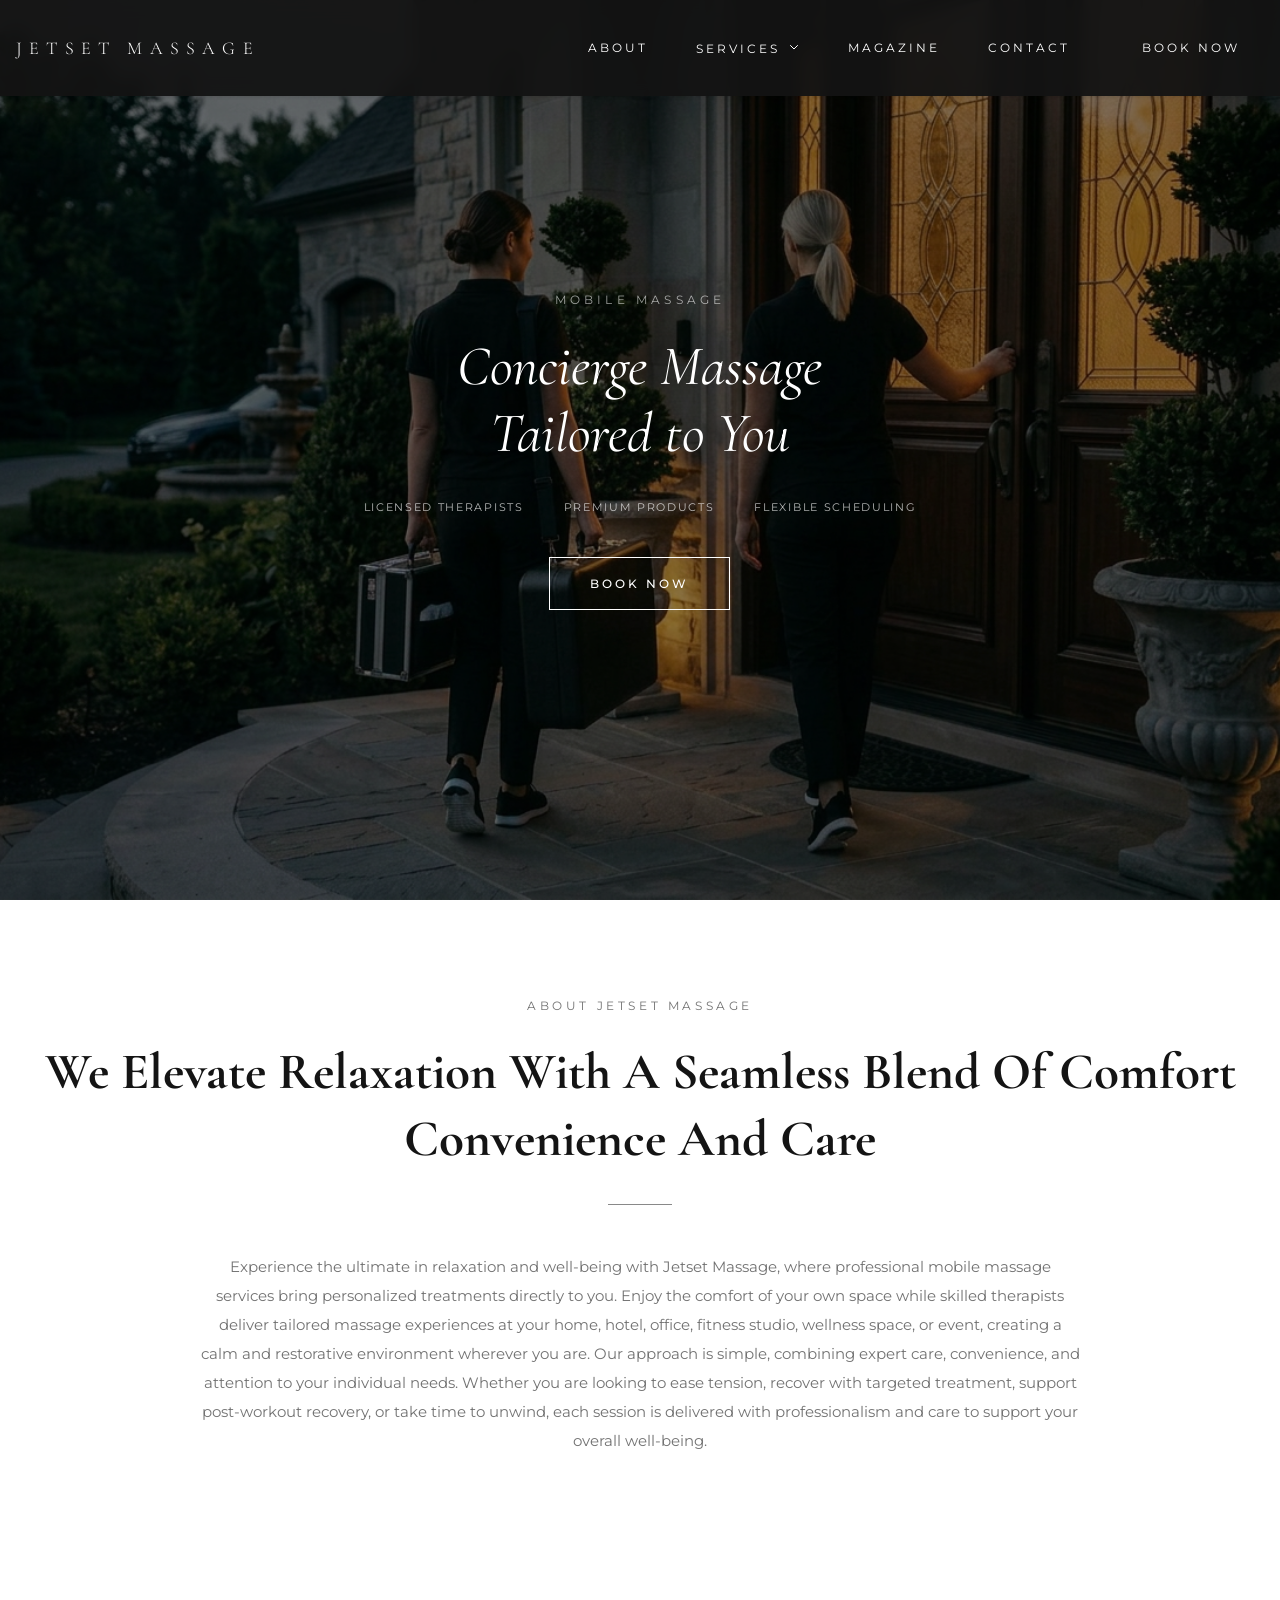
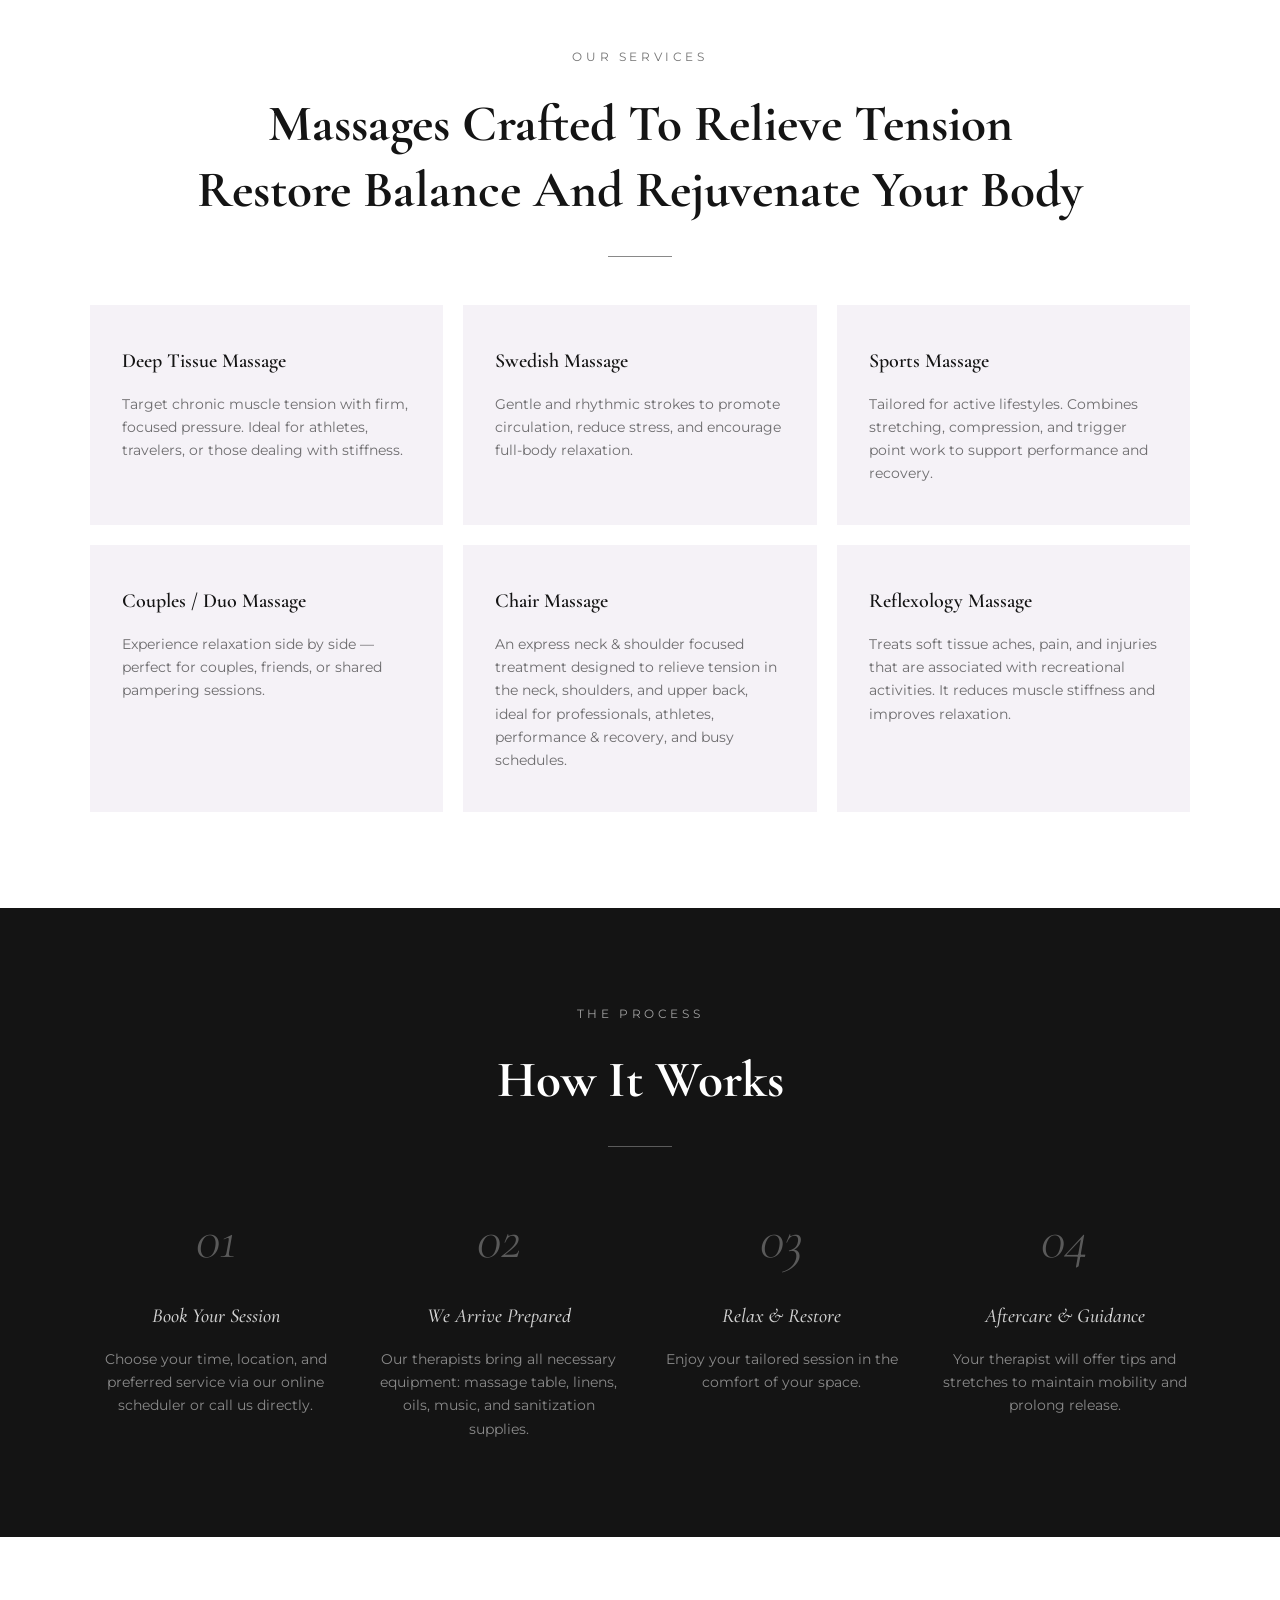
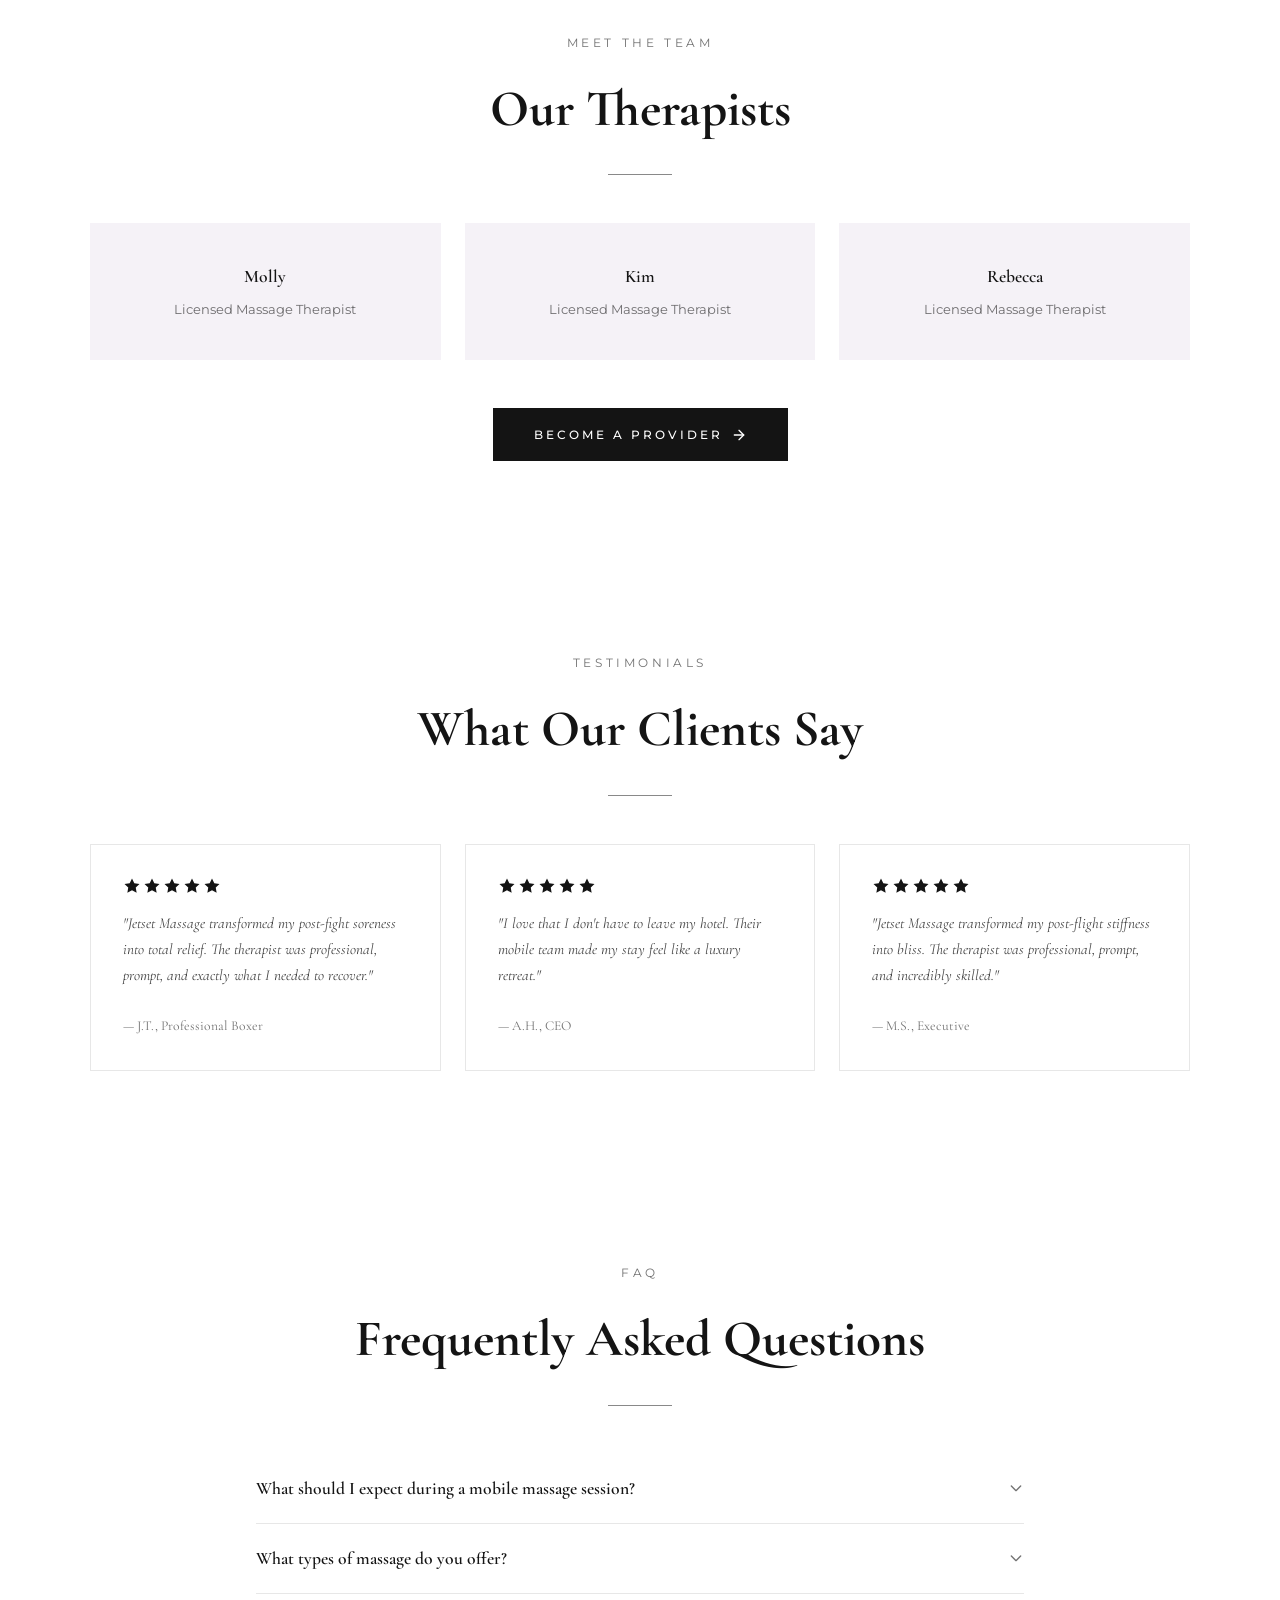
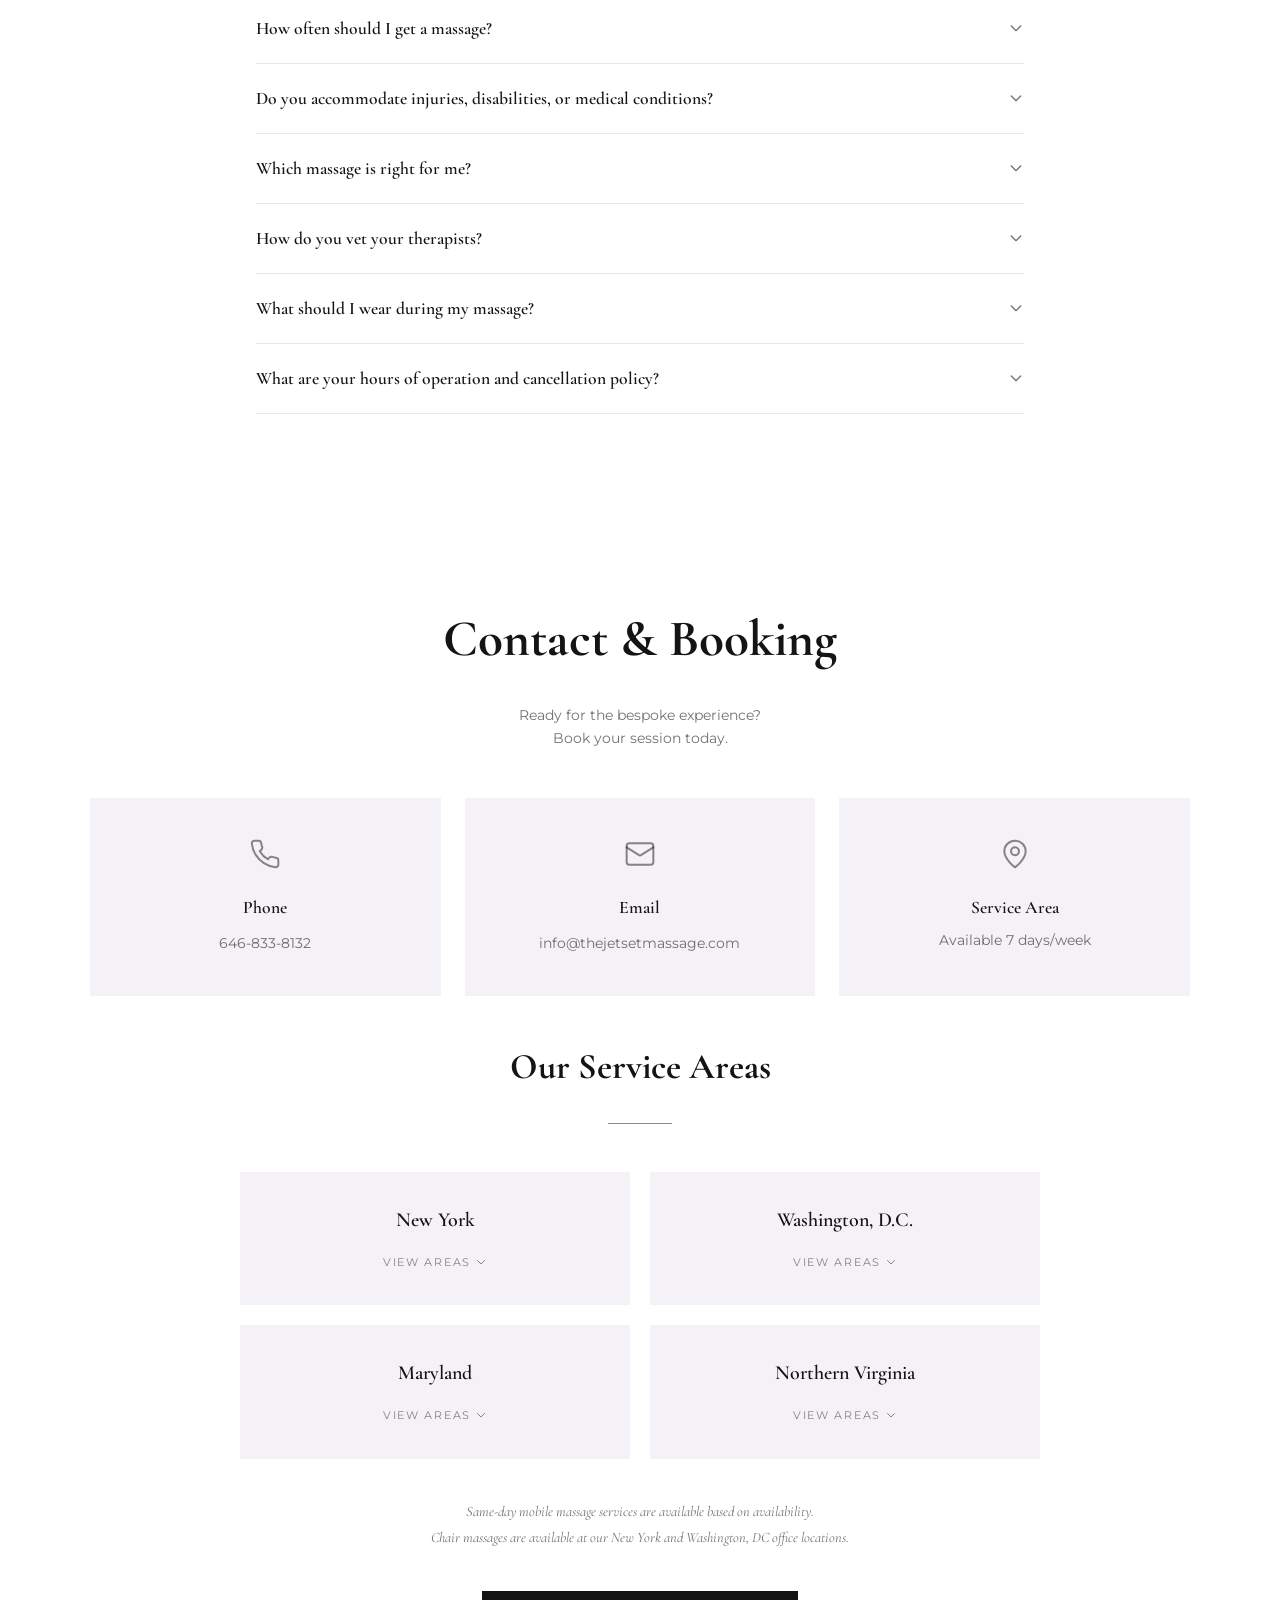
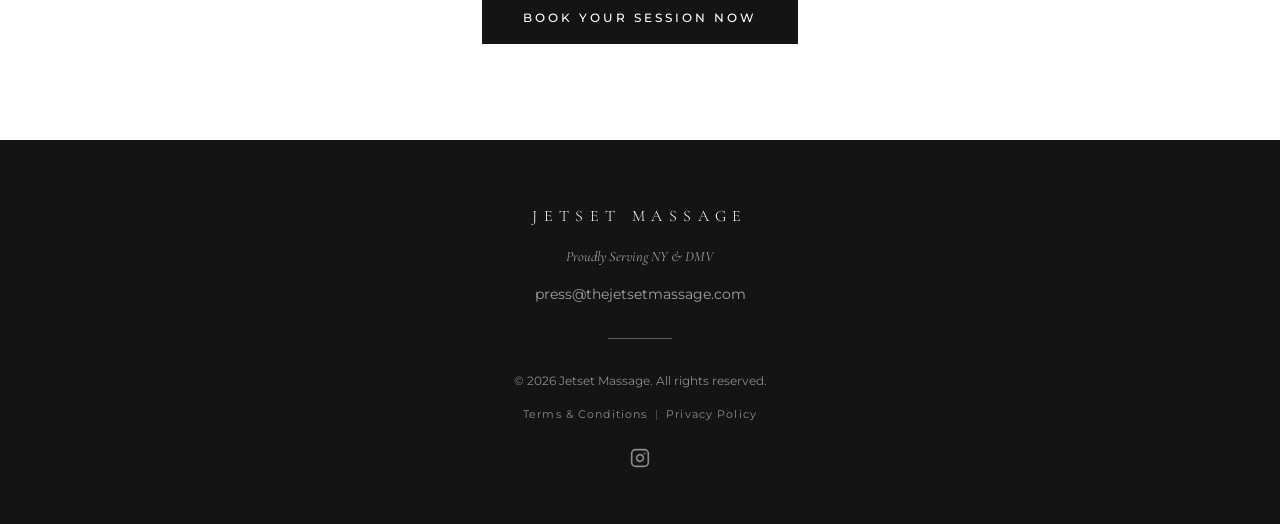
<file: index.html>
<!DOCTYPE html>
<html lang="en">
<head>
  <meta charset="UTF-8">
  <meta name="viewport" content="width=device-width, initial-scale=1.0">
  <title>Jetset Massage - Top Mobile Massage in NYC, Maryland, Virginia &amp; DC</title>
  <meta name="description" content="Top mobile massage services in New York City, Maryland, Northern Virginia & Washington DC. In-home, hotel & office massage by licensed therapists. Book today!">
  <meta name="author" content="Jetset Massage LLC">
  <meta name="keywords" content="mobile massage New York, massage therapist NYC, in-home massage Manhattan, hotel massage Brooklyn, massage Queens, mobile massage Washington DC, massage therapist Maryland, massage Northern Virginia, corporate massage DMV, mobile spa services, on-demand massage NYC, luxury massage DC">
  <meta property="og:title" content="Jetset Massage - Top Mobile Massage in NYC, Maryland, Virginia & DC">
  <meta property="og:description" content="Premium mobile massage services in New York, Maryland, Virginia & Washington DC. Licensed therapists deliver spa-quality massage to your home, hotel, or office.">
  <meta property="og:type" content="website">
  <meta name="twitter:card" content="summary_large_image">
  <meta name="twitter:title" content="Jetset Massage - Top Mobile Massage in NYC, Maryland, Virginia & DC">
  <meta name="twitter:description" content="Premium mobile massage services in New York, Maryland, Virginia & Washington DC. Licensed therapists deliver spa-quality massage to your home, hotel, or office.">
  <link rel="stylesheet" href="css/styles.css">
</head>
<body>

  <!-- Navbar -->
  <nav class="navbar">
    <div class="container">
      <a href="/" class="navbar-logo">Jetset Massage</a>
      <div class="navbar-links">
        <a href="#about">About</a>
        <div class="nav-dropdown">
          <button>Services <svg class="nav-chevron" fill="none" viewBox="0 0 24 24" stroke="currentColor"><path stroke-linecap="round" stroke-linejoin="round" stroke-width="2" d="M19 9l-7 7-7-7"/></svg></button>
          <div class="nav-dropdown-menu">
            <a href="services/deep-tissue-massage.html">Deep Tissue Massage</a>
            <a href="services/swedish-massage.html">Swedish Massage</a>
            <a href="services/sports-massage.html">Sports Massage</a>
            <a href="services/couples-massage.html">Couples / Duo Massage</a>
            <a href="services/chair-massage.html">Chair Massage</a>
            <a href="services/reflexology-massage.html">Reflexology Massage</a>
          </div>
        </div>
        <a href="https://magazine.thejetsetmassage.com" target="_blank" rel="noopener noreferrer">Magazine</a>
        <a href="#contact">Contact</a>
        <a href="services.html" class="btn-book">Book Now</a>
      </div>
      <button class="hamburger" aria-label="Toggle menu">
        <svg xmlns="http://www.w3.org/2000/svg" width="24" height="24" viewBox="0 0 24 24" fill="none" stroke="currentColor" stroke-width="2" stroke-linecap="round" stroke-linejoin="round"><line x1="3" y1="12" x2="21" y2="12"/><line x1="3" y1="6" x2="21" y2="6"/><line x1="3" y1="18" x2="21" y2="18"/></svg>
      </button>
    </div>
  </nav>

  <!-- Mobile Menu -->
  <div class="mobile-menu">
    <a href="#about">About</a>
    <button class="mobile-services-toggle">Services</button>
    <div class="mobile-services-sub">
      <a href="services/deep-tissue-massage.html">Deep Tissue Massage</a>
      <a href="services/swedish-massage.html">Swedish Massage</a>
      <a href="services/sports-massage.html">Sports Massage</a>
      <a href="services/couples-massage.html">Couples / Duo Massage</a>
      <a href="services/chair-massage.html">Chair Massage</a>
      <a href="services/reflexology-massage.html">Reflexology Massage</a>
    </div>
    <a href="https://magazine.thejetsetmassage.com" target="_blank" rel="noopener noreferrer">Magazine</a>
    <a href="#contact">Contact</a>
    <a href="services.html" class="btn-book" style="display:inline-block;text-align:center;margin-top:1rem;">Book Now</a>
  </div>

  <!-- Hero -->
  <section class="hero">
    <div class="hero-bg">
      <img src="assets/hero-massage.jpg" alt="Luxurious massage therapy environment" loading="eager">
    </div>
    <div class="hero-content">
      <p class="hero-label">Mobile Massage</p>
      <h1>Concierge Massage<br>Tailored to You</h1>
      <div class="hero-features">
        <span>Licensed Therapists</span>
        <span>Premium Products</span>
        <span>Flexible Scheduling</span>
      </div>
      <a href="services.html" class="btn-primary">Book Now</a>
    </div>
  </section>

  <!-- About -->
  <section class="about" id="about">
    <div class="container">
      <div class="fade-up">
        <p class="section-label">About Jetset Massage</p>
        <h2 class="section-title">We Elevate Relaxation With A Seamless Blend Of Comfort Convenience And Care</h2>
        <div class="section-divider"></div>
      </div>
      <p class="about-text fade-up">Experience the ultimate in relaxation and well-being with Jetset Massage, where professional mobile massage services bring personalized treatments directly to you. Enjoy the comfort of your own space while skilled therapists deliver tailored massage experiences at your home, hotel, office, fitness studio, wellness space, or event, creating a calm and restorative environment wherever you are. Our approach is simple, combining expert care, convenience, and attention to your individual needs. Whether you are looking to ease tension, recover with targeted treatment, support post-workout recovery, or take time to unwind, each session is delivered with professionalism and care to support your overall well-being.</p>
    </div>
  </section>

  <!-- Services -->
  <section id="services">
    <div class="container">
      <div class="fade-up">
        <p class="section-label">Our Services</p>
        <h2 class="section-title">Massages Crafted To Relieve Tension<br>Restore Balance And Rejuvenate Your Body</h2>
        <div class="section-divider"></div>
      </div>
      <div class="services-grid fade-up">
        <a href="services/deep-tissue-massage.html" class="service-card">
          <h3>Deep Tissue Massage</h3>
          <p>Target chronic muscle tension with firm, focused pressure. Ideal for athletes, travelers, or those dealing with stiffness.</p>
        </a>
        <a href="services/swedish-massage.html" class="service-card">
          <h3>Swedish Massage</h3>
          <p>Gentle and rhythmic strokes to promote circulation, reduce stress, and encourage full-body relaxation.</p>
        </a>
        <a href="services/sports-massage.html" class="service-card">
          <h3>Sports Massage</h3>
          <p>Tailored for active lifestyles. Combines stretching, compression, and trigger point work to support performance and recovery.</p>
        </a>
        <a href="services/couples-massage.html" class="service-card">
          <h3>Couples / Duo Massage</h3>
          <p>Experience relaxation side by side &mdash; perfect for couples, friends, or shared pampering sessions.</p>
        </a>
        <a href="services/chair-massage.html" class="service-card">
          <h3>Chair Massage</h3>
          <p>An express neck &amp; shoulder focused treatment designed to relieve tension in the neck, shoulders, and upper back, ideal for professionals, athletes, performance &amp; recovery, and busy schedules.</p>
        </a>
        <a href="services/reflexology-massage.html" class="service-card">
          <h3>Reflexology Massage</h3>
          <p>Treats soft tissue aches, pain, and injuries that are associated with recreational activities. It reduces muscle stiffness and improves relaxation.</p>
        </a>
      </div>
    </div>
  </section>

  <!-- How It Works -->
  <section class="how-it-works">
    <div class="container">
      <div class="fade-up">
        <p class="section-label">The Process</p>
        <h2 class="section-title">How It Works</h2>
        <div class="section-divider"></div>
      </div>
      <div class="steps-grid fade-up">
        <div class="step">
          <div class="step-number">01</div>
          <h3>Book Your Session</h3>
          <p>Choose your time, location, and preferred service via our online scheduler or call us directly.</p>
        </div>
        <div class="step">
          <div class="step-number">02</div>
          <h3>We Arrive Prepared</h3>
          <p>Our therapists bring all necessary equipment: massage table, linens, oils, music, and sanitization supplies.</p>
        </div>
        <div class="step">
          <div class="step-number">03</div>
          <h3>Relax &amp; Restore</h3>
          <p>Enjoy your tailored session in the comfort of your space.</p>
        </div>
        <div class="step">
          <div class="step-number">04</div>
          <h3>Aftercare &amp; Guidance</h3>
          <p>Your therapist will offer tips and stretches to maintain mobility and prolong release.</p>
        </div>
      </div>
    </div>
  </section>

  <!-- Therapists -->
  <section id="team">
    <div class="container">
      <div class="fade-up">
        <p class="section-label">Meet The Team</p>
        <h2 class="section-title">Our Therapists</h2>
        <div class="section-divider"></div>
      </div>
      <div class="therapists-slider fade-up">
        <div class="therapist-card">
          <h3>Molly</h3>
          <p>Licensed Massage Therapist</p>
        </div>
        <div class="therapist-card">
          <h3>Kim</h3>
          <p>Licensed Massage Therapist</p>
        </div>
        <div class="therapist-card">
          <h3>Rebecca</h3>
          <p>Licensed Massage Therapist</p>
        </div>
      </div>
      <a href="become-a-provider.html" class="btn-provider fade-up">Become a Provider <svg xmlns="http://www.w3.org/2000/svg" width="16" height="16" viewBox="0 0 24 24" fill="none" stroke="currentColor" stroke-width="2" stroke-linecap="round" stroke-linejoin="round"><path d="M5 12h14"/><path d="m12 5 7 7-7 7"/></svg></a>
    </div>
  </section>

  <!-- Testimonials -->
  <section>
    <div class="container">
      <div class="fade-up">
        <p class="section-label">Testimonials</p>
        <h2 class="section-title">What Our Clients Say</h2>
        <div class="section-divider"></div>
      </div>
      <div class="testimonials-grid fade-up">
        <div class="testimonial-card">
          <div class="stars">
            <svg viewBox="0 0 24 24"><path d="M12 2l3.09 6.26L22 9.27l-5 4.87 1.18 6.88L12 17.77l-6.18 3.25L7 14.14 2 9.27l6.91-1.01L12 2z"/></svg>
            <svg viewBox="0 0 24 24"><path d="M12 2l3.09 6.26L22 9.27l-5 4.87 1.18 6.88L12 17.77l-6.18 3.25L7 14.14 2 9.27l6.91-1.01L12 2z"/></svg>
            <svg viewBox="0 0 24 24"><path d="M12 2l3.09 6.26L22 9.27l-5 4.87 1.18 6.88L12 17.77l-6.18 3.25L7 14.14 2 9.27l6.91-1.01L12 2z"/></svg>
            <svg viewBox="0 0 24 24"><path d="M12 2l3.09 6.26L22 9.27l-5 4.87 1.18 6.88L12 17.77l-6.18 3.25L7 14.14 2 9.27l6.91-1.01L12 2z"/></svg>
            <svg viewBox="0 0 24 24"><path d="M12 2l3.09 6.26L22 9.27l-5 4.87 1.18 6.88L12 17.77l-6.18 3.25L7 14.14 2 9.27l6.91-1.01L12 2z"/></svg>
          </div>
          <blockquote>"Jetset Massage transformed my post-fight soreness into total relief. The therapist was professional, prompt, and exactly what I needed to recover."</blockquote>
          <cite>&mdash; J.T., Professional Boxer</cite>
        </div>
        <div class="testimonial-card">
          <div class="stars">
            <svg viewBox="0 0 24 24"><path d="M12 2l3.09 6.26L22 9.27l-5 4.87 1.18 6.88L12 17.77l-6.18 3.25L7 14.14 2 9.27l6.91-1.01L12 2z"/></svg>
            <svg viewBox="0 0 24 24"><path d="M12 2l3.09 6.26L22 9.27l-5 4.87 1.18 6.88L12 17.77l-6.18 3.25L7 14.14 2 9.27l6.91-1.01L12 2z"/></svg>
            <svg viewBox="0 0 24 24"><path d="M12 2l3.09 6.26L22 9.27l-5 4.87 1.18 6.88L12 17.77l-6.18 3.25L7 14.14 2 9.27l6.91-1.01L12 2z"/></svg>
            <svg viewBox="0 0 24 24"><path d="M12 2l3.09 6.26L22 9.27l-5 4.87 1.18 6.88L12 17.77l-6.18 3.25L7 14.14 2 9.27l6.91-1.01L12 2z"/></svg>
            <svg viewBox="0 0 24 24"><path d="M12 2l3.09 6.26L22 9.27l-5 4.87 1.18 6.88L12 17.77l-6.18 3.25L7 14.14 2 9.27l6.91-1.01L12 2z"/></svg>
          </div>
          <blockquote>"I love that I don't have to leave my hotel. Their mobile team made my stay feel like a luxury retreat."</blockquote>
          <cite>&mdash; A.H., CEO</cite>
        </div>
        <div class="testimonial-card">
          <div class="stars">
            <svg viewBox="0 0 24 24"><path d="M12 2l3.09 6.26L22 9.27l-5 4.87 1.18 6.88L12 17.77l-6.18 3.25L7 14.14 2 9.27l6.91-1.01L12 2z"/></svg>
            <svg viewBox="0 0 24 24"><path d="M12 2l3.09 6.26L22 9.27l-5 4.87 1.18 6.88L12 17.77l-6.18 3.25L7 14.14 2 9.27l6.91-1.01L12 2z"/></svg>
            <svg viewBox="0 0 24 24"><path d="M12 2l3.09 6.26L22 9.27l-5 4.87 1.18 6.88L12 17.77l-6.18 3.25L7 14.14 2 9.27l6.91-1.01L12 2z"/></svg>
            <svg viewBox="0 0 24 24"><path d="M12 2l3.09 6.26L22 9.27l-5 4.87 1.18 6.88L12 17.77l-6.18 3.25L7 14.14 2 9.27l6.91-1.01L12 2z"/></svg>
            <svg viewBox="0 0 24 24"><path d="M12 2l3.09 6.26L22 9.27l-5 4.87 1.18 6.88L12 17.77l-6.18 3.25L7 14.14 2 9.27l6.91-1.01L12 2z"/></svg>
          </div>
          <blockquote>"Jetset Massage transformed my post-flight stiffness into bliss. The therapist was professional, prompt, and incredibly skilled."</blockquote>
          <cite>&mdash; M.S., Executive</cite>
        </div>
      </div>
    </div>
  </section>

  <!-- FAQ -->
  <section id="faq">
    <div class="container">
      <div class="fade-up">
        <p class="section-label">FAQ</p>
        <h2 class="section-title">Frequently Asked Questions</h2>
        <div class="section-divider"></div>
      </div>
      <div class="faq-list fade-up">
        <div class="faq-item">
          <button class="faq-question">What should I expect during a mobile massage session? <svg fill="none" viewBox="0 0 24 24" stroke="currentColor"><path stroke-linecap="round" stroke-linejoin="round" stroke-width="2" d="M19 9l-7 7-7-7"/></svg></button>
          <div class="faq-answer"><p>Your therapist will arrive fully equipped with a professional massage table, fresh linens, and premium oils to create a serene, spa-like experience in your home, hotel, or preferred location. After a brief consultation to understand your needs, your therapist will step out to allow you to undress in privacy. Each session is fully customized to your preferences, with treatments typically lasting between 40 and 60 minutes.</p></div>
        </div>
        <div class="faq-item">
          <button class="faq-question">What types of massage do you offer? <svg fill="none" viewBox="0 0 24 24" stroke="currentColor"><path stroke-linecap="round" stroke-linejoin="round" stroke-width="2" d="M19 9l-7 7-7-7"/></svg></button>
          <div class="faq-answer"><p>Jetset Massage offers a curated selection of treatments, including Swedish massage, deep tissue, sports, and more. Every session is tailored to your body, your goals, and your level of comfort. All services are delivered by licensed professionals in a setting that feels effortless and indulgent.</p></div>
        </div>
        <div class="faq-item">
          <button class="faq-question">How often should I get a massage? <svg fill="none" viewBox="0 0 24 24" stroke="currentColor"><path stroke-linecap="round" stroke-linejoin="round" stroke-width="2" d="M19 9l-7 7-7-7"/></svg></button>
          <div class="faq-answer"><p>Frequency depends on your lifestyle and wellness goals. Many clients benefit from sessions every one to two weeks for stress management, recovery, and overall well-being. Consistency enhances results, whether you are maintaining relaxation or addressing chronic tension.</p></div>
        </div>
        <div class="faq-item">
          <button class="faq-question">Do you accommodate injuries, disabilities, or medical conditions? <svg fill="none" viewBox="0 0 24 24" stroke="currentColor"><path stroke-linecap="round" stroke-linejoin="round" stroke-width="2" d="M19 9l-7 7-7-7"/></svg></button>
          <div class="faq-answer"><p>Yes. Jetset Massage clients who use this service to book a massage on their own behalf should consult a physician (if needed) as to whether massage services is appropriate. In some cases, massage therapist may refuse to provide services for the client's safety and well-being.</p></div>
        </div>
        <div class="faq-item">
          <button class="faq-question">Which massage is right for me? <svg fill="none" viewBox="0 0 24 24" stroke="currentColor"><path stroke-linecap="round" stroke-linejoin="round" stroke-width="2" d="M19 9l-7 7-7-7"/></svg></button>
          <div class="faq-answer"><p>Our licensed therapists are trained to guide you. Whether you are looking to relax, recover, or target specific concerns, we will recommend the best treatment for you. From calming, restorative sessions to more therapeutic, deep pressure work, your experience is always personalized.</p></div>
        </div>
        <div class="faq-item">
          <button class="faq-question">How do you vet your therapists? <svg fill="none" viewBox="0 0 24 24" stroke="currentColor"><path stroke-linecap="round" stroke-linejoin="round" stroke-width="2" d="M19 9l-7 7-7-7"/></svg></button>
          <div class="faq-answer"><p>Every Jetset Massage therapist undergoes a rigorous selection process. This includes professional credential verification, background checks, and evaluation based on skill, experience, and client care standards.</p></div>
        </div>
        <div class="faq-item">
          <button class="faq-question">What should I wear during my massage? <svg fill="none" viewBox="0 0 24 24" stroke="currentColor"><path stroke-linecap="round" stroke-linejoin="round" stroke-width="2" d="M19 9l-7 7-7-7"/></svg></button>
          <div class="faq-answer"><p>Your comfort is our priority. Most clients choose to undress to their level of comfort, typically to underwear. You will always be professionally draped throughout the session, with only the area being worked on exposed. For hygiene and policy reasons, underwear is required on the lower body.</p></div>
        </div>
        <div class="faq-item">
          <button class="faq-question">What are your hours of operation and cancellation policy? <svg fill="none" viewBox="0 0 24 24" stroke="currentColor"><path stroke-linecap="round" stroke-linejoin="round" stroke-width="2" d="M19 9l-7 7-7-7"/></svg></button>
          <div class="faq-answer"><p>We are open daily from 10:00 a.m. to 8:00 p.m. Monday through Friday (last booking at 7:00 p.m.) and 10:00 a.m. to 6:00 p.m. on Saturday and Sunday (last booking at 5:00 p.m.). Event bookings have different hours and scheduling. Cancellations made more than 12 hours in advance are complimentary. Within 12 hours, a 50 percent fee applies, and within 1 hour, the session is charged in full. Rescheduling is complimentary up to 6 hours in advance, 25 percent within 6 to 1 hours, and 50 percent within 1 hour.</p></div>
        </div>
      </div>
    </div>
  </section>

  <!-- Contact & Booking -->
  <section class="contact" id="contact">
    <div class="container">
      <div class="fade-up">
        <h2 class="section-title">Contact &amp; Booking</h2>
        <p style="text-align:center;font-family:var(--font-sans);font-size:0.9rem;color:var(--text-60);margin-bottom:3rem;">Ready for the bespoke experience?<br>Book your session today.</p>
      </div>
      <div class="contact-cards fade-up">
        <div class="contact-card">
          <svg xmlns="http://www.w3.org/2000/svg" width="32" height="32" viewBox="0 0 24 24" fill="none" stroke="currentColor" stroke-width="1.5" stroke-linecap="round" stroke-linejoin="round"><path d="M22 16.92v3a2 2 0 0 1-2.18 2 19.79 19.79 0 0 1-8.63-3.07 19.5 19.5 0 0 1-6-6 19.79 19.79 0 0 1-3.07-8.67A2 2 0 0 1 4.11 2h3a2 2 0 0 1 2 1.72 12.84 12.84 0 0 0 .7 2.81 2 2 0 0 1-.45 2.11L8.09 9.91a16 16 0 0 0 6 6l1.27-1.27a2 2 0 0 1 2.11-.45 12.84 12.84 0 0 0 2.81.7A2 2 0 0 1 22 16.92z"/></svg>
          <h3>Phone</h3>
          <a href="tel:+16468338132">646-833-8132</a>
        </div>
        <div class="contact-card">
          <svg xmlns="http://www.w3.org/2000/svg" width="32" height="32" viewBox="0 0 24 24" fill="none" stroke="currentColor" stroke-width="1.5" stroke-linecap="round" stroke-linejoin="round"><rect width="20" height="16" x="2" y="4" rx="2"/><path d="m22 7-8.97 5.7a1.94 1.94 0 0 1-2.06 0L2 7"/></svg>
          <h3>Email</h3>
          <a href="mailto:info@thejetsetmassage.com">info@thejetsetmassage.com</a>
        </div>
        <div class="contact-card">
          <svg xmlns="http://www.w3.org/2000/svg" width="32" height="32" viewBox="0 0 24 24" fill="none" stroke="currentColor" stroke-width="1.5" stroke-linecap="round" stroke-linejoin="round"><path d="M20 10c0 6-8 12-8 12s-8-6-8-12a8 8 0 0 1 16 0Z"/><circle cx="12" cy="10" r="3"/></svg>
          <h3>Service Area</h3>
          <p>Available 7 days/week</p>
        </div>
      </div>

      <!-- Service Areas -->
      <div class="fade-up">
        <h3 class="section-title" style="font-size:clamp(1.5rem,3vw,2.25rem);">Our Service Areas</h3>
        <div class="section-divider"></div>
      </div>
      <div class="areas-grid fade-up">
        <div class="area-card">
          <h3>New York</h3>
          <button class="area-toggle">View Areas <svg fill="none" viewBox="0 0 24 24" stroke="currentColor"><path stroke-linecap="round" stroke-linejoin="round" stroke-width="2" d="M19 9l-7 7-7-7"/></svg></button>
          <div class="area-details">
            <p>Manhattan: Upper East Side, SoHo, Tribeca, Midtown, Chelsea, West Village, Financial District. Queens: Long Island City. Brooklyn: Brooklyn Heights and surrounding areas.</p>
          </div>
        </div>
        <div class="area-card">
          <h3>Washington, D.C.</h3>
          <button class="area-toggle">View Areas <svg fill="none" viewBox="0 0 24 24" stroke="currentColor"><path stroke-linecap="round" stroke-linejoin="round" stroke-width="2" d="M19 9l-7 7-7-7"/></svg></button>
          <div class="area-details">
            <p>Downtown D.C., Penn Quarter, Chinatown, Federal Triangle, Dupont Circle, Embassy Row, Kalorama, Georgetown, Capitol Hill, Eastern Market, and more.</p>
          </div>
        </div>
        <div class="area-card">
          <h3>Maryland</h3>
          <button class="area-toggle">View Areas <svg fill="none" viewBox="0 0 24 24" stroke="currentColor"><path stroke-linecap="round" stroke-linejoin="round" stroke-width="2" d="M19 9l-7 7-7-7"/></svg></button>
          <div class="area-details">
            <p>Bethesda, Woodmont Triangle, Chevy Chase, and surrounding areas.</p>
          </div>
        </div>
        <div class="area-card">
          <h3>Northern Virginia</h3>
          <button class="area-toggle">View Areas <svg fill="none" viewBox="0 0 24 24" stroke="currentColor"><path stroke-linecap="round" stroke-linejoin="round" stroke-width="2" d="M19 9l-7 7-7-7"/></svg></button>
          <div class="area-details">
            <p>Arlington, Clarendon, Ballston, Rosslyn, Crystal City, and surrounding areas.</p>
          </div>
        </div>
      </div>
      <p class="availability-note">Same-day mobile massage services are available based on availability.<br>Chair massages are available at our New York and Washington, DC office locations.</p>
      <div class="cta-center">
        <a href="services.html" class="btn-dark">Book Your Session Now</a>
      </div>
    </div>
  </section>

  <!-- Footer -->
  <footer class="footer">
    <div class="container">
      <div class="footer-logo">Jetset Massage</div>
      <p class="footer-tagline">Proudly Serving NY &amp; DMV</p>
      <p class="footer-email"><a href="mailto:press@thejetsetmassage.com">press@thejetsetmassage.com</a></p>
      <div class="footer-divider"></div>
      <p class="footer-copy">&copy; 2026 Jetset Massage. All rights reserved.</p>
      <div class="footer-legal">
        <a href="terms-and-conditions.html">Terms &amp; Conditions</a>
        <span>|</span>
        <a href="privacy-policy.html">Privacy Policy</a>
      </div>
      <div class="footer-social">
        <a href="https://www.instagram.com/thejetsetmassage/" target="_blank" rel="noopener noreferrer" aria-label="Instagram">
          <svg xmlns="http://www.w3.org/2000/svg" width="20" height="20" viewBox="0 0 24 24" fill="none" stroke="currentColor" stroke-width="2" stroke-linecap="round" stroke-linejoin="round"><rect width="20" height="20" x="2" y="2" rx="5" ry="5"/><path d="M16 11.37A4 4 0 1 1 12.63 8 4 4 0 0 1 16 11.37z"/><line x1="17.5" x2="17.51" y1="6.5" y2="6.5"/></svg>
        </a>
      </div>
    </div>
  </footer>

  <script src="js/main.js"></script>
</body>
</html>
</file>
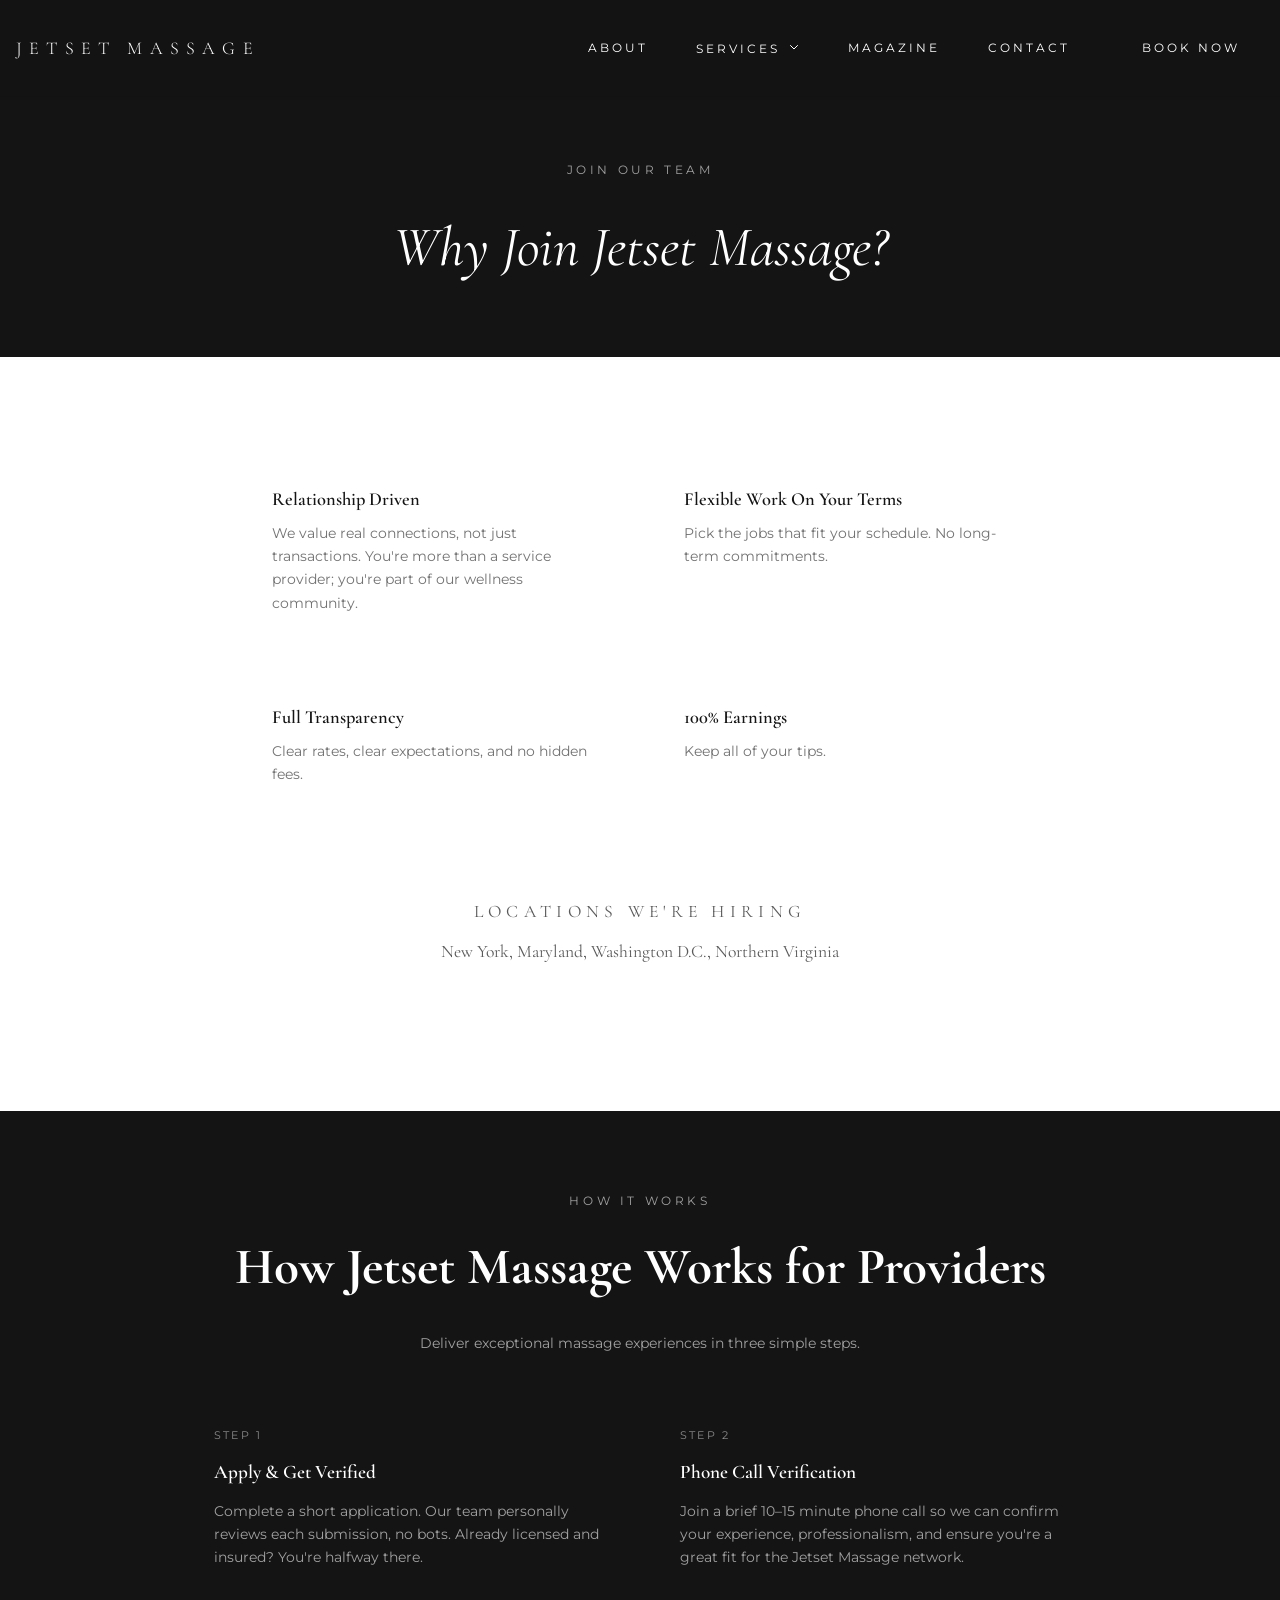
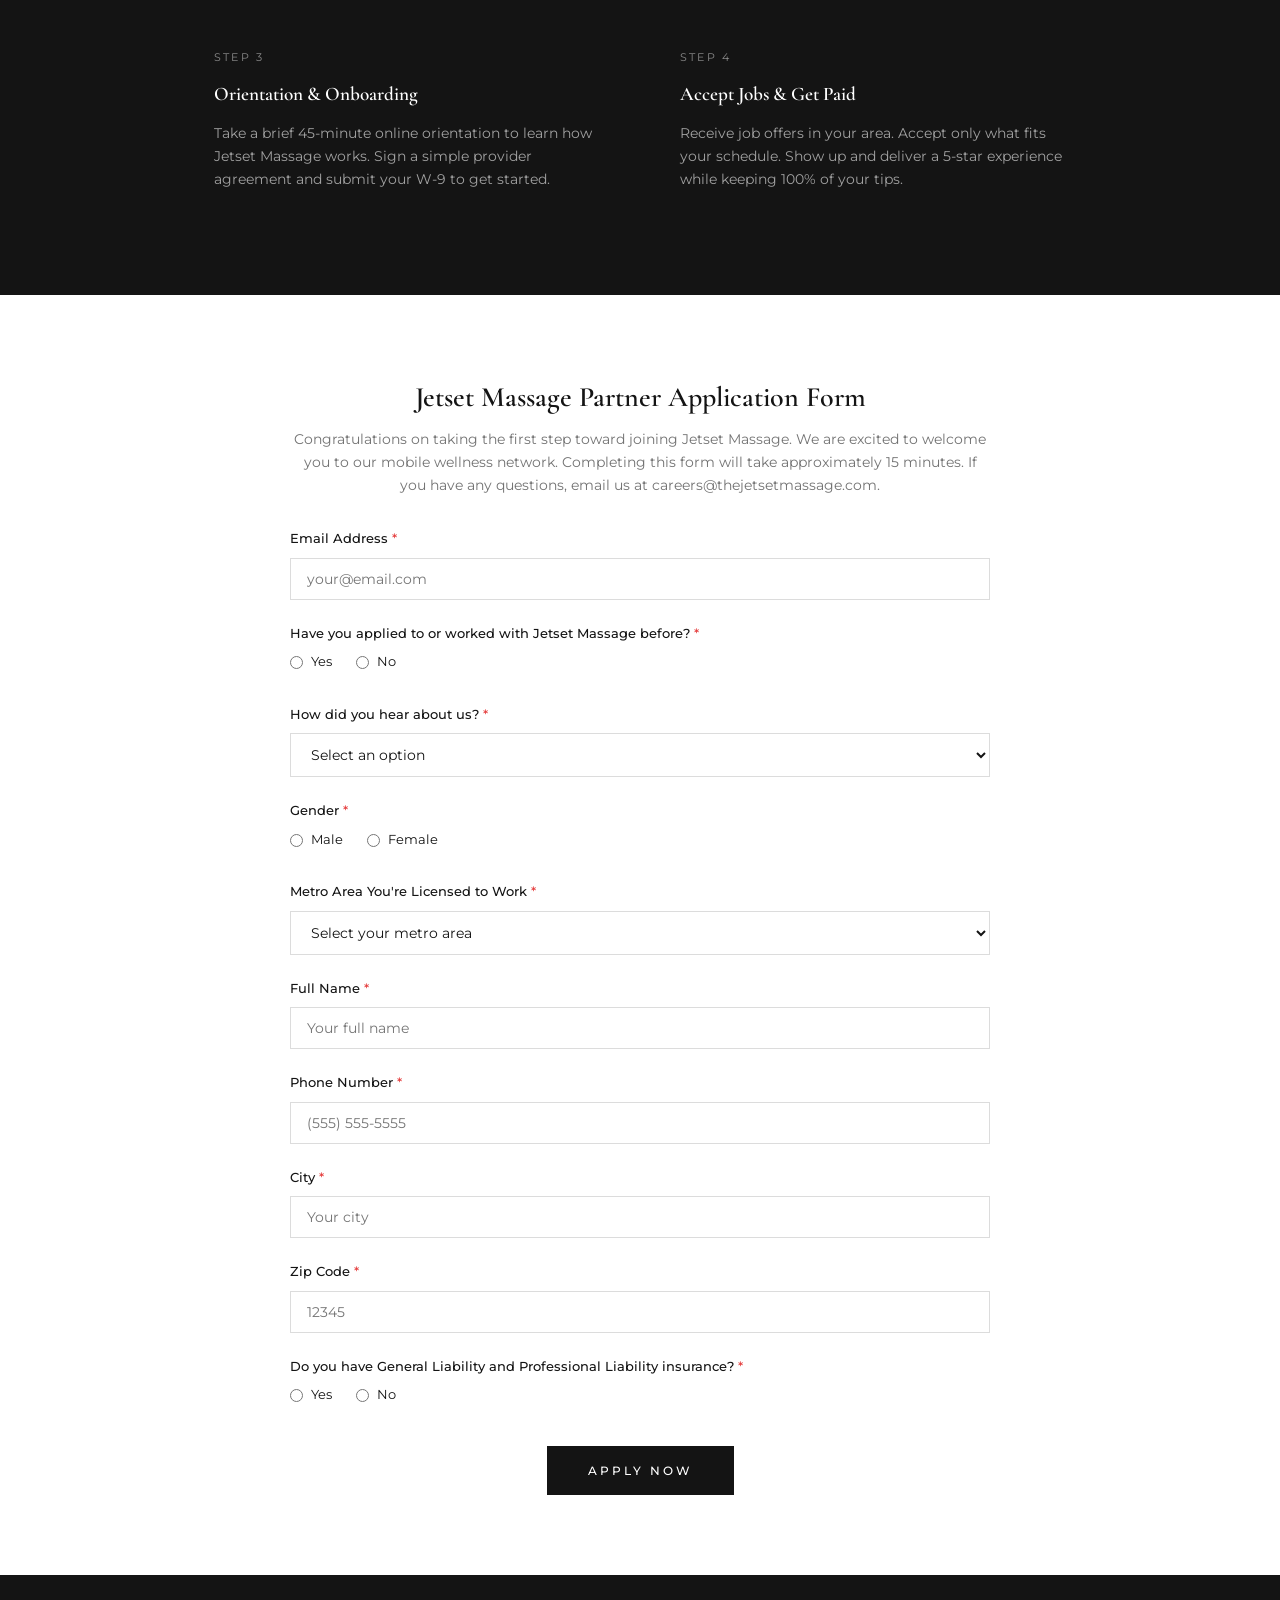
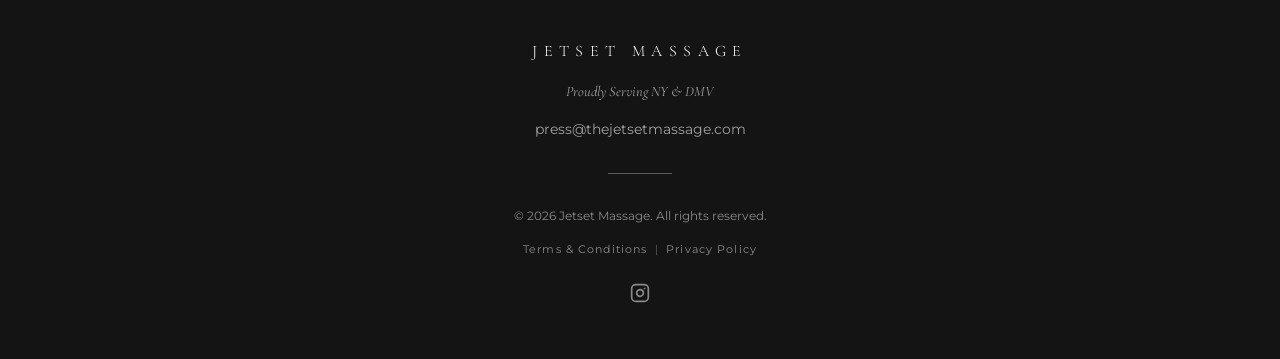
<file: become-a-provider.html>
<!DOCTYPE html>
<html lang="en">
<head>
  <meta charset="UTF-8">
  <meta name="viewport" content="width=device-width, initial-scale=1.0">
  <title>Become a Provider | Jetset Massage</title>
  <meta name="description" content="Join the Jetset Massage team. Apply to become a licensed massage therapist provider in New York, Maryland, Virginia or Washington DC.">
  <link rel="stylesheet" href="css/styles.css">
</head>
<body>

  <nav class="navbar">
    <div class="container">
      <a href="/" class="navbar-logo">Jetset Massage</a>
      <div class="navbar-links">
        <a href="index.html#about">About</a>
        <div class="nav-dropdown">
          <button>Services <svg class="nav-chevron" fill="none" viewBox="0 0 24 24" stroke="currentColor"><path stroke-linecap="round" stroke-linejoin="round" stroke-width="2" d="M19 9l-7 7-7-7"/></svg></button>
          <div class="nav-dropdown-menu">
            <a href="services/deep-tissue-massage.html">Deep Tissue Massage</a>
            <a href="services/swedish-massage.html">Swedish Massage</a>
            <a href="services/sports-massage.html">Sports Massage</a>
            <a href="services/couples-massage.html">Couples / Duo Massage</a>
            <a href="services/chair-massage.html">Chair Massage</a>
            <a href="services/reflexology-massage.html">Reflexology Massage</a>
          </div>
        </div>
        <a href="https://magazine.thejetsetmassage.com" target="_blank" rel="noopener noreferrer">Magazine</a>
        <a href="index.html#contact">Contact</a>
        <a href="services.html" class="btn-book">Book Now</a>
      </div>
      <button class="hamburger" aria-label="Toggle menu">
        <svg xmlns="http://www.w3.org/2000/svg" width="24" height="24" viewBox="0 0 24 24" fill="none" stroke="currentColor" stroke-width="2" stroke-linecap="round" stroke-linejoin="round"><line x1="3" y1="12" x2="21" y2="12"/><line x1="3" y1="6" x2="21" y2="6"/><line x1="3" y1="18" x2="21" y2="18"/></svg>
      </button>
    </div>
  </nav>

  <div class="mobile-menu">
    <a href="index.html#about">About</a>
    <button class="mobile-services-toggle">Services</button>
    <div class="mobile-services-sub">
      <a href="services/deep-tissue-massage.html">Deep Tissue Massage</a>
      <a href="services/swedish-massage.html">Swedish Massage</a>
      <a href="services/sports-massage.html">Sports Massage</a>
      <a href="services/couples-massage.html">Couples / Duo Massage</a>
      <a href="services/chair-massage.html">Chair Massage</a>
      <a href="services/reflexology-massage.html">Reflexology Massage</a>
    </div>
    <a href="https://magazine.thejetsetmassage.com" target="_blank" rel="noopener noreferrer">Magazine</a>
    <a href="index.html#contact">Contact</a>
    <a href="services.html" class="btn-book" style="display:inline-block;text-align:center;margin-top:1rem;">Book Now</a>
  </div>

  <!-- Hero -->
  <section class="provider-hero">
    <div class="container">
      <p class="section-label">Join Our Team</p>
      <h1>Why Join Jetset Massage?</h1>
    </div>
  </section>

  <!-- Benefits -->
  <section>
    <div class="container">
      <div class="benefits-grid fade-up">
        <div class="benefit-card">
          <h3>Relationship Driven</h3>
          <p>We value real connections, not just transactions. You're more than a service provider; you're part of our wellness community.</p>
        </div>
        <div class="benefit-card">
          <h3>Flexible Work On Your Terms</h3>
          <p>Pick the jobs that fit your schedule. No long-term commitments.</p>
        </div>
        <div class="benefit-card">
          <h3>Full Transparency</h3>
          <p>Clear rates, clear expectations, and no hidden fees.</p>
        </div>
        <div class="benefit-card">
          <h3>100% Earnings</h3>
          <p>Keep all of your tips.</p>
        </div>
      </div>

      <div class="hiring-locations fade-up">
        <p class="section-label">Locations We're Hiring</p>
        <p>New York, Maryland, Washington D.C., Northern Virginia</p>
      </div>
    </div>
  </section>

  <!-- How It Works for Providers -->
  <section class="provider-steps">
    <div class="container">
      <div class="fade-up">
        <p class="section-label">How It Works</p>
        <h2 class="section-title">How Jetset Massage Works for Providers</h2>
        <p style="text-align:center;font-family:var(--font-sans);font-size:0.9rem;color:var(--white-60);margin-bottom:3rem;">Deliver exceptional massage experiences in three simple steps.</p>
      </div>
      <div class="provider-steps-grid fade-up">
        <div class="provider-step">
          <div class="step-label">Step 1</div>
          <h3>Apply &amp; Get Verified</h3>
          <p>Complete a short application. Our team personally reviews each submission, no bots. Already licensed and insured? You're halfway there.</p>
        </div>
        <div class="provider-step">
          <div class="step-label">Step 2</div>
          <h3>Phone Call Verification</h3>
          <p>Join a brief 10&ndash;15 minute phone call so we can confirm your experience, professionalism, and ensure you're a great fit for the Jetset Massage network.</p>
        </div>
        <div class="provider-step">
          <div class="step-label">Step 3</div>
          <h3>Orientation &amp; Onboarding</h3>
          <p>Take a brief 45-minute online orientation to learn how Jetset Massage works. Sign a simple provider agreement and submit your W-9 to get started.</p>
        </div>
        <div class="provider-step">
          <div class="step-label">Step 4</div>
          <h3>Accept Jobs &amp; Get Paid</h3>
          <p>Receive job offers in your area. Accept only what fits your schedule. Show up and deliver a 5-star experience while keeping 100% of your tips.</p>
        </div>
      </div>
    </div>
  </section>

  <!-- Application Form -->
  <section class="provider-form-section">
    <div class="container">
      <div class="provider-form fade-up">
        <h2>Jetset Massage Partner Application Form</h2>
        <p class="form-subtitle">Congratulations on taking the first step toward joining Jetset Massage. We are excited to welcome you to our mobile wellness network. Completing this form will take approximately 15 minutes. If you have any questions, email us at careers@thejetsetmassage.com.</p>

        <form action="#" method="POST">
          <div class="form-group">
            <label>Email Address <span class="required">*</span></label>
            <input type="email" name="email" required placeholder="your@email.com">
          </div>

          <div class="form-group">
            <label>Have you applied to or worked with Jetset Massage before? <span class="required">*</span></label>
            <div class="radio-group">
              <label><input type="radio" name="applied_before" value="yes" required> Yes</label>
              <label><input type="radio" name="applied_before" value="no"> No</label>
            </div>
          </div>

          <div class="form-group">
            <label>How did you hear about us? <span class="required">*</span></label>
            <select name="referral_source" required>
              <option value="">Select an option</option>
              <option value="google">Google Search</option>
              <option value="indeed">Indeed Job Post</option>
              <option value="referral">Referral</option>
              <option value="social">Social Media Ads</option>
              <option value="text">Text Message</option>
              <option value="email">Email</option>
              <option value="other">Other (please specify in the last question)</option>
            </select>
          </div>

          <div class="form-group">
            <label>Gender <span class="required">*</span></label>
            <div class="radio-group">
              <label><input type="radio" name="gender" value="male" required> Male</label>
              <label><input type="radio" name="gender" value="female"> Female</label>
            </div>
          </div>

          <div class="form-group">
            <label>Metro Area You're Licensed to Work <span class="required">*</span></label>
            <select name="metro_area" required>
              <option value="">Select your metro area</option>
              <option value="ny">New York</option>
              <option value="md">Maryland</option>
              <option value="dc">Washington D.C.</option>
              <option value="va">Northern Virginia</option>
            </select>
          </div>

          <div class="form-group">
            <label>Full Name <span class="required">*</span></label>
            <input type="text" name="full_name" required placeholder="Your full name">
          </div>

          <div class="form-group">
            <label>Phone Number <span class="required">*</span></label>
            <input type="tel" name="phone" required placeholder="(555) 555-5555">
          </div>

          <div class="form-group">
            <label>City <span class="required">*</span></label>
            <input type="text" name="city" required placeholder="Your city">
          </div>

          <div class="form-group">
            <label>Zip Code <span class="required">*</span></label>
            <input type="text" name="zip" required placeholder="12345">
          </div>

          <div class="form-group">
            <label>Do you have General Liability and Professional Liability insurance? <span class="required">*</span></label>
            <div class="radio-group">
              <label><input type="radio" name="insurance" value="yes" required> Yes</label>
              <label><input type="radio" name="insurance" value="no"> No</label>
            </div>
          </div>

          <div class="form-submit">
            <button type="submit" class="btn-dark">Apply Now</button>
          </div>
        </form>
      </div>
    </div>
  </section>

  <footer class="footer">
    <div class="container">
      <div class="footer-logo">Jetset Massage</div>
      <p class="footer-tagline">Proudly Serving NY &amp; DMV</p>
      <p class="footer-email"><a href="mailto:press@thejetsetmassage.com">press@thejetsetmassage.com</a></p>
      <div class="footer-divider"></div>
      <p class="footer-copy">&copy; 2026 Jetset Massage. All rights reserved.</p>
      <div class="footer-legal">
        <a href="terms-and-conditions.html">Terms &amp; Conditions</a>
        <span>|</span>
        <a href="privacy-policy.html">Privacy Policy</a>
      </div>
      <div class="footer-social">
        <a href="https://www.instagram.com/thejetsetmassage/" target="_blank" rel="noopener noreferrer" aria-label="Instagram">
          <svg xmlns="http://www.w3.org/2000/svg" width="20" height="20" viewBox="0 0 24 24" fill="none" stroke="currentColor" stroke-width="2" stroke-linecap="round" stroke-linejoin="round"><rect width="20" height="20" x="2" y="2" rx="5" ry="5"/><path d="M16 11.37A4 4 0 1 1 12.63 8 4 4 0 0 1 16 11.37z"/><line x1="17.5" x2="17.51" y1="6.5" y2="6.5"/></svg>
        </a>
      </div>
    </div>
  </footer>

  <script src="js/main.js"></script>
</body>
</html>
</file>
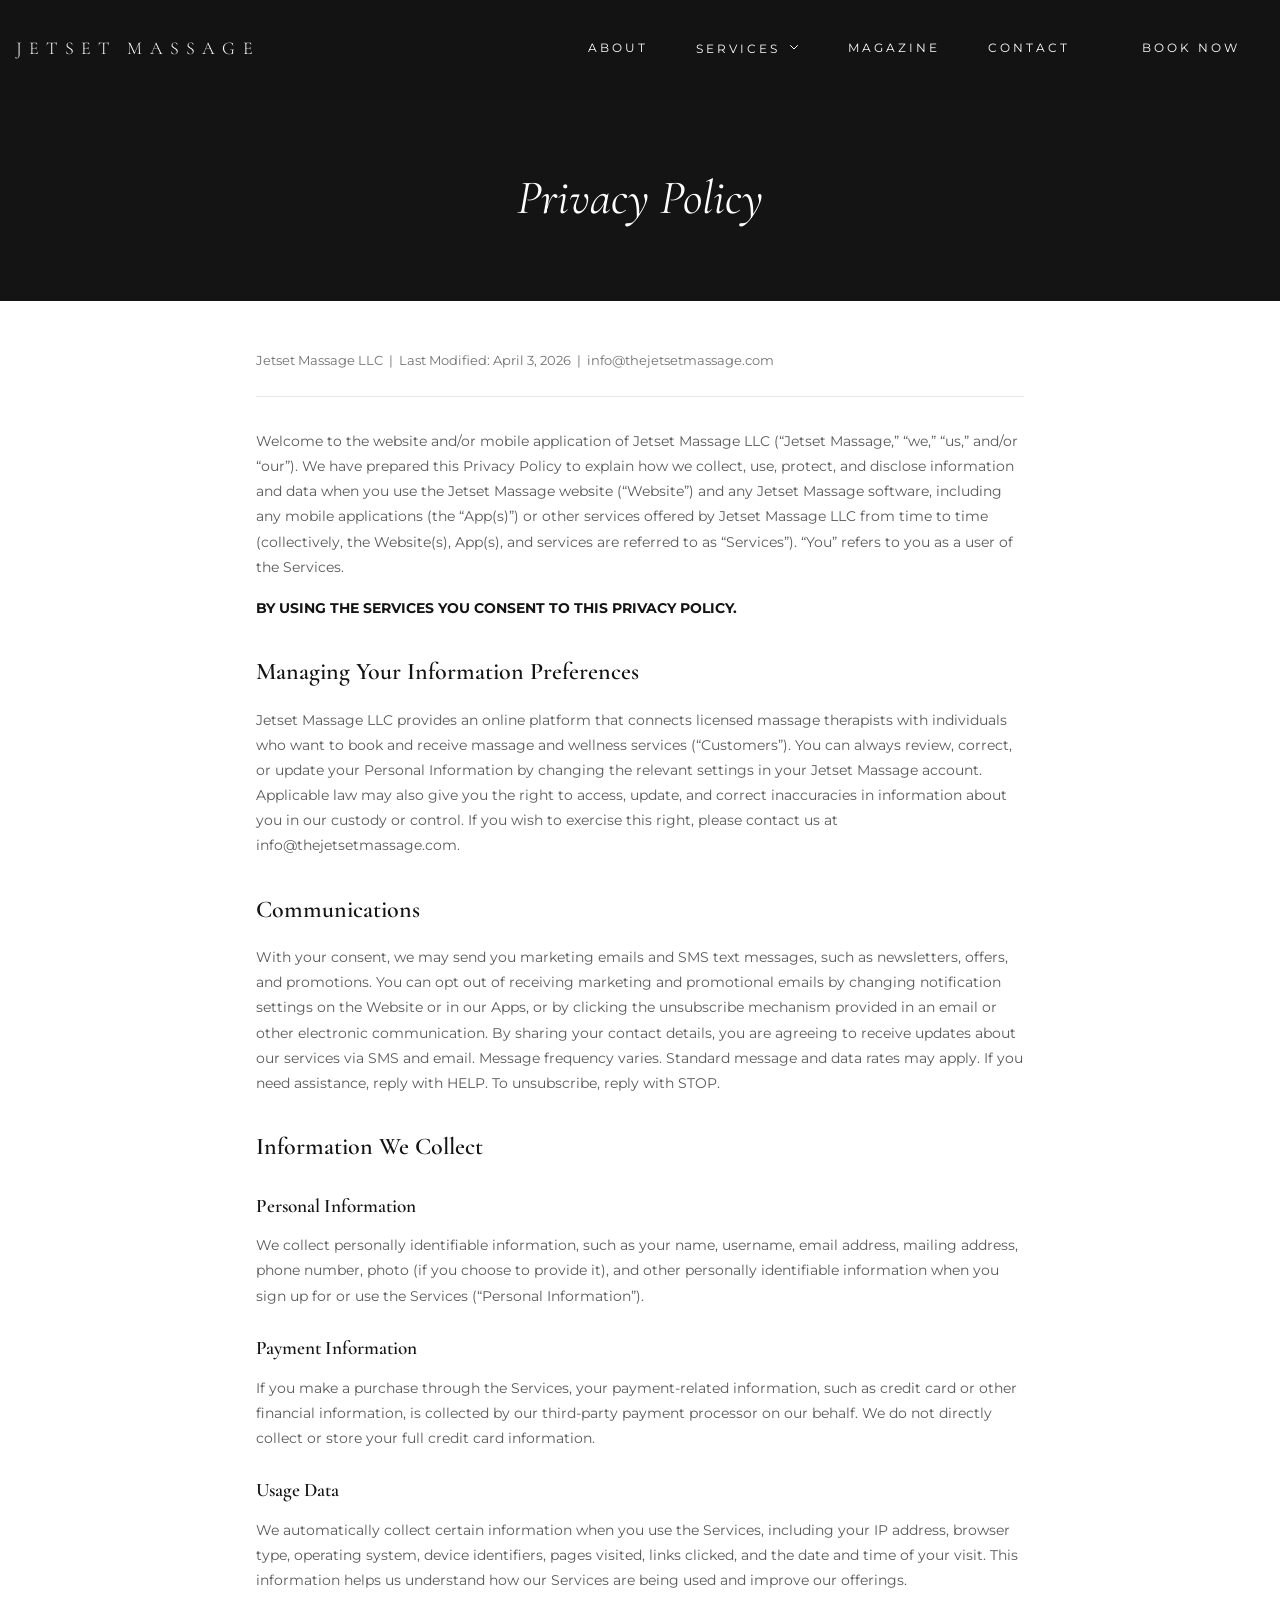
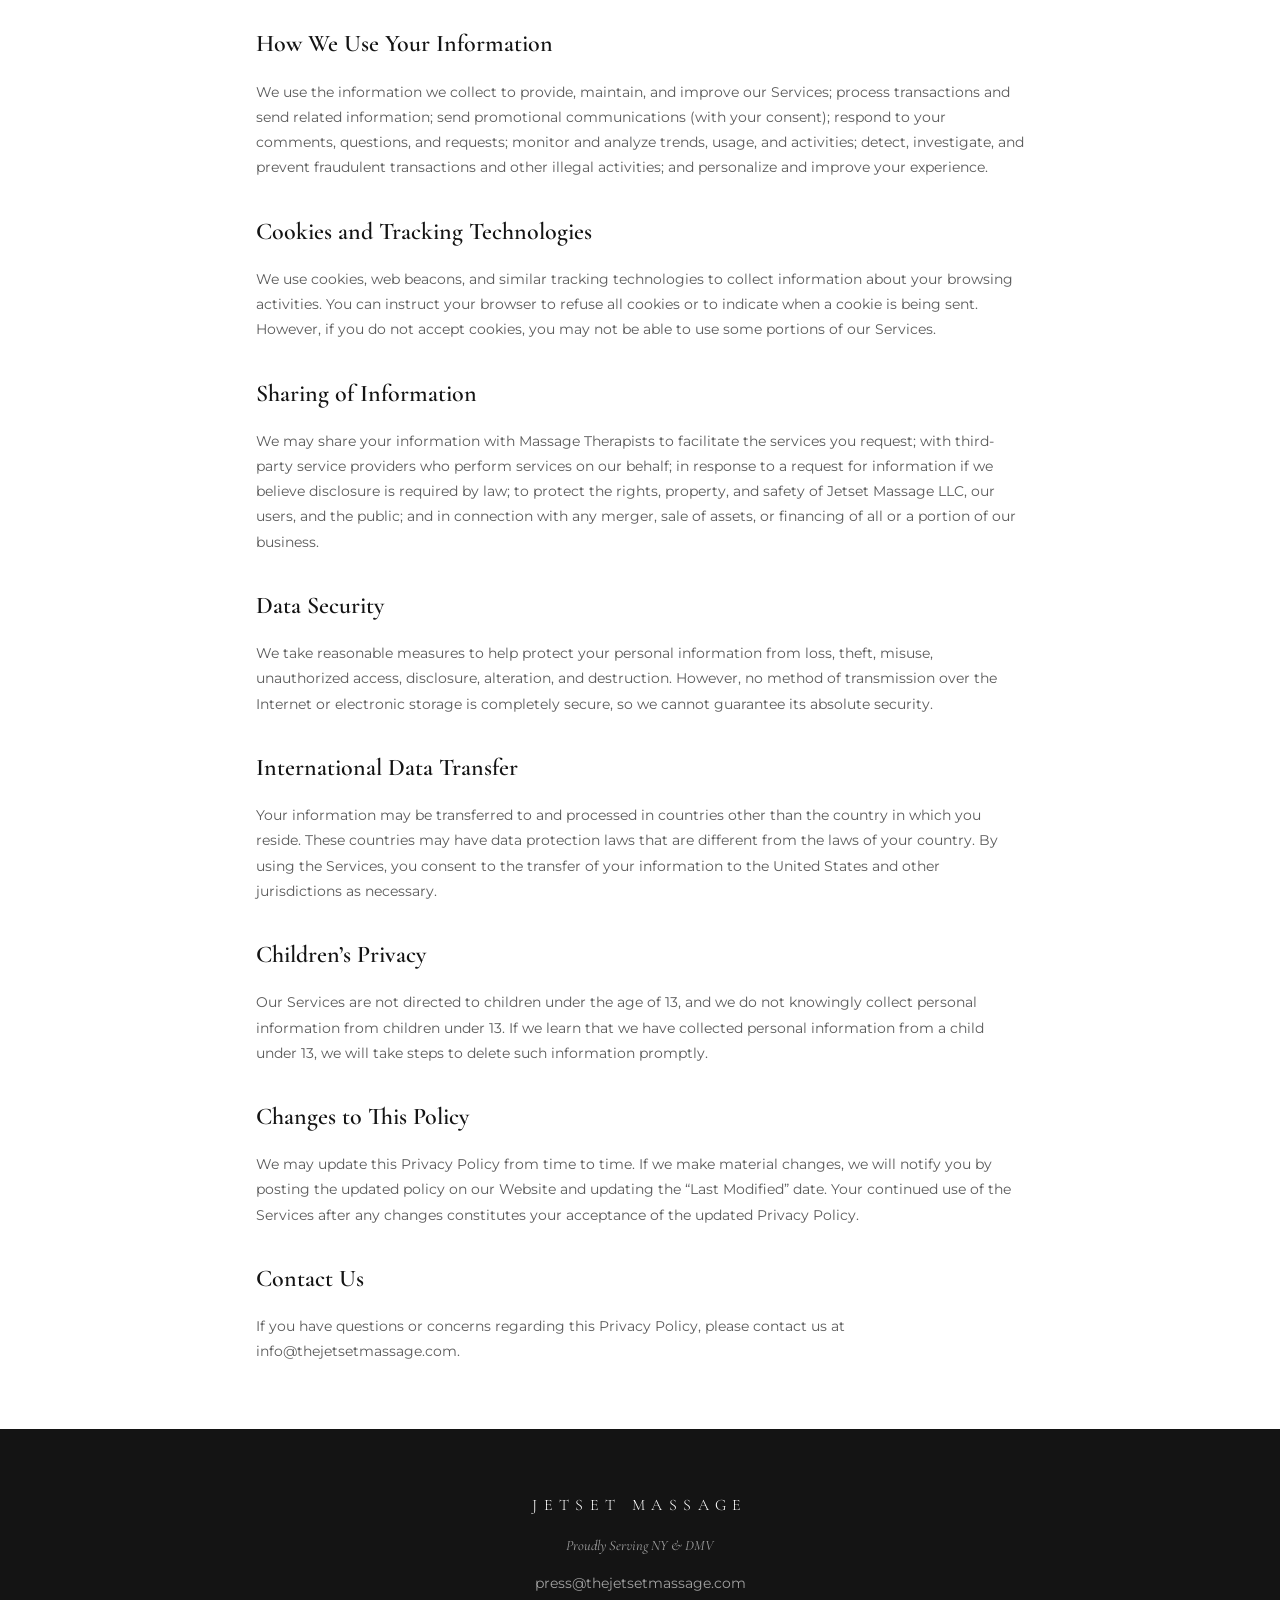
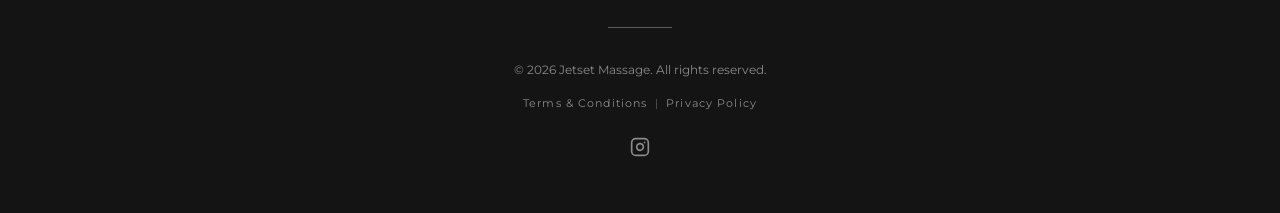
<file: privacy-policy.html>
<!DOCTYPE html>
<html lang="en">
<head>
  <meta charset="UTF-8">
  <meta name="viewport" content="width=device-width, initial-scale=1.0">
  <title>Privacy Policy | Jetset Massage</title>
  <meta name="description" content="Privacy Policy for Jetset Massage LLC. How we collect, use, protect, and disclose your information.">
  <link rel="stylesheet" href="css/styles.css">
</head>
<body>

  <nav class="navbar">
    <div class="container">
      <a href="/" class="navbar-logo">Jetset Massage</a>
      <div class="navbar-links">
        <a href="index.html#about">About</a>
        <div class="nav-dropdown">
          <button>Services <svg class="nav-chevron" fill="none" viewBox="0 0 24 24" stroke="currentColor"><path stroke-linecap="round" stroke-linejoin="round" stroke-width="2" d="M19 9l-7 7-7-7"/></svg></button>
          <div class="nav-dropdown-menu">
            <a href="services/deep-tissue-massage.html">Deep Tissue Massage</a>
            <a href="services/swedish-massage.html">Swedish Massage</a>
            <a href="services/sports-massage.html">Sports Massage</a>
            <a href="services/couples-massage.html">Couples / Duo Massage</a>
            <a href="services/chair-massage.html">Chair Massage</a>
            <a href="services/reflexology-massage.html">Reflexology Massage</a>
          </div>
        </div>
        <a href="https://magazine.thejetsetmassage.com" target="_blank" rel="noopener noreferrer">Magazine</a>
        <a href="index.html#contact">Contact</a>
        <a href="services.html" class="btn-book">Book Now</a>
      </div>
      <button class="hamburger" aria-label="Toggle menu">
        <svg xmlns="http://www.w3.org/2000/svg" width="24" height="24" viewBox="0 0 24 24" fill="none" stroke="currentColor" stroke-width="2" stroke-linecap="round" stroke-linejoin="round"><line x1="3" y1="12" x2="21" y2="12"/><line x1="3" y1="6" x2="21" y2="6"/><line x1="3" y1="18" x2="21" y2="18"/></svg>
      </button>
    </div>
  </nav>

  <div class="mobile-menu">
    <a href="index.html#about">About</a>
    <button class="mobile-services-toggle">Services</button>
    <div class="mobile-services-sub">
      <a href="services/deep-tissue-massage.html">Deep Tissue Massage</a>
      <a href="services/swedish-massage.html">Swedish Massage</a>
      <a href="services/sports-massage.html">Sports Massage</a>
      <a href="services/couples-massage.html">Couples / Duo Massage</a>
      <a href="services/chair-massage.html">Chair Massage</a>
      <a href="services/reflexology-massage.html">Reflexology Massage</a>
    </div>
    <a href="https://magazine.thejetsetmassage.com" target="_blank" rel="noopener noreferrer">Magazine</a>
    <a href="index.html#contact">Contact</a>
    <a href="services.html" class="btn-book" style="display:inline-block;text-align:center;margin-top:1rem;">Book Now</a>
  </div>

  <section class="legal-hero">
    <div class="container">
      <h1>Privacy Policy</h1>
    </div>
  </section>

  <div class="legal-content">
    <p class="legal-meta">Jetset Massage LLC &nbsp;|&nbsp; Last Modified: April 3, 2026 &nbsp;|&nbsp; info@thejetsetmassage.com</p>

    <p>Welcome to the website and/or mobile application of Jetset Massage LLC (&ldquo;Jetset Massage,&rdquo; &ldquo;we,&rdquo; &ldquo;us,&rdquo; and/or &ldquo;our&rdquo;). We have prepared this Privacy Policy to explain how we collect, use, protect, and disclose information and data when you use the Jetset Massage website (&ldquo;Website&rdquo;) and any Jetset Massage software, including any mobile applications (the &ldquo;App(s)&rdquo;) or other services offered by Jetset Massage LLC from time to time (collectively, the Website(s), App(s), and services are referred to as &ldquo;Services&rdquo;). &ldquo;You&rdquo; refers to you as a user of the Services.</p>

    <p><strong>BY USING THE SERVICES YOU CONSENT TO THIS PRIVACY POLICY.</strong></p>

    <h2>Managing Your Information Preferences</h2>
    <p>Jetset Massage LLC provides an online platform that connects licensed massage therapists with individuals who want to book and receive massage and wellness services (&ldquo;Customers&rdquo;). You can always review, correct, or update your Personal Information by changing the relevant settings in your Jetset Massage account. Applicable law may also give you the right to access, update, and correct inaccuracies in information about you in our custody or control. If you wish to exercise this right, please contact us at info@thejetsetmassage.com.</p>

    <h2>Communications</h2>
    <p>With your consent, we may send you marketing emails and SMS text messages, such as newsletters, offers, and promotions. You can opt out of receiving marketing and promotional emails by changing notification settings on the Website or in our Apps, or by clicking the unsubscribe mechanism provided in an email or other electronic communication. By sharing your contact details, you are agreeing to receive updates about our services via SMS and email. Message frequency varies. Standard message and data rates may apply. If you need assistance, reply with HELP. To unsubscribe, reply with STOP.</p>

    <h2>Information We Collect</h2>
    <h3>Personal Information</h3>
    <p>We collect personally identifiable information, such as your name, username, email address, mailing address, phone number, photo (if you choose to provide it), and other personally identifiable information when you sign up for or use the Services (&ldquo;Personal Information&rdquo;).</p>

    <h3>Payment Information</h3>
    <p>If you make a purchase through the Services, your payment-related information, such as credit card or other financial information, is collected by our third-party payment processor on our behalf. We do not directly collect or store your full credit card information.</p>

    <h3>Usage Data</h3>
    <p>We automatically collect certain information when you use the Services, including your IP address, browser type, operating system, device identifiers, pages visited, links clicked, and the date and time of your visit. This information helps us understand how our Services are being used and improve our offerings.</p>

    <h2>How We Use Your Information</h2>
    <p>We use the information we collect to provide, maintain, and improve our Services; process transactions and send related information; send promotional communications (with your consent); respond to your comments, questions, and requests; monitor and analyze trends, usage, and activities; detect, investigate, and prevent fraudulent transactions and other illegal activities; and personalize and improve your experience.</p>

    <h2>Cookies and Tracking Technologies</h2>
    <p>We use cookies, web beacons, and similar tracking technologies to collect information about your browsing activities. You can instruct your browser to refuse all cookies or to indicate when a cookie is being sent. However, if you do not accept cookies, you may not be able to use some portions of our Services.</p>

    <h2>Sharing of Information</h2>
    <p>We may share your information with Massage Therapists to facilitate the services you request; with third-party service providers who perform services on our behalf; in response to a request for information if we believe disclosure is required by law; to protect the rights, property, and safety of Jetset Massage LLC, our users, and the public; and in connection with any merger, sale of assets, or financing of all or a portion of our business.</p>

    <h2>Data Security</h2>
    <p>We take reasonable measures to help protect your personal information from loss, theft, misuse, unauthorized access, disclosure, alteration, and destruction. However, no method of transmission over the Internet or electronic storage is completely secure, so we cannot guarantee its absolute security.</p>

    <h2>International Data Transfer</h2>
    <p>Your information may be transferred to and processed in countries other than the country in which you reside. These countries may have data protection laws that are different from the laws of your country. By using the Services, you consent to the transfer of your information to the United States and other jurisdictions as necessary.</p>

    <h2>Children&rsquo;s Privacy</h2>
    <p>Our Services are not directed to children under the age of 13, and we do not knowingly collect personal information from children under 13. If we learn that we have collected personal information from a child under 13, we will take steps to delete such information promptly.</p>

    <h2>Changes to This Policy</h2>
    <p>We may update this Privacy Policy from time to time. If we make material changes, we will notify you by posting the updated policy on our Website and updating the &ldquo;Last Modified&rdquo; date. Your continued use of the Services after any changes constitutes your acceptance of the updated Privacy Policy.</p>

    <h2>Contact Us</h2>
    <p>If you have questions or concerns regarding this Privacy Policy, please contact us at <a href="mailto:info@thejetsetmassage.com">info@thejetsetmassage.com</a>.</p>
  </div>

  <footer class="footer">
    <div class="container">
      <div class="footer-logo">Jetset Massage</div>
      <p class="footer-tagline">Proudly Serving NY &amp; DMV</p>
      <p class="footer-email"><a href="mailto:press@thejetsetmassage.com">press@thejetsetmassage.com</a></p>
      <div class="footer-divider"></div>
      <p class="footer-copy">&copy; 2026 Jetset Massage. All rights reserved.</p>
      <div class="footer-legal">
        <a href="terms-and-conditions.html">Terms &amp; Conditions</a>
        <span>|</span>
        <a href="privacy-policy.html">Privacy Policy</a>
      </div>
      <div class="footer-social">
        <a href="https://www.instagram.com/thejetsetmassage/" target="_blank" rel="noopener noreferrer" aria-label="Instagram">
          <svg xmlns="http://www.w3.org/2000/svg" width="20" height="20" viewBox="0 0 24 24" fill="none" stroke="currentColor" stroke-width="2" stroke-linecap="round" stroke-linejoin="round"><rect width="20" height="20" x="2" y="2" rx="5" ry="5"/><path d="M16 11.37A4 4 0 1 1 12.63 8 4 4 0 0 1 16 11.37z"/><line x1="17.5" x2="17.51" y1="6.5" y2="6.5"/></svg>
        </a>
      </div>
    </div>
  </footer>

  <script src="js/main.js"></script>
</body>
</html>
</file>
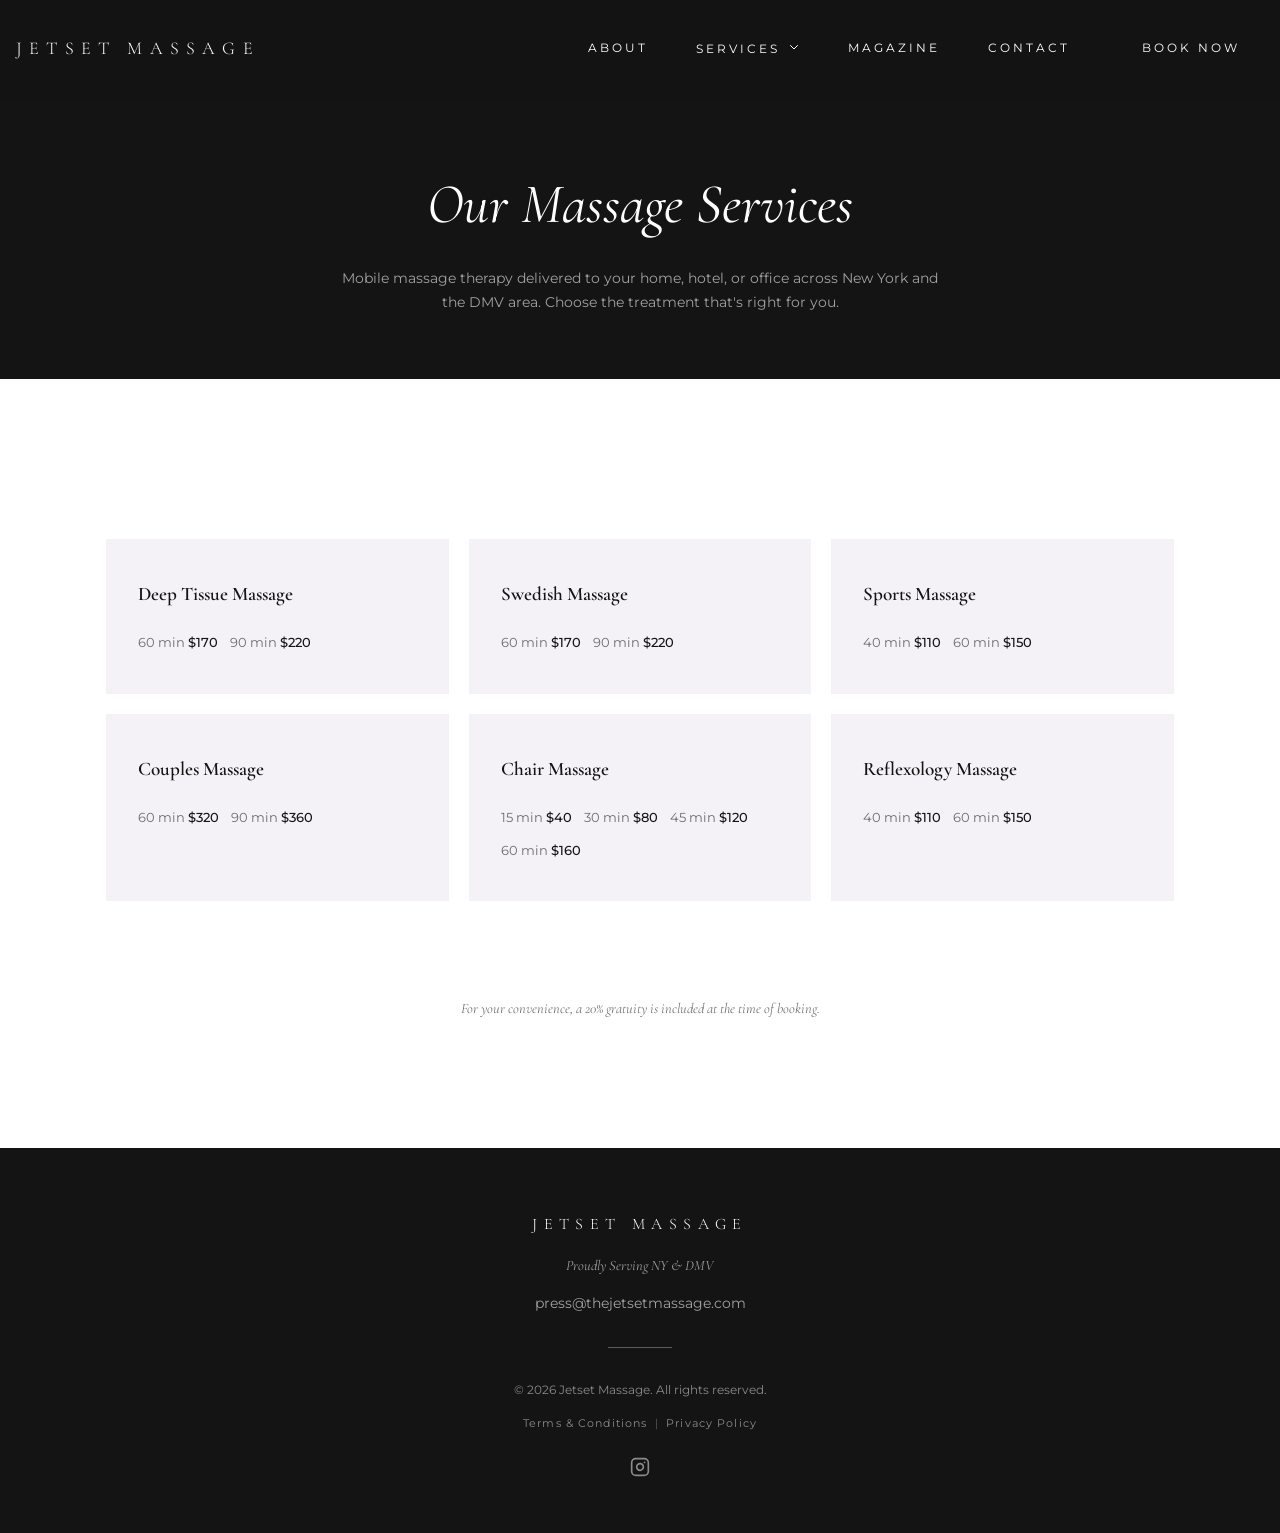
<file: services.html>
<!DOCTYPE html>
<html lang="en">
<head>
  <meta charset="UTF-8">
  <meta name="viewport" content="width=device-width, initial-scale=1.0">
  <title>Our Massage Services | Jetset Massage</title>
  <meta name="description" content="Explore Jetset Massage services and pricing. Deep tissue, Swedish, sports, couples, chair, and reflexology massage delivered to your home, hotel, or office in NYC and the DMV area.">
  <meta name="author" content="Jetset Massage LLC">
  <meta name="keywords" content="massage services NYC, massage pricing, deep tissue massage, Swedish massage, sports massage, couples massage, chair massage, reflexology, mobile massage New York, mobile massage DC">
  <meta property="og:title" content="Our Massage Services | Jetset Massage">
  <meta property="og:description" content="Explore Jetset Massage services and pricing. Deep tissue, Swedish, sports, couples, chair, and reflexology massage delivered to your home, hotel, or office.">
  <meta property="og:type" content="website">
  <meta name="twitter:card" content="summary_large_image">
  <meta name="twitter:title" content="Our Massage Services | Jetset Massage">
  <meta name="twitter:description" content="Explore Jetset Massage services and pricing. Deep tissue, Swedish, sports, couples, chair, and reflexology massage delivered to your home, hotel, or office.">
  <link rel="stylesheet" href="css/styles.css">
</head>
<body>

  <!-- Navbar -->
  <nav class="navbar">
    <div class="container">
      <a href="/" class="navbar-logo">Jetset Massage</a>
      <div class="navbar-links">
        <a href="index.html#about">About</a>
        <div class="nav-dropdown">
          <button>Services <svg class="nav-chevron" fill="none" viewBox="0 0 24 24" stroke="currentColor"><path stroke-linecap="round" stroke-linejoin="round" stroke-width="2" d="M19 9l-7 7-7-7"/></svg></button>
          <div class="nav-dropdown-menu">
            <a href="services/deep-tissue-massage.html">Deep Tissue Massage</a>
            <a href="services/swedish-massage.html">Swedish Massage</a>
            <a href="services/sports-massage.html">Sports Massage</a>
            <a href="services/couples-massage.html">Couples / Duo Massage</a>
            <a href="services/chair-massage.html">Chair Massage</a>
            <a href="services/reflexology-massage.html">Reflexology Massage</a>
          </div>
        </div>
        <a href="https://magazine.thejetsetmassage.com" target="_blank" rel="noopener noreferrer">Magazine</a>
        <a href="index.html#contact">Contact</a>
        <a href="services.html" class="btn-book">Book Now</a>
      </div>
      <button class="hamburger" aria-label="Toggle menu">
        <svg xmlns="http://www.w3.org/2000/svg" width="24" height="24" viewBox="0 0 24 24" fill="none" stroke="currentColor" stroke-width="2" stroke-linecap="round" stroke-linejoin="round"><line x1="3" y1="12" x2="21" y2="12"/><line x1="3" y1="6" x2="21" y2="6"/><line x1="3" y1="18" x2="21" y2="18"/></svg>
      </button>
    </div>
  </nav>

  <!-- Mobile Menu -->
  <div class="mobile-menu">
    <a href="index.html#about">About</a>
    <button class="mobile-services-toggle">Services</button>
    <div class="mobile-services-sub">
      <a href="services/deep-tissue-massage.html">Deep Tissue Massage</a>
      <a href="services/swedish-massage.html">Swedish Massage</a>
      <a href="services/sports-massage.html">Sports Massage</a>
      <a href="services/couples-massage.html">Couples / Duo Massage</a>
      <a href="services/chair-massage.html">Chair Massage</a>
      <a href="services/reflexology-massage.html">Reflexology Massage</a>
    </div>
    <a href="https://magazine.thejetsetmassage.com" target="_blank" rel="noopener noreferrer">Magazine</a>
    <a href="index.html#contact">Contact</a>
    <a href="services.html" class="btn-book" style="display:inline-block;text-align:center;margin-top:1rem;">Book Now</a>
  </div>

  <!-- Services Hero -->
  <section class="services-hero">
    <div class="container">
      <h1>Our Massage Services</h1>
      <p>Mobile massage therapy delivered to your home, hotel, or office across New York and the DMV area. Choose the treatment that's right for you.</p>
    </div>
  </section>

  <!-- Pricing Grid -->
  <section>
    <div class="pricing-grid">
      <a href="services/deep-tissue-massage.html" class="pricing-card">
        <h3>Deep Tissue Massage</h3>
        <div class="pricing-options">
          <span class="pricing-option">60 min <span class="price">$170</span></span>
          <span class="pricing-option">90 min <span class="price">$220</span></span>
        </div>
      </a>
      <a href="services/swedish-massage.html" class="pricing-card">
        <h3>Swedish Massage</h3>
        <div class="pricing-options">
          <span class="pricing-option">60 min <span class="price">$170</span></span>
          <span class="pricing-option">90 min <span class="price">$220</span></span>
        </div>
      </a>
      <a href="services/sports-massage.html" class="pricing-card">
        <h3>Sports Massage</h3>
        <div class="pricing-options">
          <span class="pricing-option">40 min <span class="price">$110</span></span>
          <span class="pricing-option">60 min <span class="price">$150</span></span>
        </div>
      </a>
      <a href="services/couples-massage.html" class="pricing-card">
        <h3>Couples Massage</h3>
        <div class="pricing-options">
          <span class="pricing-option">60 min <span class="price">$320</span></span>
          <span class="pricing-option">90 min <span class="price">$360</span></span>
        </div>
      </a>
      <a href="services/chair-massage.html" class="pricing-card">
        <h3>Chair Massage</h3>
        <div class="pricing-options">
          <span class="pricing-option">15 min <span class="price">$40</span></span>
          <span class="pricing-option">30 min <span class="price">$80</span></span>
          <span class="pricing-option">45 min <span class="price">$120</span></span>
          <span class="pricing-option">60 min <span class="price">$160</span></span>
        </div>
      </a>
      <a href="services/reflexology-massage.html" class="pricing-card">
        <h3>Reflexology Massage</h3>
        <div class="pricing-options">
          <span class="pricing-option">40 min <span class="price">$110</span></span>
          <span class="pricing-option">60 min <span class="price">$150</span></span>
        </div>
      </a>
    </div>
    <p class="gratuity-note">For your convenience, a 20% gratuity is included at the time of booking.</p>
  </section>

  <!-- Footer -->
  <footer class="footer">
    <div class="container">
      <div class="footer-logo">Jetset Massage</div>
      <p class="footer-tagline">Proudly Serving NY &amp; DMV</p>
      <p class="footer-email"><a href="mailto:press@thejetsetmassage.com">press@thejetsetmassage.com</a></p>
      <div class="footer-divider"></div>
      <p class="footer-copy">&copy; 2026 Jetset Massage. All rights reserved.</p>
      <div class="footer-legal">
        <a href="terms-and-conditions.html">Terms &amp; Conditions</a>
        <span>|</span>
        <a href="privacy-policy.html">Privacy Policy</a>
      </div>
      <div class="footer-social">
        <a href="https://www.instagram.com/thejetsetmassage/" target="_blank" rel="noopener noreferrer" aria-label="Instagram">
          <svg xmlns="http://www.w3.org/2000/svg" width="20" height="20" viewBox="0 0 24 24" fill="none" stroke="currentColor" stroke-width="2" stroke-linecap="round" stroke-linejoin="round"><rect width="20" height="20" x="2" y="2" rx="5" ry="5"/><path d="M16 11.37A4 4 0 1 1 12.63 8 4 4 0 0 1 16 11.37z"/><line x1="17.5" x2="17.51" y1="6.5" y2="6.5"/></svg>
        </a>
      </div>
    </div>
  </footer>

  <script src="js/main.js"></script>
</body>
</html>
</file>
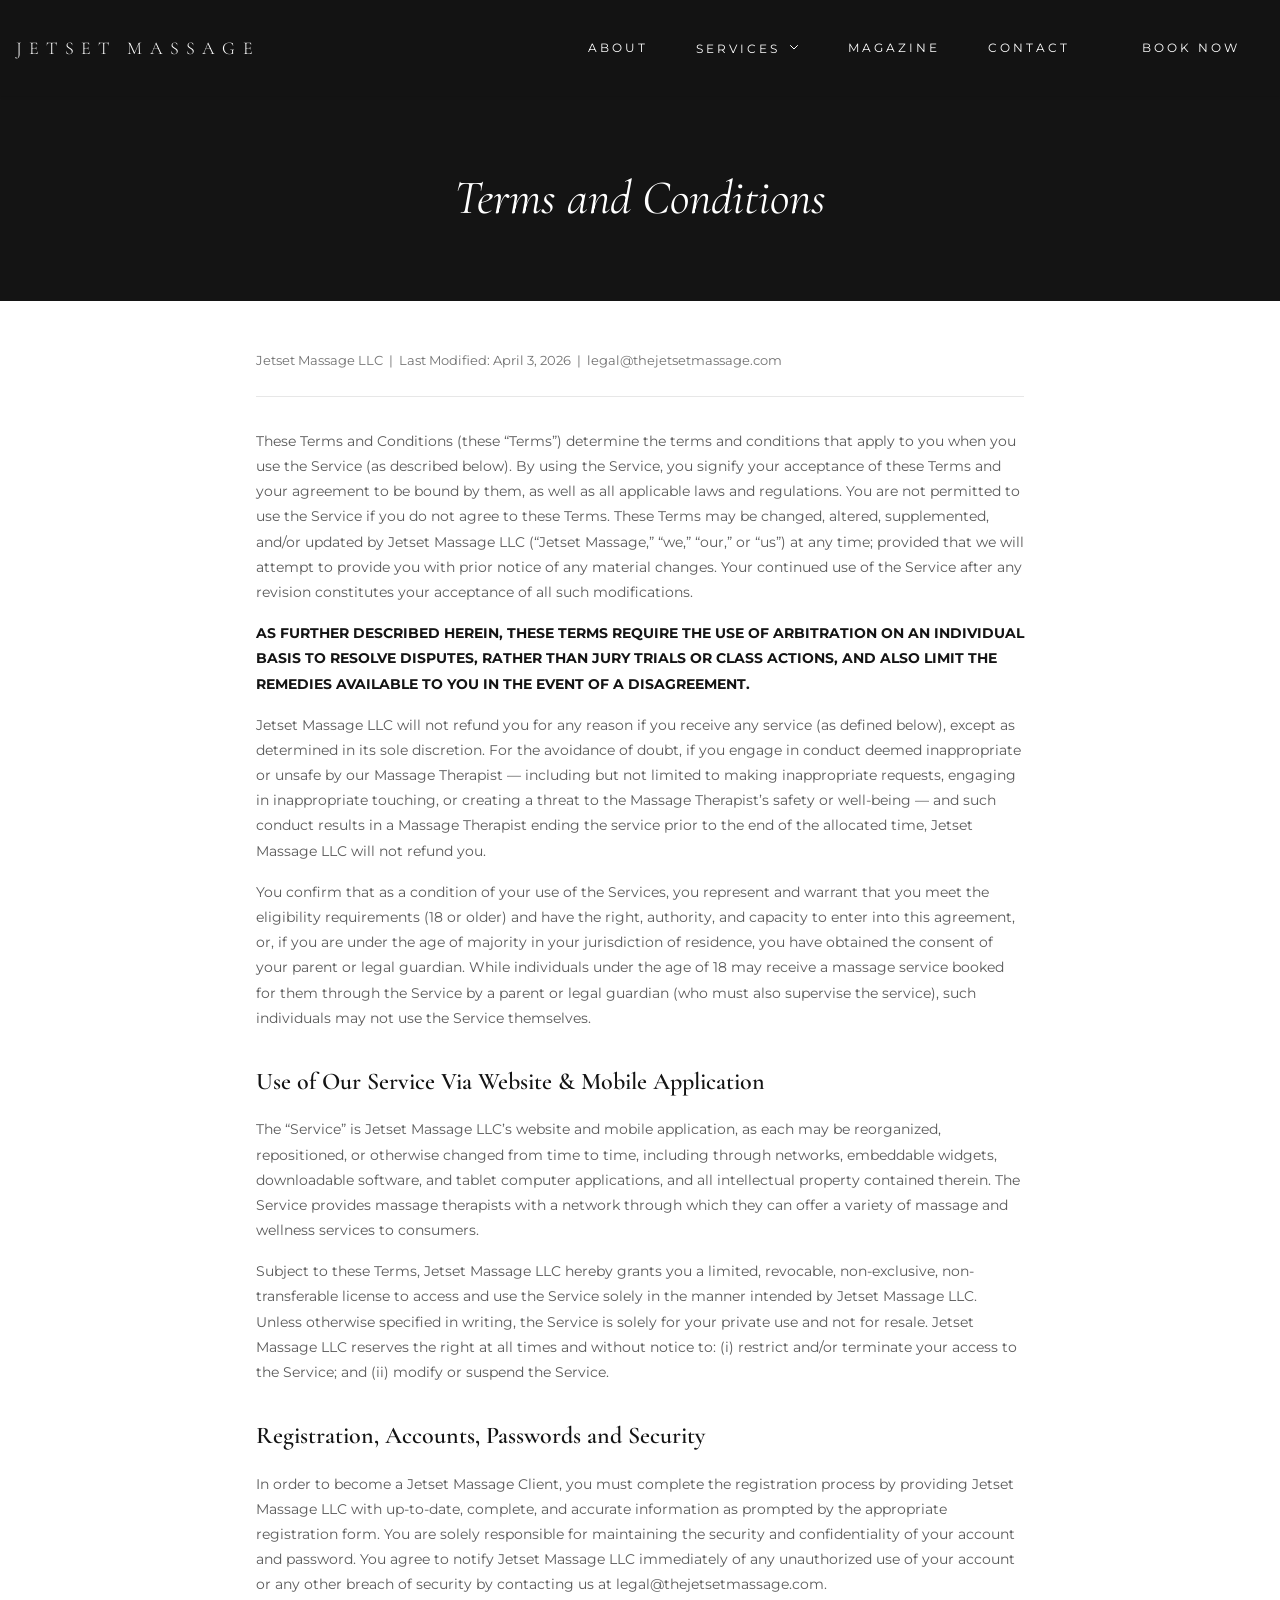
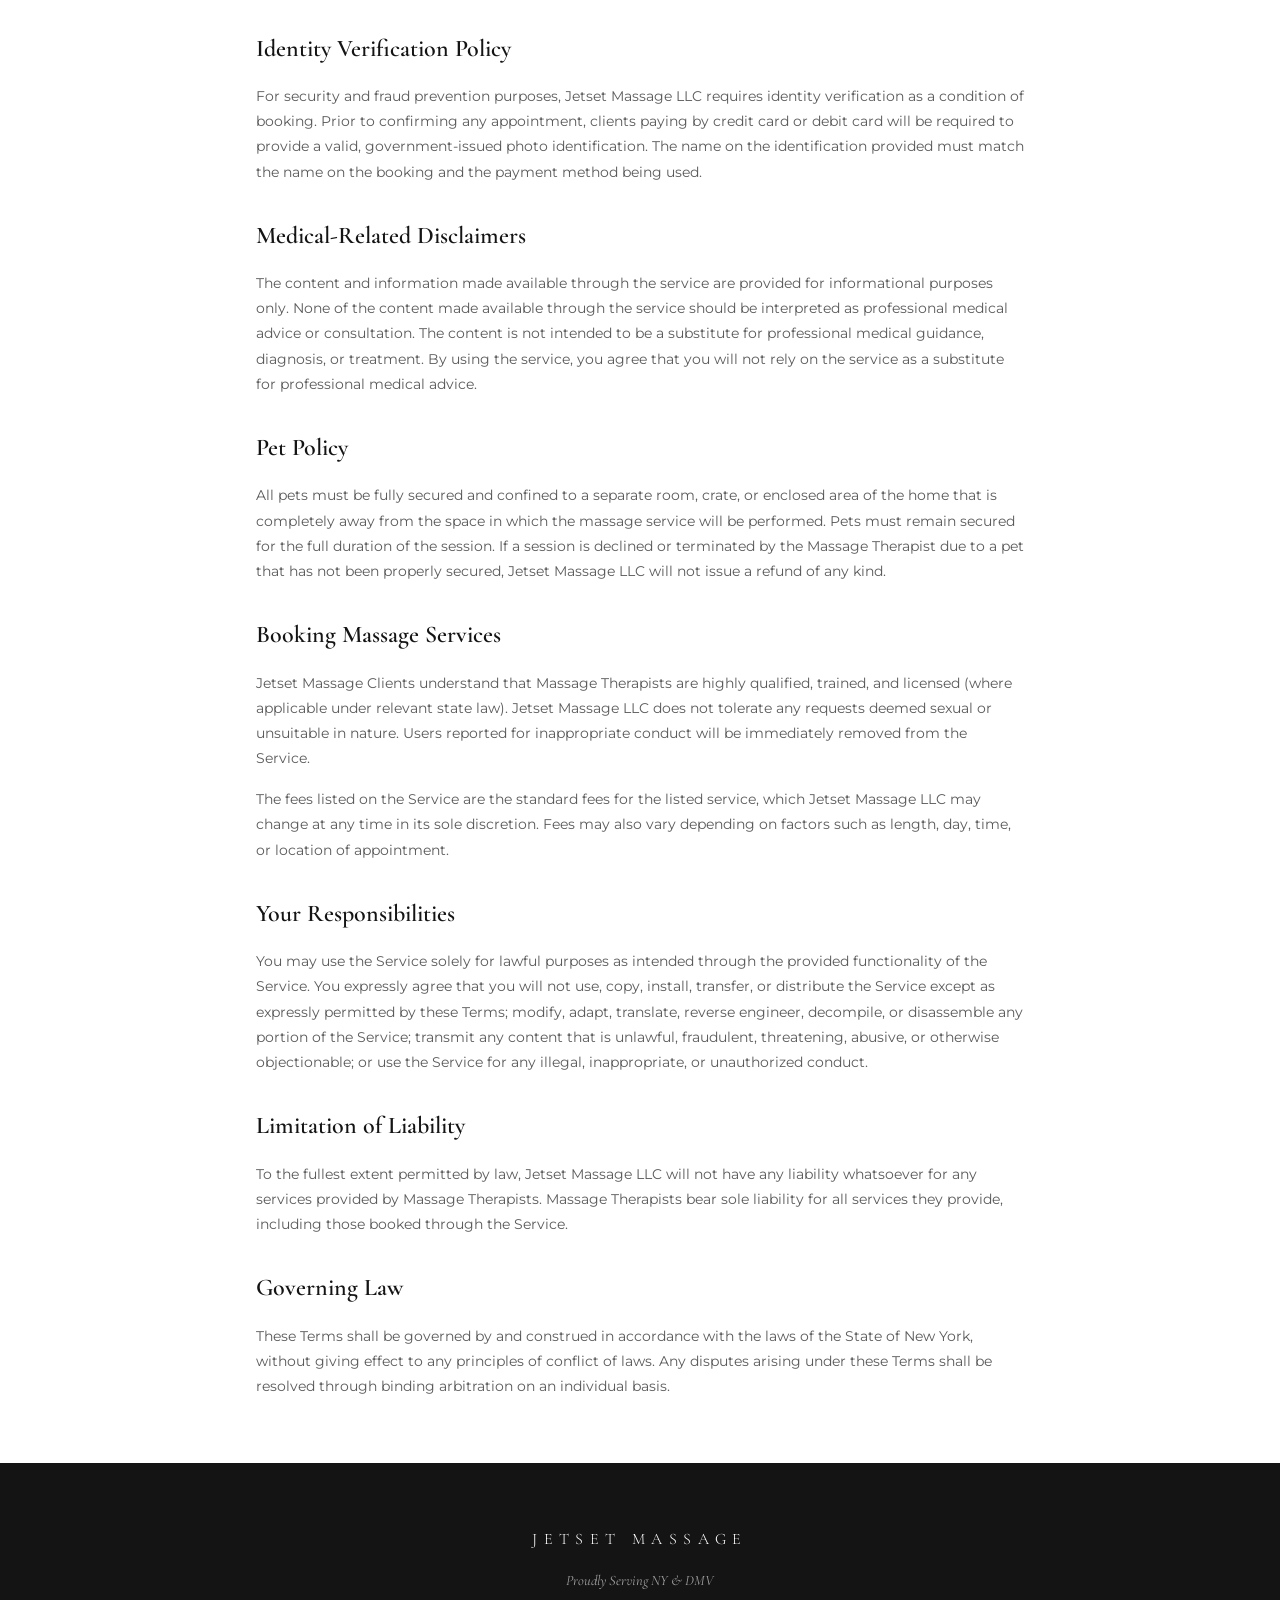
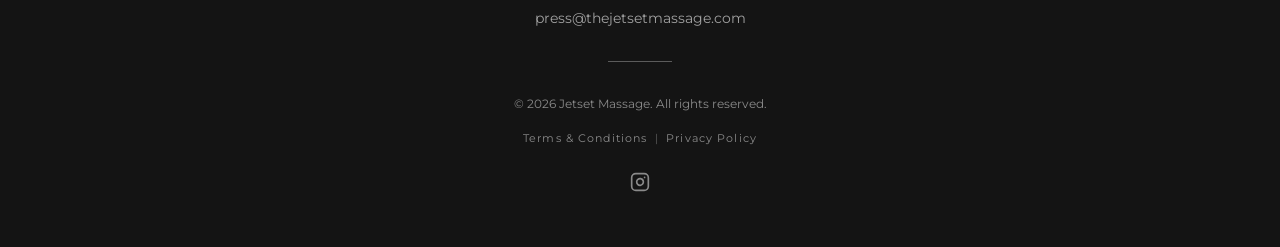
<file: terms-and-conditions.html>
<!DOCTYPE html>
<html lang="en">
<head>
  <meta charset="UTF-8">
  <meta name="viewport" content="width=device-width, initial-scale=1.0">
  <title>Terms and Conditions | Jetset Massage</title>
  <meta name="description" content="Terms and Conditions for Jetset Massage LLC mobile massage services.">
  <link rel="stylesheet" href="css/styles.css">
</head>
<body>

  <nav class="navbar">
    <div class="container">
      <a href="/" class="navbar-logo">Jetset Massage</a>
      <div class="navbar-links">
        <a href="index.html#about">About</a>
        <div class="nav-dropdown">
          <button>Services <svg class="nav-chevron" fill="none" viewBox="0 0 24 24" stroke="currentColor"><path stroke-linecap="round" stroke-linejoin="round" stroke-width="2" d="M19 9l-7 7-7-7"/></svg></button>
          <div class="nav-dropdown-menu">
            <a href="services/deep-tissue-massage.html">Deep Tissue Massage</a>
            <a href="services/swedish-massage.html">Swedish Massage</a>
            <a href="services/sports-massage.html">Sports Massage</a>
            <a href="services/couples-massage.html">Couples / Duo Massage</a>
            <a href="services/chair-massage.html">Chair Massage</a>
            <a href="services/reflexology-massage.html">Reflexology Massage</a>
          </div>
        </div>
        <a href="https://magazine.thejetsetmassage.com" target="_blank" rel="noopener noreferrer">Magazine</a>
        <a href="index.html#contact">Contact</a>
        <a href="services.html" class="btn-book">Book Now</a>
      </div>
      <button class="hamburger" aria-label="Toggle menu">
        <svg xmlns="http://www.w3.org/2000/svg" width="24" height="24" viewBox="0 0 24 24" fill="none" stroke="currentColor" stroke-width="2" stroke-linecap="round" stroke-linejoin="round"><line x1="3" y1="12" x2="21" y2="12"/><line x1="3" y1="6" x2="21" y2="6"/><line x1="3" y1="18" x2="21" y2="18"/></svg>
      </button>
    </div>
  </nav>

  <div class="mobile-menu">
    <a href="index.html#about">About</a>
    <button class="mobile-services-toggle">Services</button>
    <div class="mobile-services-sub">
      <a href="services/deep-tissue-massage.html">Deep Tissue Massage</a>
      <a href="services/swedish-massage.html">Swedish Massage</a>
      <a href="services/sports-massage.html">Sports Massage</a>
      <a href="services/couples-massage.html">Couples / Duo Massage</a>
      <a href="services/chair-massage.html">Chair Massage</a>
      <a href="services/reflexology-massage.html">Reflexology Massage</a>
    </div>
    <a href="https://magazine.thejetsetmassage.com" target="_blank" rel="noopener noreferrer">Magazine</a>
    <a href="index.html#contact">Contact</a>
    <a href="services.html" class="btn-book" style="display:inline-block;text-align:center;margin-top:1rem;">Book Now</a>
  </div>

  <section class="legal-hero">
    <div class="container">
      <h1>Terms and Conditions</h1>
    </div>
  </section>

  <div class="legal-content">
    <p class="legal-meta">Jetset Massage LLC &nbsp;|&nbsp; Last Modified: April 3, 2026 &nbsp;|&nbsp; legal@thejetsetmassage.com</p>

    <p>These Terms and Conditions (these &ldquo;Terms&rdquo;) determine the terms and conditions that apply to you when you use the Service (as described below). By using the Service, you signify your acceptance of these Terms and your agreement to be bound by them, as well as all applicable laws and regulations. You are not permitted to use the Service if you do not agree to these Terms. These Terms may be changed, altered, supplemented, and/or updated by Jetset Massage LLC (&ldquo;Jetset Massage,&rdquo; &ldquo;we,&rdquo; &ldquo;our,&rdquo; or &ldquo;us&rdquo;) at any time; provided that we will attempt to provide you with prior notice of any material changes. Your continued use of the Service after any revision constitutes your acceptance of all such modifications.</p>

    <p><strong>AS FURTHER DESCRIBED HEREIN, THESE TERMS REQUIRE THE USE OF ARBITRATION ON AN INDIVIDUAL BASIS TO RESOLVE DISPUTES, RATHER THAN JURY TRIALS OR CLASS ACTIONS, AND ALSO LIMIT THE REMEDIES AVAILABLE TO YOU IN THE EVENT OF A DISAGREEMENT.</strong></p>

    <p>Jetset Massage LLC will not refund you for any reason if you receive any service (as defined below), except as determined in its sole discretion. For the avoidance of doubt, if you engage in conduct deemed inappropriate or unsafe by our Massage Therapist &mdash; including but not limited to making inappropriate requests, engaging in inappropriate touching, or creating a threat to the Massage Therapist&rsquo;s safety or well-being &mdash; and such conduct results in a Massage Therapist ending the service prior to the end of the allocated time, Jetset Massage LLC will not refund you.</p>

    <p>You confirm that as a condition of your use of the Services, you represent and warrant that you meet the eligibility requirements (18 or older) and have the right, authority, and capacity to enter into this agreement, or, if you are under the age of majority in your jurisdiction of residence, you have obtained the consent of your parent or legal guardian. While individuals under the age of 18 may receive a massage service booked for them through the Service by a parent or legal guardian (who must also supervise the service), such individuals may not use the Service themselves.</p>

    <h2>Use of Our Service Via Website &amp; Mobile Application</h2>
    <p>The &ldquo;Service&rdquo; is Jetset Massage LLC&rsquo;s website and mobile application, as each may be reorganized, repositioned, or otherwise changed from time to time, including through networks, embeddable widgets, downloadable software, and tablet computer applications, and all intellectual property contained therein. The Service provides massage therapists with a network through which they can offer a variety of massage and wellness services to consumers.</p>

    <p>Subject to these Terms, Jetset Massage LLC hereby grants you a limited, revocable, non-exclusive, non-transferable license to access and use the Service solely in the manner intended by Jetset Massage LLC. Unless otherwise specified in writing, the Service is solely for your private use and not for resale. Jetset Massage LLC reserves the right at all times and without notice to: (i) restrict and/or terminate your access to the Service; and (ii) modify or suspend the Service.</p>

    <h2>Registration, Accounts, Passwords and Security</h2>
    <p>In order to become a Jetset Massage Client, you must complete the registration process by providing Jetset Massage LLC with up-to-date, complete, and accurate information as prompted by the appropriate registration form. You are solely responsible for maintaining the security and confidentiality of your account and password. You agree to notify Jetset Massage LLC immediately of any unauthorized use of your account or any other breach of security by contacting us at legal@thejetsetmassage.com.</p>

    <h2>Identity Verification Policy</h2>
    <p>For security and fraud prevention purposes, Jetset Massage LLC requires identity verification as a condition of booking. Prior to confirming any appointment, clients paying by credit card or debit card will be required to provide a valid, government-issued photo identification. The name on the identification provided must match the name on the booking and the payment method being used.</p>

    <h2>Medical-Related Disclaimers</h2>
    <p>The content and information made available through the service are provided for informational purposes only. None of the content made available through the service should be interpreted as professional medical advice or consultation. The content is not intended to be a substitute for professional medical guidance, diagnosis, or treatment. By using the service, you agree that you will not rely on the service as a substitute for professional medical advice.</p>

    <h2>Pet Policy</h2>
    <p>All pets must be fully secured and confined to a separate room, crate, or enclosed area of the home that is completely away from the space in which the massage service will be performed. Pets must remain secured for the full duration of the session. If a session is declined or terminated by the Massage Therapist due to a pet that has not been properly secured, Jetset Massage LLC will not issue a refund of any kind.</p>

    <h2>Booking Massage Services</h2>
    <p>Jetset Massage Clients understand that Massage Therapists are highly qualified, trained, and licensed (where applicable under relevant state law). Jetset Massage LLC does not tolerate any requests deemed sexual or unsuitable in nature. Users reported for inappropriate conduct will be immediately removed from the Service.</p>
    <p>The fees listed on the Service are the standard fees for the listed service, which Jetset Massage LLC may change at any time in its sole discretion. Fees may also vary depending on factors such as length, day, time, or location of appointment.</p>

    <h2>Your Responsibilities</h2>
    <p>You may use the Service solely for lawful purposes as intended through the provided functionality of the Service. You expressly agree that you will not use, copy, install, transfer, or distribute the Service except as expressly permitted by these Terms; modify, adapt, translate, reverse engineer, decompile, or disassemble any portion of the Service; transmit any content that is unlawful, fraudulent, threatening, abusive, or otherwise objectionable; or use the Service for any illegal, inappropriate, or unauthorized conduct.</p>

    <h2>Limitation of Liability</h2>
    <p>To the fullest extent permitted by law, Jetset Massage LLC will not have any liability whatsoever for any services provided by Massage Therapists. Massage Therapists bear sole liability for all services they provide, including those booked through the Service.</p>

    <h2>Governing Law</h2>
    <p>These Terms shall be governed by and construed in accordance with the laws of the State of New York, without giving effect to any principles of conflict of laws. Any disputes arising under these Terms shall be resolved through binding arbitration on an individual basis.</p>
  </div>

  <footer class="footer">
    <div class="container">
      <div class="footer-logo">Jetset Massage</div>
      <p class="footer-tagline">Proudly Serving NY &amp; DMV</p>
      <p class="footer-email"><a href="mailto:press@thejetsetmassage.com">press@thejetsetmassage.com</a></p>
      <div class="footer-divider"></div>
      <p class="footer-copy">&copy; 2026 Jetset Massage. All rights reserved.</p>
      <div class="footer-legal">
        <a href="terms-and-conditions.html">Terms &amp; Conditions</a>
        <span>|</span>
        <a href="privacy-policy.html">Privacy Policy</a>
      </div>
      <div class="footer-social">
        <a href="https://www.instagram.com/thejetsetmassage/" target="_blank" rel="noopener noreferrer" aria-label="Instagram">
          <svg xmlns="http://www.w3.org/2000/svg" width="20" height="20" viewBox="0 0 24 24" fill="none" stroke="currentColor" stroke-width="2" stroke-linecap="round" stroke-linejoin="round"><rect width="20" height="20" x="2" y="2" rx="5" ry="5"/><path d="M16 11.37A4 4 0 1 1 12.63 8 4 4 0 0 1 16 11.37z"/><line x1="17.5" x2="17.51" y1="6.5" y2="6.5"/></svg>
        </a>
      </div>
    </div>
  </footer>

  <script src="js/main.js"></script>
</body>
</html>
</file>
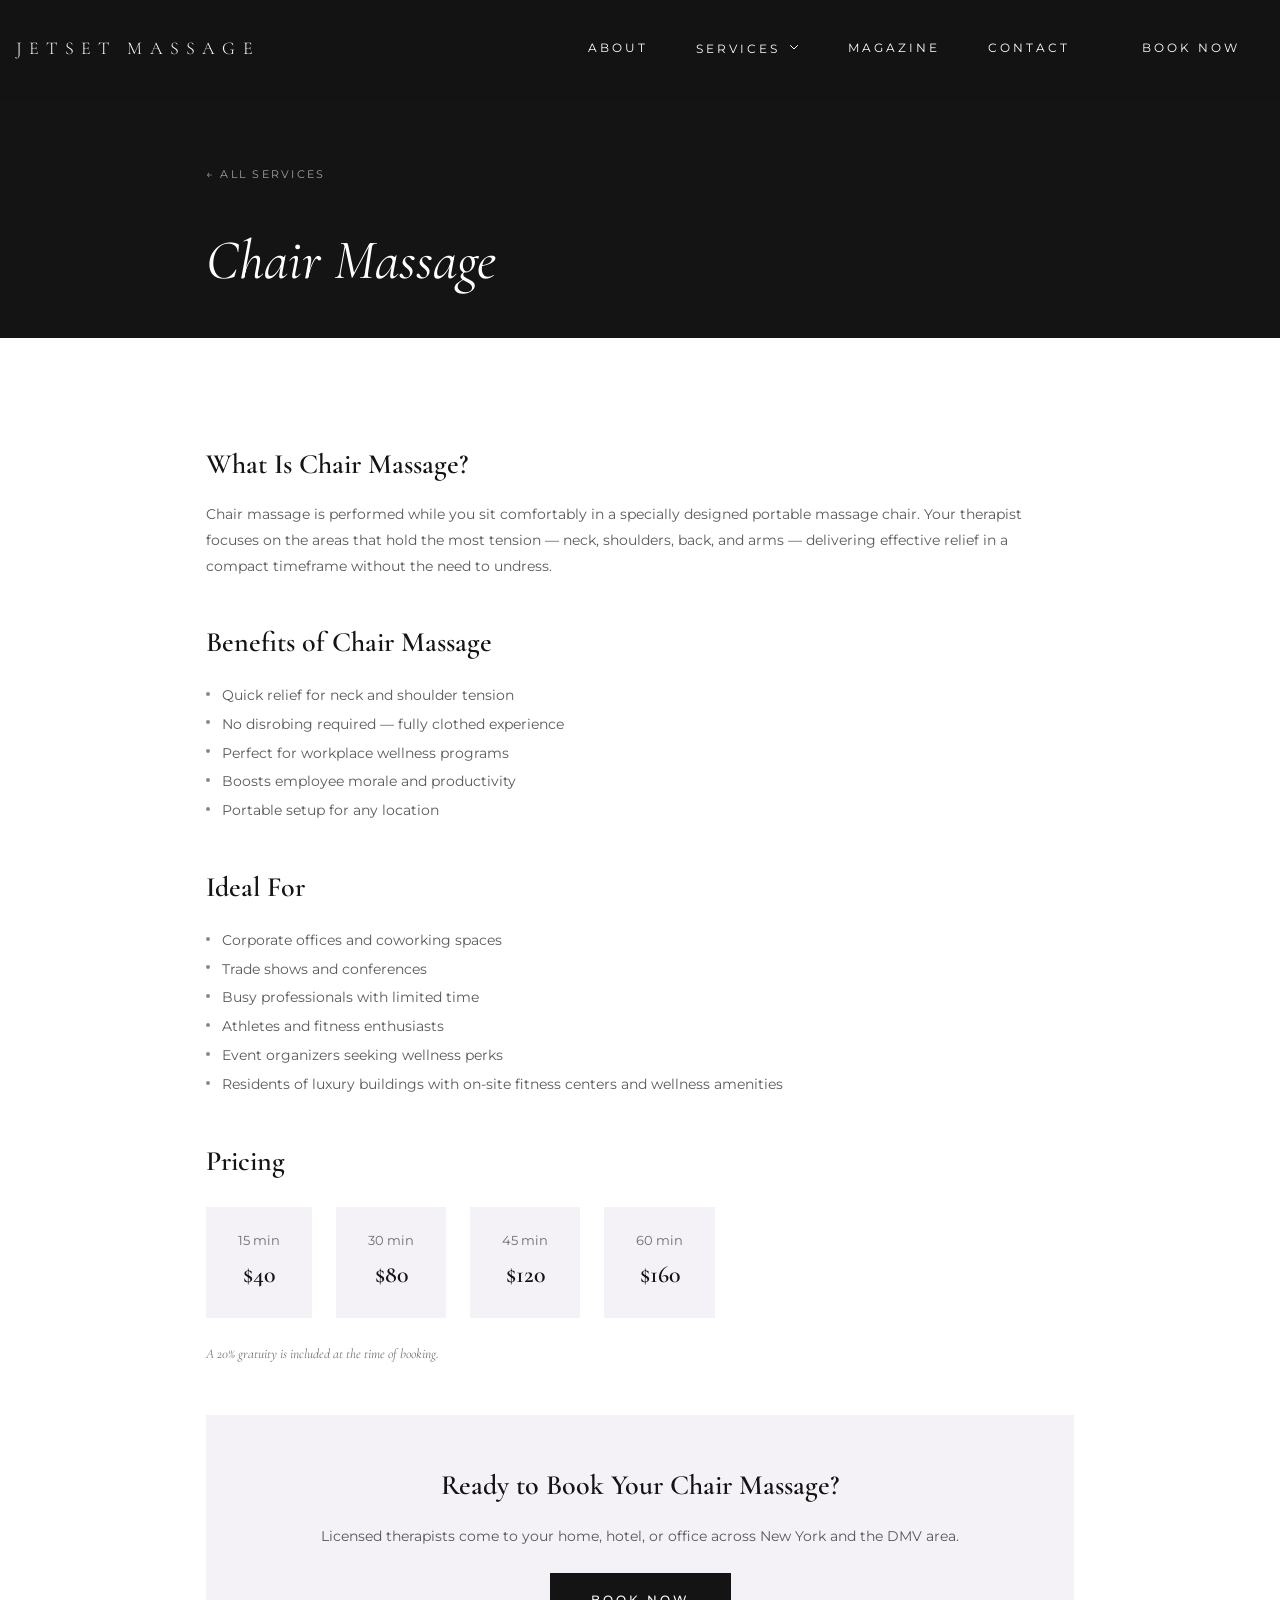
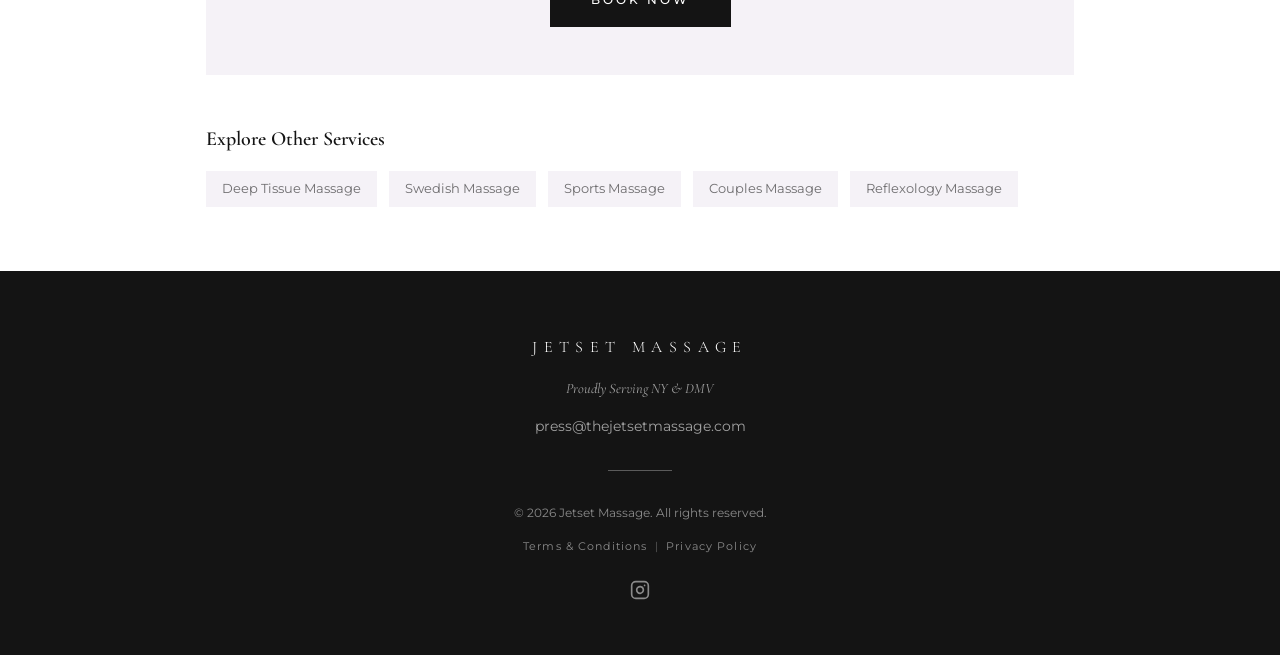
<file: services/chair-massage.html>
<!DOCTYPE html>
<html lang="en">
<head>
  <meta charset="UTF-8">
  <meta name="viewport" content="width=device-width, initial-scale=1.0">
  <title>Chair Massage | Jetset Massage</title>
  <meta name="description" content="Chair massage for offices and events in NYC, Maryland, Virginia and DC. Quick relief for neck, shoulders, and back. Book with Jetset Massage.">
  <link rel="stylesheet" href="../css/styles.css">
</head>
<body>

  <nav class="navbar">
    <div class="container">
      <a href="../" class="navbar-logo">Jetset Massage</a>
      <div class="navbar-links">
        <a href="../#about">About</a>
        <div class="nav-dropdown">
          <button>Services <svg class="nav-chevron" fill="none" viewBox="0 0 24 24" stroke="currentColor"><path stroke-linecap="round" stroke-linejoin="round" stroke-width="2" d="M19 9l-7 7-7-7"/></svg></button>
          <div class="nav-dropdown-menu">
            <a href="deep-tissue-massage.html">Deep Tissue Massage</a>
            <a href="swedish-massage.html">Swedish Massage</a>
            <a href="sports-massage.html">Sports Massage</a>
            <a href="couples-massage.html">Couples / Duo Massage</a>
            <a href="chair-massage.html">Chair Massage</a>
            <a href="reflexology-massage.html">Reflexology Massage</a>
          </div>
        </div>
        <a href="https://magazine.thejetsetmassage.com" target="_blank" rel="noopener noreferrer">Magazine</a>
        <a href="../#contact">Contact</a>
        <a href="../services.html" class="btn-book">Book Now</a>
      </div>
      <button class="hamburger" aria-label="Toggle menu">
        <svg xmlns="http://www.w3.org/2000/svg" width="24" height="24" viewBox="0 0 24 24" fill="none" stroke="currentColor" stroke-width="2" stroke-linecap="round" stroke-linejoin="round"><line x1="3" y1="12" x2="21" y2="12"/><line x1="3" y1="6" x2="21" y2="6"/><line x1="3" y1="18" x2="21" y2="18"/></svg>
      </button>
    </div>
  </nav>

  <div class="mobile-menu">
    <a href="../#about">About</a>
    <button class="mobile-services-toggle">Services</button>
    <div class="mobile-services-sub">
      <a href="deep-tissue-massage.html">Deep Tissue Massage</a>
      <a href="swedish-massage.html">Swedish Massage</a>
      <a href="sports-massage.html">Sports Massage</a>
      <a href="couples-massage.html">Couples / Duo Massage</a>
      <a href="chair-massage.html">Chair Massage</a>
      <a href="reflexology-massage.html">Reflexology Massage</a>
    </div>
    <a href="https://magazine.thejetsetmassage.com" target="_blank" rel="noopener noreferrer">Magazine</a>
    <a href="../#contact">Contact</a>
    <a href="../services.html" class="btn-book" style="display:inline-block;text-align:center;margin-top:1rem;">Book Now</a>
  </div>

  <section class="service-detail-hero">
    <div class="container">
      <a href="../services.html" class="back-link">&larr; ALL SERVICES</a>
      <h1>Chair Massage</h1>
    </div>
  </section>

  <div class="service-detail-content">
    <h2>What Is Chair Massage?</h2>
    <p>Chair massage is performed while you sit comfortably in a specially designed portable massage chair. Your therapist focuses on the areas that hold the most tension — neck, shoulders, back, and arms — delivering effective relief in a compact timeframe without the need to undress.</p>

    <h2>Benefits of Chair Massage</h2>
    <ul>
      <li>Quick relief for neck and shoulder tension</li>
      <li>No disrobing required — fully clothed experience</li>
      <li>Perfect for workplace wellness programs</li>
      <li>Boosts employee morale and productivity</li>
      <li>Portable setup for any location</li>
    </ul>

    <h2>Ideal For</h2>
    <ul>
      <li>Corporate offices and coworking spaces</li>
      <li>Trade shows and conferences</li>
      <li>Busy professionals with limited time</li>
      <li>Athletes and fitness enthusiasts</li>
      <li>Event organizers seeking wellness perks</li>
      <li>Residents of luxury buildings with on-site fitness centers and wellness amenities</li>
    </ul>

    <h2>Pricing</h2>
    <div class="service-pricing">
      <div class="service-price-box">
        <div class="duration">15 min</div>
        <div class="amount">$40</div>
      </div>
      <div class="service-price-box">
        <div class="duration">30 min</div>
        <div class="amount">$80</div>
      </div>
      <div class="service-price-box">
        <div class="duration">45 min</div>
        <div class="amount">$120</div>
      </div>
      <div class="service-price-box">
        <div class="duration">60 min</div>
        <div class="amount">$160</div>
      </div>
    </div>
    <p style="font-family:var(--font-serif);font-size:0.85rem;font-style:italic;color:var(--text-60);margin-top:0.5rem;">A 20% gratuity is included at the time of booking.</p>

    <div class="service-cta">
      <h2>Ready to Book Your Chair Massage?</h2>
      <p>Licensed therapists come to your home, hotel, or office across New York and the DMV area.</p>
      <a href="../services.html" class="btn-dark">Book Now</a>
    </div>

    <div class="other-services">
      <h3>Explore Other Services</h3>
      <div class="other-services-list">
        <a href="deep-tissue-massage.html">Deep Tissue Massage</a>
        <a href="swedish-massage.html">Swedish Massage</a>
        <a href="sports-massage.html">Sports Massage</a>
        <a href="couples-massage.html">Couples Massage</a>
        <a href="reflexology-massage.html">Reflexology Massage</a>
      </div>
    </div>
  </div>

  <footer class="footer">
    <div class="container">
      <div class="footer-logo">Jetset Massage</div>
      <p class="footer-tagline">Proudly Serving NY &amp; DMV</p>
      <p class="footer-email"><a href="mailto:press@thejetsetmassage.com">press@thejetsetmassage.com</a></p>
      <div class="footer-divider"></div>
      <p class="footer-copy">&copy; 2026 Jetset Massage. All rights reserved.</p>
      <div class="footer-legal">
        <a href="../terms-and-conditions.html">Terms &amp; Conditions</a>
        <span>|</span>
        <a href="../privacy-policy.html">Privacy Policy</a>
      </div>
      <div class="footer-social">
        <a href="https://www.instagram.com/thejetsetmassage/" target="_blank" rel="noopener noreferrer" aria-label="Instagram">
          <svg xmlns="http://www.w3.org/2000/svg" width="20" height="20" viewBox="0 0 24 24" fill="none" stroke="currentColor" stroke-width="2" stroke-linecap="round" stroke-linejoin="round"><rect width="20" height="20" x="2" y="2" rx="5" ry="5"/><path d="M16 11.37A4 4 0 1 1 12.63 8 4 4 0 0 1 16 11.37z"/><line x1="17.5" x2="17.51" y1="6.5" y2="6.5"/></svg>
        </a>
      </div>
    </div>
  </footer>

  <script src="../js/main.js"></script>
</body>
</html>
</file>
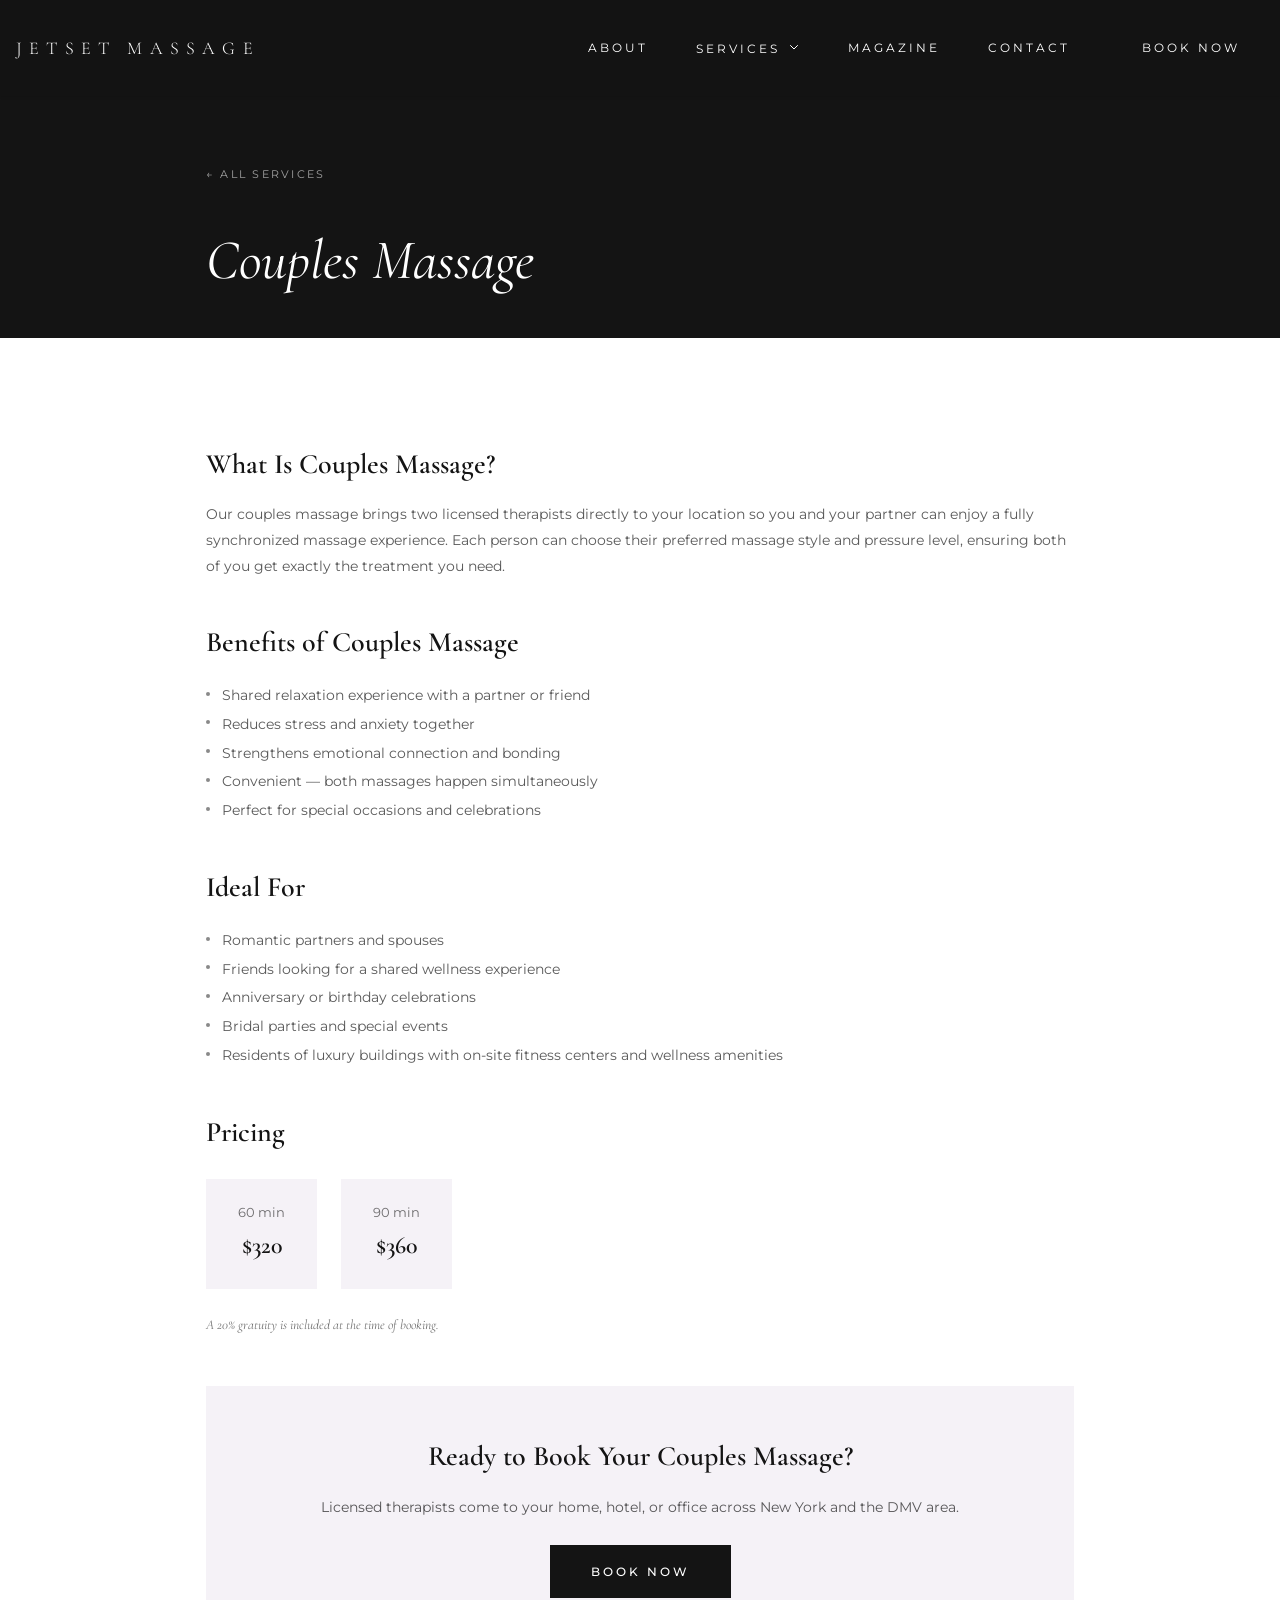
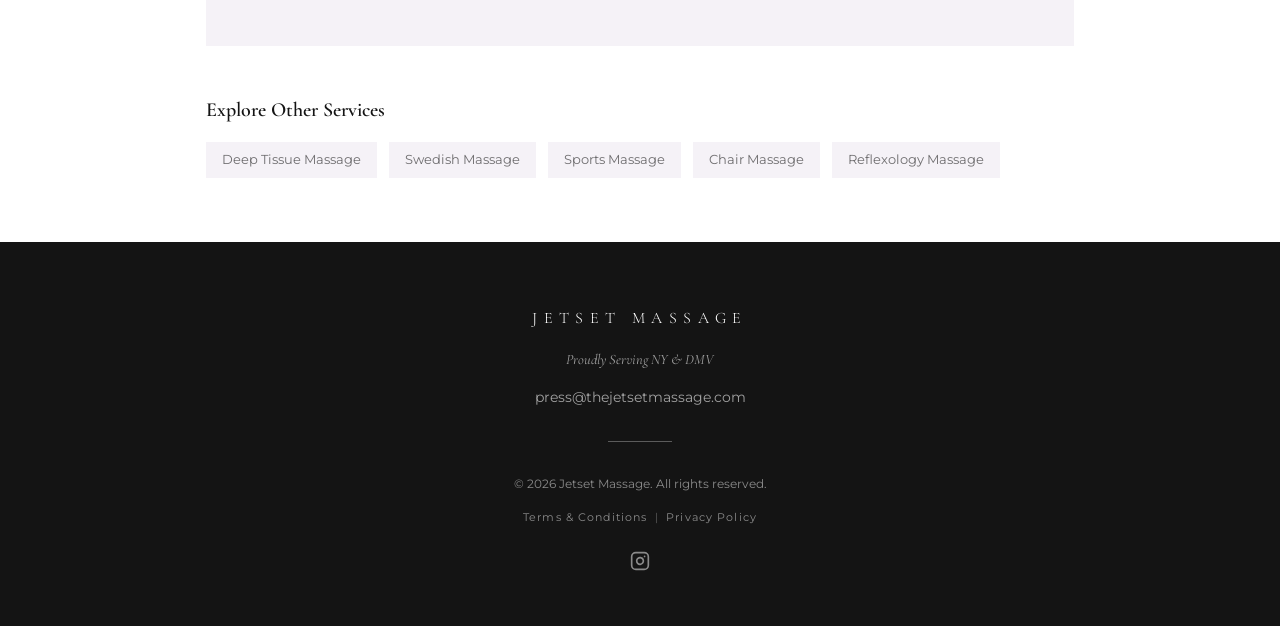
<file: services/couples-massage.html>
<!DOCTYPE html>
<html lang="en">
<head>
  <meta charset="UTF-8">
  <meta name="viewport" content="width=device-width, initial-scale=1.0">
  <title>Couples Massage | Jetset Massage</title>
  <meta name="description" content="Couples massage in NYC, Maryland, Virginia and DC. Two therapists, one shared experience. Book your couples session with Jetset Massage.">
  <link rel="stylesheet" href="../css/styles.css">
</head>
<body>

  <nav class="navbar">
    <div class="container">
      <a href="../" class="navbar-logo">Jetset Massage</a>
      <div class="navbar-links">
        <a href="../#about">About</a>
        <div class="nav-dropdown">
          <button>Services <svg class="nav-chevron" fill="none" viewBox="0 0 24 24" stroke="currentColor"><path stroke-linecap="round" stroke-linejoin="round" stroke-width="2" d="M19 9l-7 7-7-7"/></svg></button>
          <div class="nav-dropdown-menu">
            <a href="deep-tissue-massage.html">Deep Tissue Massage</a>
            <a href="swedish-massage.html">Swedish Massage</a>
            <a href="sports-massage.html">Sports Massage</a>
            <a href="couples-massage.html">Couples / Duo Massage</a>
            <a href="chair-massage.html">Chair Massage</a>
            <a href="reflexology-massage.html">Reflexology Massage</a>
          </div>
        </div>
        <a href="https://magazine.thejetsetmassage.com" target="_blank" rel="noopener noreferrer">Magazine</a>
        <a href="../#contact">Contact</a>
        <a href="../services.html" class="btn-book">Book Now</a>
      </div>
      <button class="hamburger" aria-label="Toggle menu">
        <svg xmlns="http://www.w3.org/2000/svg" width="24" height="24" viewBox="0 0 24 24" fill="none" stroke="currentColor" stroke-width="2" stroke-linecap="round" stroke-linejoin="round"><line x1="3" y1="12" x2="21" y2="12"/><line x1="3" y1="6" x2="21" y2="6"/><line x1="3" y1="18" x2="21" y2="18"/></svg>
      </button>
    </div>
  </nav>

  <div class="mobile-menu">
    <a href="../#about">About</a>
    <button class="mobile-services-toggle">Services</button>
    <div class="mobile-services-sub">
      <a href="deep-tissue-massage.html">Deep Tissue Massage</a>
      <a href="swedish-massage.html">Swedish Massage</a>
      <a href="sports-massage.html">Sports Massage</a>
      <a href="couples-massage.html">Couples / Duo Massage</a>
      <a href="chair-massage.html">Chair Massage</a>
      <a href="reflexology-massage.html">Reflexology Massage</a>
    </div>
    <a href="https://magazine.thejetsetmassage.com" target="_blank" rel="noopener noreferrer">Magazine</a>
    <a href="../#contact">Contact</a>
    <a href="../services.html" class="btn-book" style="display:inline-block;text-align:center;margin-top:1rem;">Book Now</a>
  </div>

  <section class="service-detail-hero">
    <div class="container">
      <a href="../services.html" class="back-link">&larr; ALL SERVICES</a>
      <h1>Couples Massage</h1>
    </div>
  </section>

  <div class="service-detail-content">
    <h2>What Is Couples Massage?</h2>
    <p>Our couples massage brings two licensed therapists directly to your location so you and your partner can enjoy a fully synchronized massage experience. Each person can choose their preferred massage style and pressure level, ensuring both of you get exactly the treatment you need.</p>

    <h2>Benefits of Couples Massage</h2>
    <ul>
      <li>Shared relaxation experience with a partner or friend</li>
      <li>Reduces stress and anxiety together</li>
      <li>Strengthens emotional connection and bonding</li>
      <li>Convenient — both massages happen simultaneously</li>
      <li>Perfect for special occasions and celebrations</li>
    </ul>

    <h2>Ideal For</h2>
    <ul>
      <li>Romantic partners and spouses</li>
      <li>Friends looking for a shared wellness experience</li>
      <li>Anniversary or birthday celebrations</li>
      <li>Bridal parties and special events</li>
      <li>Residents of luxury buildings with on-site fitness centers and wellness amenities</li>
    </ul>

    <h2>Pricing</h2>
    <div class="service-pricing">
      <div class="service-price-box">
        <div class="duration">60 min</div>
        <div class="amount">$320</div>
      </div>
      <div class="service-price-box">
        <div class="duration">90 min</div>
        <div class="amount">$360</div>
      </div>
    </div>
    <p style="font-family:var(--font-serif);font-size:0.85rem;font-style:italic;color:var(--text-60);margin-top:0.5rem;">A 20% gratuity is included at the time of booking.</p>

    <div class="service-cta">
      <h2>Ready to Book Your Couples Massage?</h2>
      <p>Licensed therapists come to your home, hotel, or office across New York and the DMV area.</p>
      <a href="../services.html" class="btn-dark">Book Now</a>
    </div>

    <div class="other-services">
      <h3>Explore Other Services</h3>
      <div class="other-services-list">
        <a href="deep-tissue-massage.html">Deep Tissue Massage</a>
        <a href="swedish-massage.html">Swedish Massage</a>
        <a href="sports-massage.html">Sports Massage</a>
        <a href="chair-massage.html">Chair Massage</a>
        <a href="reflexology-massage.html">Reflexology Massage</a>
      </div>
    </div>
  </div>

  <footer class="footer">
    <div class="container">
      <div class="footer-logo">Jetset Massage</div>
      <p class="footer-tagline">Proudly Serving NY &amp; DMV</p>
      <p class="footer-email"><a href="mailto:press@thejetsetmassage.com">press@thejetsetmassage.com</a></p>
      <div class="footer-divider"></div>
      <p class="footer-copy">&copy; 2026 Jetset Massage. All rights reserved.</p>
      <div class="footer-legal">
        <a href="../terms-and-conditions.html">Terms &amp; Conditions</a>
        <span>|</span>
        <a href="../privacy-policy.html">Privacy Policy</a>
      </div>
      <div class="footer-social">
        <a href="https://www.instagram.com/thejetsetmassage/" target="_blank" rel="noopener noreferrer" aria-label="Instagram">
          <svg xmlns="http://www.w3.org/2000/svg" width="20" height="20" viewBox="0 0 24 24" fill="none" stroke="currentColor" stroke-width="2" stroke-linecap="round" stroke-linejoin="round"><rect width="20" height="20" x="2" y="2" rx="5" ry="5"/><path d="M16 11.37A4 4 0 1 1 12.63 8 4 4 0 0 1 16 11.37z"/><line x1="17.5" x2="17.51" y1="6.5" y2="6.5"/></svg>
        </a>
      </div>
    </div>
  </footer>

  <script src="../js/main.js"></script>
</body>
</html>
</file>
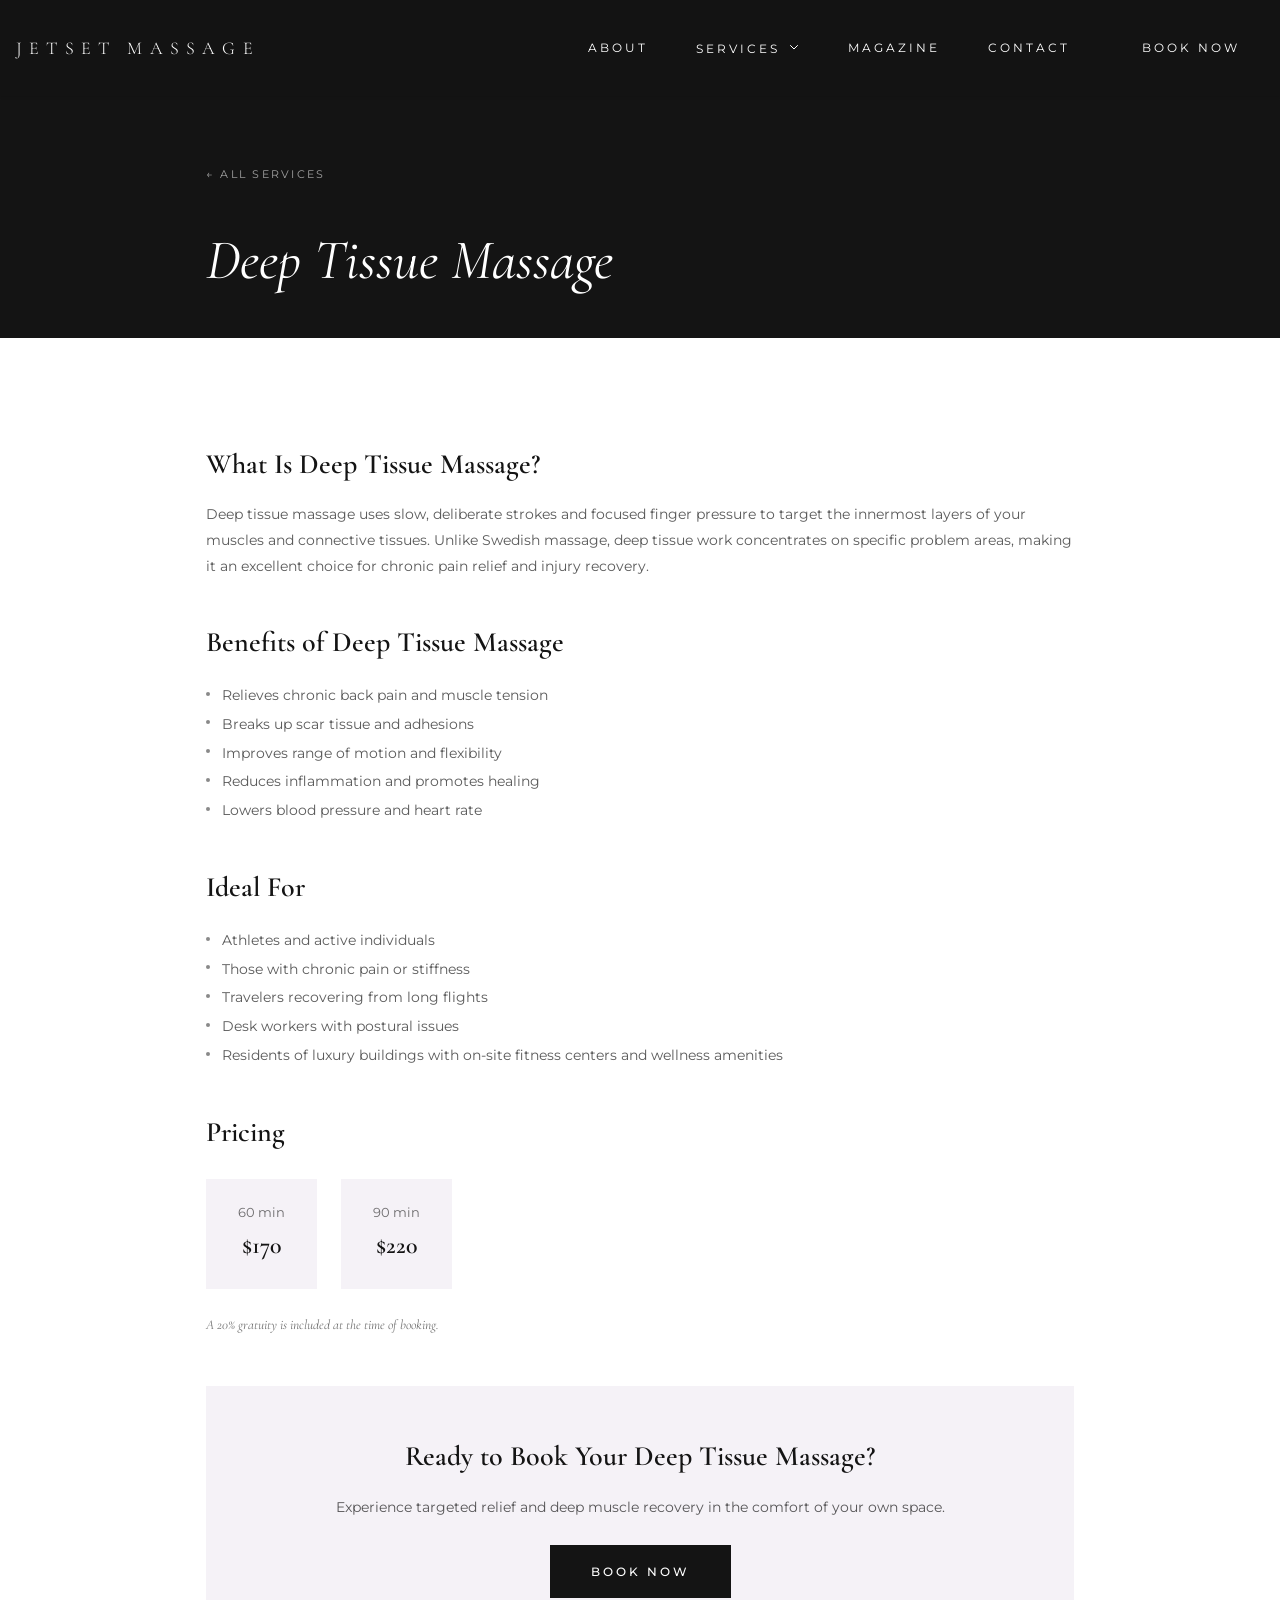
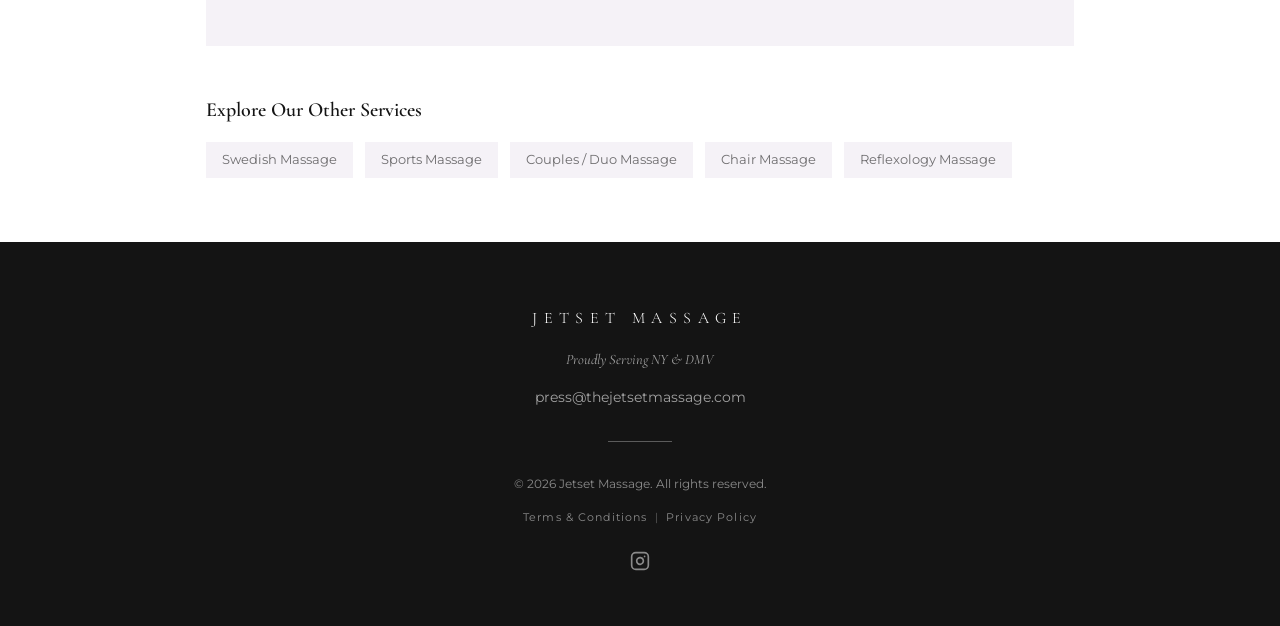
<file: services/deep-tissue-massage.html>
<!DOCTYPE html>
<html lang="en">
<head>
  <meta charset="UTF-8">
  <meta name="viewport" content="width=device-width, initial-scale=1.0">
  <title>Deep Tissue Massage - Jetset Massage</title>
  <meta name="description" content="Deep tissue massage uses slow, deliberate strokes and focused finger pressure to target the innermost layers of your muscles and connective tissues. Book your session with Jetset Massage.">
  <link rel="stylesheet" href="../css/styles.css">
</head>
<body>

  <!-- Navbar -->
  <nav class="navbar">
    <div class="container">
      <a href="../" class="navbar-logo">Jetset Massage</a>
      <div class="navbar-links">
        <a href="../#about">About</a>
        <div class="nav-dropdown">
          <button>Services <svg class="nav-chevron" fill="none" viewBox="0 0 24 24" stroke="currentColor"><path stroke-linecap="round" stroke-linejoin="round" stroke-width="2" d="M19 9l-7 7-7-7"/></svg></button>
          <div class="nav-dropdown-menu">
            <a href="deep-tissue-massage.html">Deep Tissue Massage</a>
            <a href="swedish-massage.html">Swedish Massage</a>
            <a href="sports-massage.html">Sports Massage</a>
            <a href="couples-massage.html">Couples / Duo Massage</a>
            <a href="chair-massage.html">Chair Massage</a>
            <a href="reflexology-massage.html">Reflexology Massage</a>
          </div>
        </div>
        <a href="https://magazine.thejetsetmassage.com" target="_blank" rel="noopener noreferrer">Magazine</a>
        <a href="../#contact">Contact</a>
        <a href="../services.html" class="btn-book">Book Now</a>
      </div>
      <button class="hamburger" aria-label="Toggle menu">
        <svg xmlns="http://www.w3.org/2000/svg" width="24" height="24" viewBox="0 0 24 24" fill="none" stroke="currentColor" stroke-width="2" stroke-linecap="round" stroke-linejoin="round"><line x1="3" y1="12" x2="21" y2="12"/><line x1="3" y1="6" x2="21" y2="6"/><line x1="3" y1="18" x2="21" y2="18"/></svg>
      </button>
    </div>
  </nav>

  <!-- Mobile Menu -->
  <div class="mobile-menu">
    <a href="../#about">About</a>
    <button class="mobile-services-toggle">Services</button>
    <div class="mobile-services-sub">
      <a href="deep-tissue-massage.html">Deep Tissue Massage</a>
      <a href="swedish-massage.html">Swedish Massage</a>
      <a href="sports-massage.html">Sports Massage</a>
      <a href="couples-massage.html">Couples / Duo Massage</a>
      <a href="chair-massage.html">Chair Massage</a>
      <a href="reflexology-massage.html">Reflexology Massage</a>
    </div>
    <a href="https://magazine.thejetsetmassage.com" target="_blank" rel="noopener noreferrer">Magazine</a>
    <a href="../#contact">Contact</a>
    <a href="../services.html" class="btn-book" style="display:inline-block;text-align:center;margin-top:1rem;">Book Now</a>
  </div>

  <!-- Service Detail Hero -->
  <section class="service-detail-hero">
    <div class="container">
      <a href="../services.html" class="back-link">&larr; ALL SERVICES</a>
      <h1>Deep Tissue Massage</h1>
    </div>
  </section>

  <!-- Service Detail Content -->
  <div class="service-detail-content">
    <h2>What Is Deep Tissue Massage?</h2>
    <p>Deep tissue massage uses slow, deliberate strokes and focused finger pressure to target the innermost layers of your muscles and connective tissues. Unlike Swedish massage, deep tissue work concentrates on specific problem areas, making it an excellent choice for chronic pain relief and injury recovery.</p>

    <h2>Benefits of Deep Tissue Massage</h2>
    <ul>
      <li>Relieves chronic back pain and muscle tension</li>
      <li>Breaks up scar tissue and adhesions</li>
      <li>Improves range of motion and flexibility</li>
      <li>Reduces inflammation and promotes healing</li>
      <li>Lowers blood pressure and heart rate</li>
    </ul>

    <h2>Ideal For</h2>
    <ul>
      <li>Athletes and active individuals</li>
      <li>Those with chronic pain or stiffness</li>
      <li>Travelers recovering from long flights</li>
      <li>Desk workers with postural issues</li>
      <li>Residents of luxury buildings with on-site fitness centers and wellness amenities</li>
    </ul>

    <h2>Pricing</h2>
    <div class="service-pricing">
      <div class="service-price-box">
        <div class="duration">60 min</div>
        <div class="amount">$170</div>
      </div>
      <div class="service-price-box">
        <div class="duration">90 min</div>
        <div class="amount">$220</div>
      </div>
    </div>
    <p style="font-family:var(--font-serif);font-size:0.85rem;font-style:italic;color:var(--text-60);margin-top:0.5rem;">A 20% gratuity is included at the time of booking.</p>

    <div class="service-cta">
      <h2>Ready to Book Your Deep Tissue Massage?</h2>
      <p>Experience targeted relief and deep muscle recovery in the comfort of your own space.</p>
      <a href="../services.html" class="btn-dark">Book Now</a>
    </div>

    <div class="other-services">
      <h3>Explore Our Other Services</h3>
      <div class="other-services-list">
        <a href="swedish-massage.html">Swedish Massage</a>
        <a href="sports-massage.html">Sports Massage</a>
        <a href="couples-massage.html">Couples / Duo Massage</a>
        <a href="chair-massage.html">Chair Massage</a>
        <a href="reflexology-massage.html">Reflexology Massage</a>
      </div>
    </div>
  </div>

  <!-- Footer -->
  <footer class="footer">
    <div class="container">
      <div class="footer-logo">Jetset Massage</div>
      <p class="footer-tagline">Proudly Serving NY &amp; DMV</p>
      <p class="footer-email"><a href="mailto:press@thejetsetmassage.com">press@thejetsetmassage.com</a></p>
      <div class="footer-divider"></div>
      <p class="footer-copy">&copy; 2026 Jetset Massage. All rights reserved.</p>
      <div class="footer-legal">
        <a href="../terms-and-conditions.html">Terms &amp; Conditions</a>
        <span>|</span>
        <a href="../privacy-policy.html">Privacy Policy</a>
      </div>
      <div class="footer-social">
        <a href="https://www.instagram.com/thejetsetmassage/" target="_blank" rel="noopener noreferrer" aria-label="Instagram">
          <svg xmlns="http://www.w3.org/2000/svg" width="20" height="20" viewBox="0 0 24 24" fill="none" stroke="currentColor" stroke-width="2" stroke-linecap="round" stroke-linejoin="round"><rect width="20" height="20" x="2" y="2" rx="5" ry="5"/><path d="M16 11.37A4 4 0 1 1 12.63 8 4 4 0 0 1 16 11.37z"/><line x1="17.5" x2="17.51" y1="6.5" y2="6.5"/></svg>
        </a>
      </div>
    </div>
  </footer>

  <script src="../js/main.js"></script>
</body>
</html>
</file>
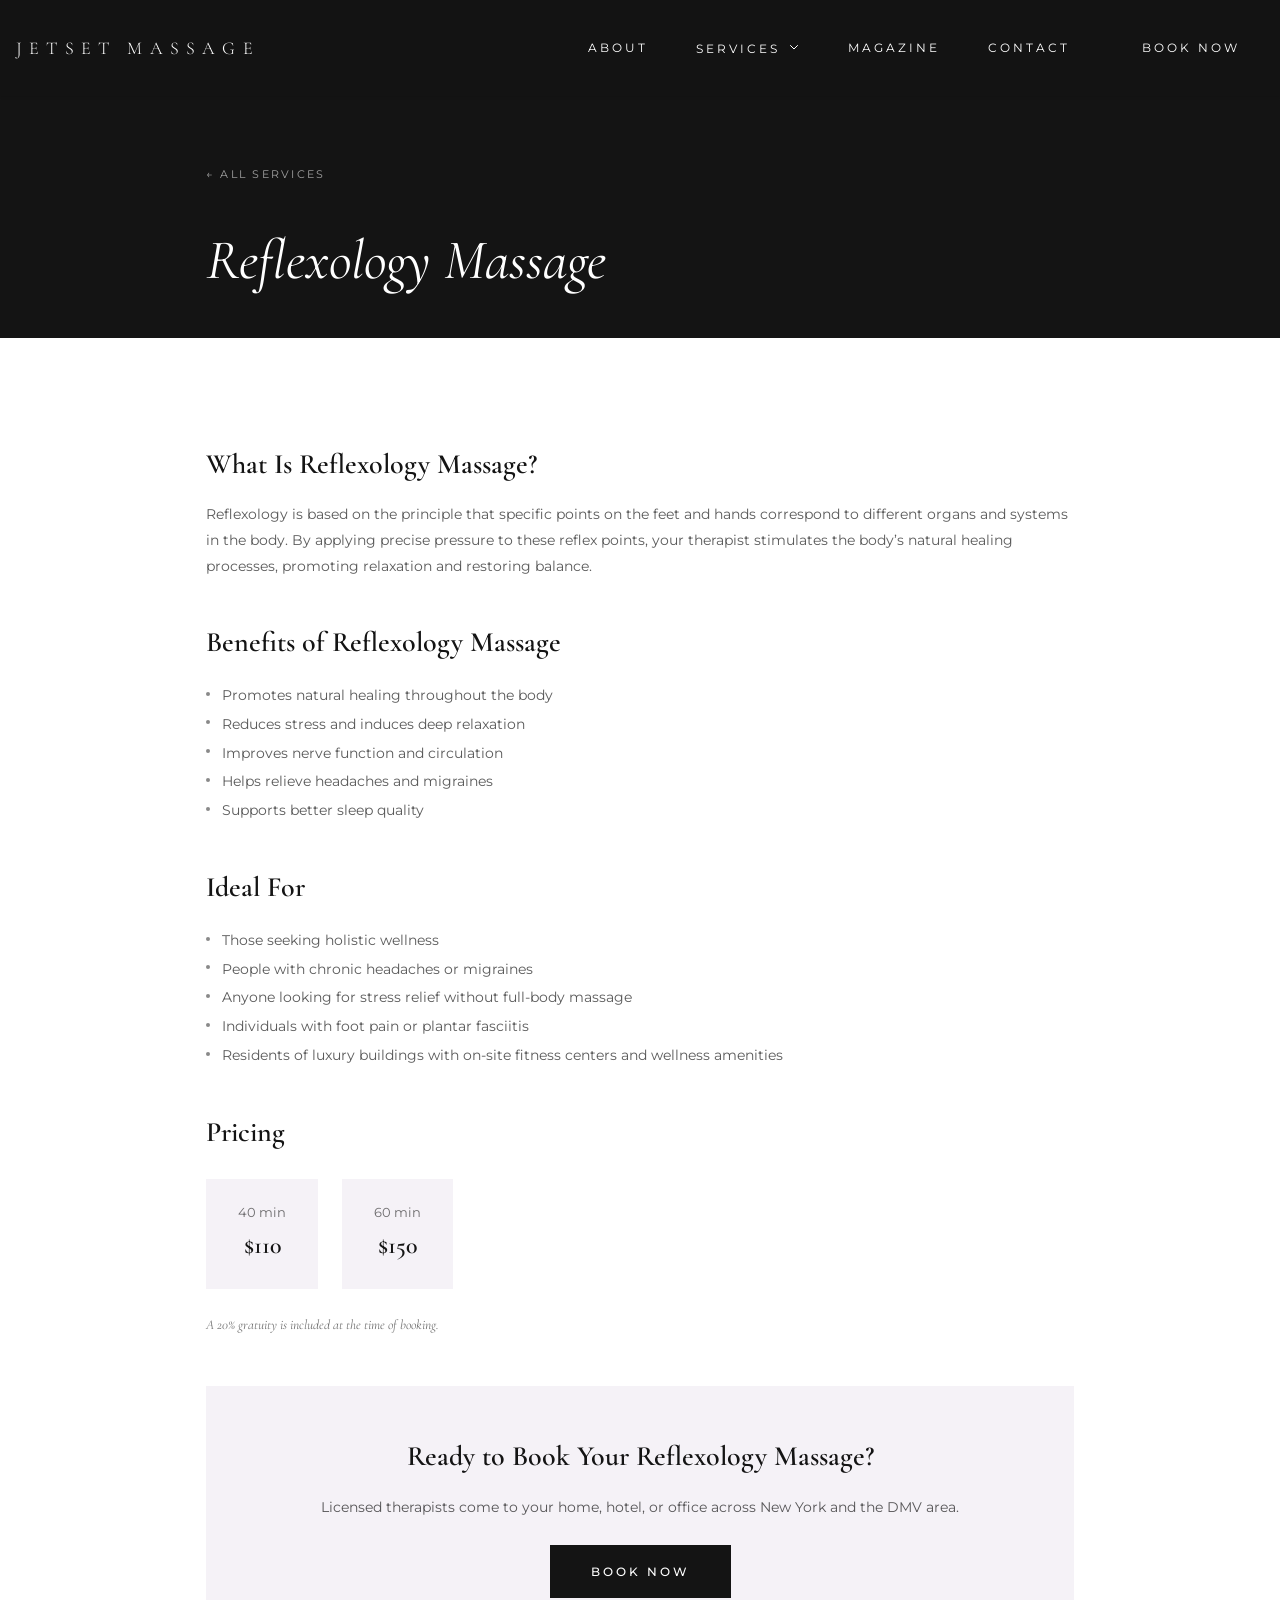
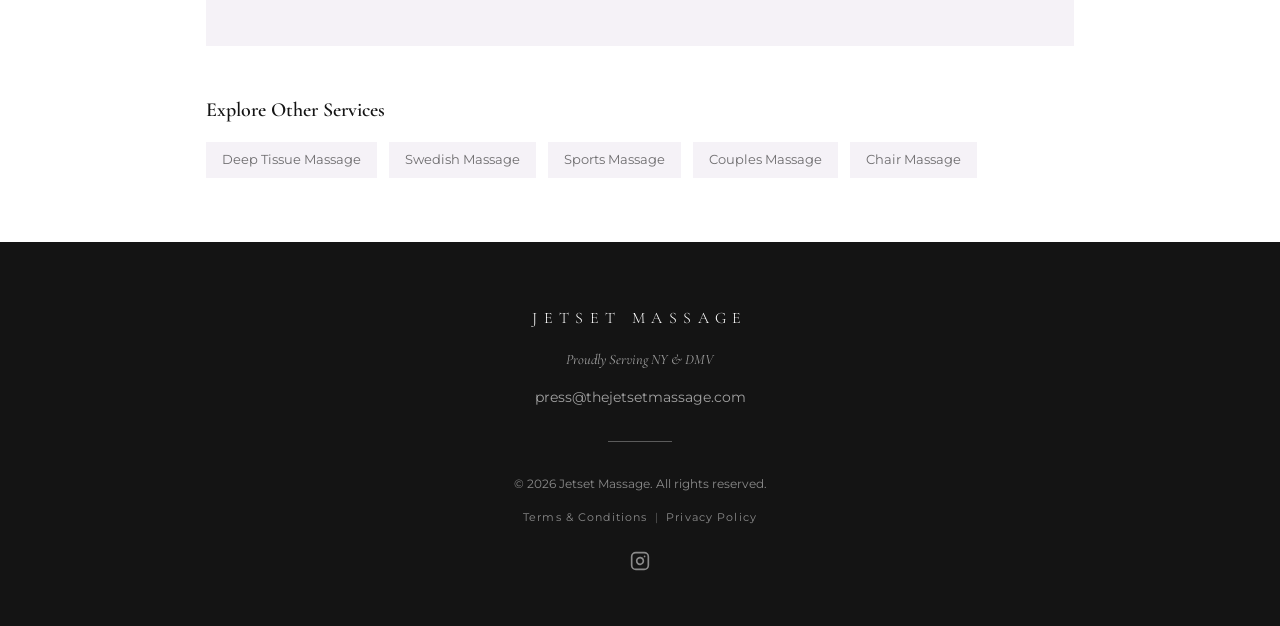
<file: services/reflexology-massage.html>
<!DOCTYPE html>
<html lang="en">
<head>
  <meta charset="UTF-8">
  <meta name="viewport" content="width=device-width, initial-scale=1.0">
  <title>Reflexology Massage | Jetset Massage</title>
  <meta name="description" content="Reflexology massage in NYC, Maryland, Virginia and DC. Targeted pressure points on feet and hands for whole-body healing. Book with Jetset Massage.">
  <link rel="stylesheet" href="../css/styles.css">
</head>
<body>

  <nav class="navbar">
    <div class="container">
      <a href="../" class="navbar-logo">Jetset Massage</a>
      <div class="navbar-links">
        <a href="../#about">About</a>
        <div class="nav-dropdown">
          <button>Services <svg class="nav-chevron" fill="none" viewBox="0 0 24 24" stroke="currentColor"><path stroke-linecap="round" stroke-linejoin="round" stroke-width="2" d="M19 9l-7 7-7-7"/></svg></button>
          <div class="nav-dropdown-menu">
            <a href="deep-tissue-massage.html">Deep Tissue Massage</a>
            <a href="swedish-massage.html">Swedish Massage</a>
            <a href="sports-massage.html">Sports Massage</a>
            <a href="couples-massage.html">Couples / Duo Massage</a>
            <a href="chair-massage.html">Chair Massage</a>
            <a href="reflexology-massage.html">Reflexology Massage</a>
          </div>
        </div>
        <a href="https://magazine.thejetsetmassage.com" target="_blank" rel="noopener noreferrer">Magazine</a>
        <a href="../#contact">Contact</a>
        <a href="../services.html" class="btn-book">Book Now</a>
      </div>
      <button class="hamburger" aria-label="Toggle menu">
        <svg xmlns="http://www.w3.org/2000/svg" width="24" height="24" viewBox="0 0 24 24" fill="none" stroke="currentColor" stroke-width="2" stroke-linecap="round" stroke-linejoin="round"><line x1="3" y1="12" x2="21" y2="12"/><line x1="3" y1="6" x2="21" y2="6"/><line x1="3" y1="18" x2="21" y2="18"/></svg>
      </button>
    </div>
  </nav>

  <div class="mobile-menu">
    <a href="../#about">About</a>
    <button class="mobile-services-toggle">Services</button>
    <div class="mobile-services-sub">
      <a href="deep-tissue-massage.html">Deep Tissue Massage</a>
      <a href="swedish-massage.html">Swedish Massage</a>
      <a href="sports-massage.html">Sports Massage</a>
      <a href="couples-massage.html">Couples / Duo Massage</a>
      <a href="chair-massage.html">Chair Massage</a>
      <a href="reflexology-massage.html">Reflexology Massage</a>
    </div>
    <a href="https://magazine.thejetsetmassage.com" target="_blank" rel="noopener noreferrer">Magazine</a>
    <a href="../#contact">Contact</a>
    <a href="../services.html" class="btn-book" style="display:inline-block;text-align:center;margin-top:1rem;">Book Now</a>
  </div>

  <section class="service-detail-hero">
    <div class="container">
      <a href="../services.html" class="back-link">&larr; ALL SERVICES</a>
      <h1>Reflexology Massage</h1>
    </div>
  </section>

  <div class="service-detail-content">
    <h2>What Is Reflexology Massage?</h2>
    <p>Reflexology is based on the principle that specific points on the feet and hands correspond to different organs and systems in the body. By applying precise pressure to these reflex points, your therapist stimulates the body’s natural healing processes, promoting relaxation and restoring balance.</p>

    <h2>Benefits of Reflexology Massage</h2>
    <ul>
      <li>Promotes natural healing throughout the body</li>
      <li>Reduces stress and induces deep relaxation</li>
      <li>Improves nerve function and circulation</li>
      <li>Helps relieve headaches and migraines</li>
      <li>Supports better sleep quality</li>
    </ul>

    <h2>Ideal For</h2>
    <ul>
      <li>Those seeking holistic wellness</li>
      <li>People with chronic headaches or migraines</li>
      <li>Anyone looking for stress relief without full-body massage</li>
      <li>Individuals with foot pain or plantar fasciitis</li>
      <li>Residents of luxury buildings with on-site fitness centers and wellness amenities</li>
    </ul>

    <h2>Pricing</h2>
    <div class="service-pricing">
      <div class="service-price-box">
        <div class="duration">40 min</div>
        <div class="amount">$110</div>
      </div>
      <div class="service-price-box">
        <div class="duration">60 min</div>
        <div class="amount">$150</div>
      </div>
    </div>
    <p style="font-family:var(--font-serif);font-size:0.85rem;font-style:italic;color:var(--text-60);margin-top:0.5rem;">A 20% gratuity is included at the time of booking.</p>

    <div class="service-cta">
      <h2>Ready to Book Your Reflexology Massage?</h2>
      <p>Licensed therapists come to your home, hotel, or office across New York and the DMV area.</p>
      <a href="../services.html" class="btn-dark">Book Now</a>
    </div>

    <div class="other-services">
      <h3>Explore Other Services</h3>
      <div class="other-services-list">
        <a href="deep-tissue-massage.html">Deep Tissue Massage</a>
        <a href="swedish-massage.html">Swedish Massage</a>
        <a href="sports-massage.html">Sports Massage</a>
        <a href="couples-massage.html">Couples Massage</a>
        <a href="chair-massage.html">Chair Massage</a>
      </div>
    </div>
  </div>

  <footer class="footer">
    <div class="container">
      <div class="footer-logo">Jetset Massage</div>
      <p class="footer-tagline">Proudly Serving NY &amp; DMV</p>
      <p class="footer-email"><a href="mailto:press@thejetsetmassage.com">press@thejetsetmassage.com</a></p>
      <div class="footer-divider"></div>
      <p class="footer-copy">&copy; 2026 Jetset Massage. All rights reserved.</p>
      <div class="footer-legal">
        <a href="../terms-and-conditions.html">Terms &amp; Conditions</a>
        <span>|</span>
        <a href="../privacy-policy.html">Privacy Policy</a>
      </div>
      <div class="footer-social">
        <a href="https://www.instagram.com/thejetsetmassage/" target="_blank" rel="noopener noreferrer" aria-label="Instagram">
          <svg xmlns="http://www.w3.org/2000/svg" width="20" height="20" viewBox="0 0 24 24" fill="none" stroke="currentColor" stroke-width="2" stroke-linecap="round" stroke-linejoin="round"><rect width="20" height="20" x="2" y="2" rx="5" ry="5"/><path d="M16 11.37A4 4 0 1 1 12.63 8 4 4 0 0 1 16 11.37z"/><line x1="17.5" x2="17.51" y1="6.5" y2="6.5"/></svg>
        </a>
      </div>
    </div>
  </footer>

  <script src="../js/main.js"></script>
</body>
</html>
</file>
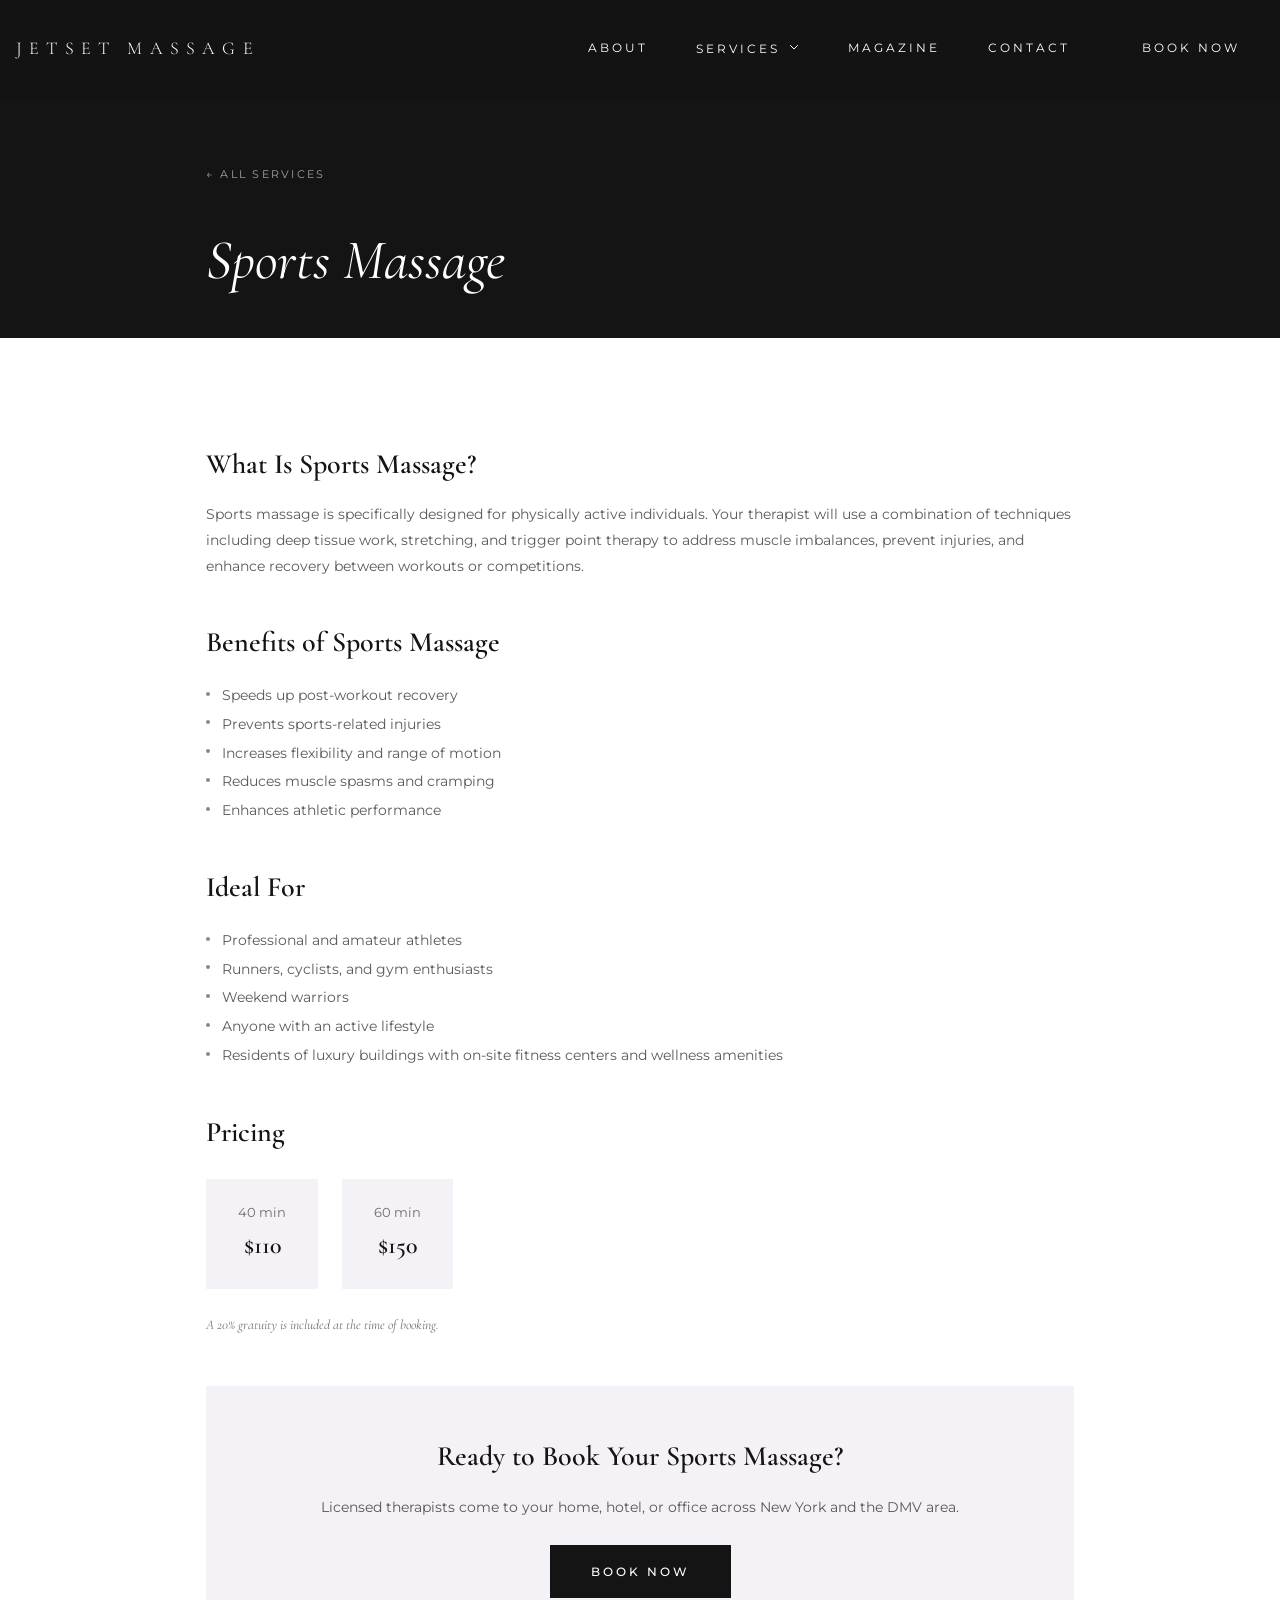
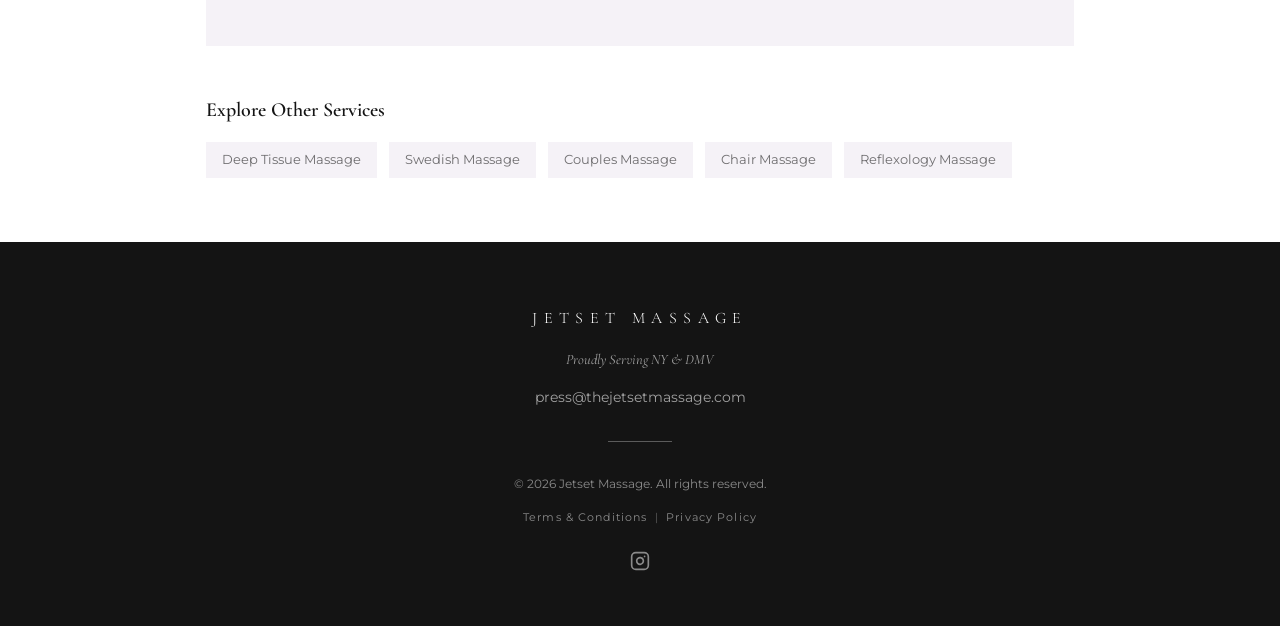
<file: services/sports-massage.html>
<!DOCTYPE html>
<html lang="en">
<head>
  <meta charset="UTF-8">
  <meta name="viewport" content="width=device-width, initial-scale=1.0">
  <title>Sports Massage | Jetset Massage</title>
  <meta name="description" content="Sports massage therapy for athletes in NYC, Maryland, Virginia and DC. Specialized techniques for recovery and performance. Book with Jetset Massage.">
  <link rel="stylesheet" href="../css/styles.css">
</head>
<body>

  <nav class="navbar">
    <div class="container">
      <a href="../" class="navbar-logo">Jetset Massage</a>
      <div class="navbar-links">
        <a href="../#about">About</a>
        <div class="nav-dropdown">
          <button>Services <svg class="nav-chevron" fill="none" viewBox="0 0 24 24" stroke="currentColor"><path stroke-linecap="round" stroke-linejoin="round" stroke-width="2" d="M19 9l-7 7-7-7"/></svg></button>
          <div class="nav-dropdown-menu">
            <a href="deep-tissue-massage.html">Deep Tissue Massage</a>
            <a href="swedish-massage.html">Swedish Massage</a>
            <a href="sports-massage.html">Sports Massage</a>
            <a href="couples-massage.html">Couples / Duo Massage</a>
            <a href="chair-massage.html">Chair Massage</a>
            <a href="reflexology-massage.html">Reflexology Massage</a>
          </div>
        </div>
        <a href="https://magazine.thejetsetmassage.com" target="_blank" rel="noopener noreferrer">Magazine</a>
        <a href="../#contact">Contact</a>
        <a href="../services.html" class="btn-book">Book Now</a>
      </div>
      <button class="hamburger" aria-label="Toggle menu">
        <svg xmlns="http://www.w3.org/2000/svg" width="24" height="24" viewBox="0 0 24 24" fill="none" stroke="currentColor" stroke-width="2" stroke-linecap="round" stroke-linejoin="round"><line x1="3" y1="12" x2="21" y2="12"/><line x1="3" y1="6" x2="21" y2="6"/><line x1="3" y1="18" x2="21" y2="18"/></svg>
      </button>
    </div>
  </nav>

  <div class="mobile-menu">
    <a href="../#about">About</a>
    <button class="mobile-services-toggle">Services</button>
    <div class="mobile-services-sub">
      <a href="deep-tissue-massage.html">Deep Tissue Massage</a>
      <a href="swedish-massage.html">Swedish Massage</a>
      <a href="sports-massage.html">Sports Massage</a>
      <a href="couples-massage.html">Couples / Duo Massage</a>
      <a href="chair-massage.html">Chair Massage</a>
      <a href="reflexology-massage.html">Reflexology Massage</a>
    </div>
    <a href="https://magazine.thejetsetmassage.com" target="_blank" rel="noopener noreferrer">Magazine</a>
    <a href="../#contact">Contact</a>
    <a href="../services.html" class="btn-book" style="display:inline-block;text-align:center;margin-top:1rem;">Book Now</a>
  </div>

  <section class="service-detail-hero">
    <div class="container">
      <a href="../services.html" class="back-link">&larr; ALL SERVICES</a>
      <h1>Sports Massage</h1>
    </div>
  </section>

  <div class="service-detail-content">
    <h2>What Is Sports Massage?</h2>
    <p>Sports massage is specifically designed for physically active individuals. Your therapist will use a combination of techniques including deep tissue work, stretching, and trigger point therapy to address muscle imbalances, prevent injuries, and enhance recovery between workouts or competitions.</p>

    <h2>Benefits of Sports Massage</h2>
    <ul>
      <li>Speeds up post-workout recovery</li>
      <li>Prevents sports-related injuries</li>
      <li>Increases flexibility and range of motion</li>
      <li>Reduces muscle spasms and cramping</li>
      <li>Enhances athletic performance</li>
    </ul>

    <h2>Ideal For</h2>
    <ul>
      <li>Professional and amateur athletes</li>
      <li>Runners, cyclists, and gym enthusiasts</li>
      <li>Weekend warriors</li>
      <li>Anyone with an active lifestyle</li>
      <li>Residents of luxury buildings with on-site fitness centers and wellness amenities</li>
    </ul>

    <h2>Pricing</h2>
    <div class="service-pricing">
      <div class="service-price-box">
        <div class="duration">40 min</div>
        <div class="amount">$110</div>
      </div>
      <div class="service-price-box">
        <div class="duration">60 min</div>
        <div class="amount">$150</div>
      </div>
    </div>
    <p style="font-family:var(--font-serif);font-size:0.85rem;font-style:italic;color:var(--text-60);margin-top:0.5rem;">A 20% gratuity is included at the time of booking.</p>

    <div class="service-cta">
      <h2>Ready to Book Your Sports Massage?</h2>
      <p>Licensed therapists come to your home, hotel, or office across New York and the DMV area.</p>
      <a href="../services.html" class="btn-dark">Book Now</a>
    </div>

    <div class="other-services">
      <h3>Explore Other Services</h3>
      <div class="other-services-list">
        <a href="deep-tissue-massage.html">Deep Tissue Massage</a>
        <a href="swedish-massage.html">Swedish Massage</a>
        <a href="couples-massage.html">Couples Massage</a>
        <a href="chair-massage.html">Chair Massage</a>
        <a href="reflexology-massage.html">Reflexology Massage</a>
      </div>
    </div>
  </div>

  <footer class="footer">
    <div class="container">
      <div class="footer-logo">Jetset Massage</div>
      <p class="footer-tagline">Proudly Serving NY &amp; DMV</p>
      <p class="footer-email"><a href="mailto:press@thejetsetmassage.com">press@thejetsetmassage.com</a></p>
      <div class="footer-divider"></div>
      <p class="footer-copy">&copy; 2026 Jetset Massage. All rights reserved.</p>
      <div class="footer-legal">
        <a href="../terms-and-conditions.html">Terms &amp; Conditions</a>
        <span>|</span>
        <a href="../privacy-policy.html">Privacy Policy</a>
      </div>
      <div class="footer-social">
        <a href="https://www.instagram.com/thejetsetmassage/" target="_blank" rel="noopener noreferrer" aria-label="Instagram">
          <svg xmlns="http://www.w3.org/2000/svg" width="20" height="20" viewBox="0 0 24 24" fill="none" stroke="currentColor" stroke-width="2" stroke-linecap="round" stroke-linejoin="round"><rect width="20" height="20" x="2" y="2" rx="5" ry="5"/><path d="M16 11.37A4 4 0 1 1 12.63 8 4 4 0 0 1 16 11.37z"/><line x1="17.5" x2="17.51" y1="6.5" y2="6.5"/></svg>
        </a>
      </div>
    </div>
  </footer>

  <script src="../js/main.js"></script>
</body>
</html>
</file>
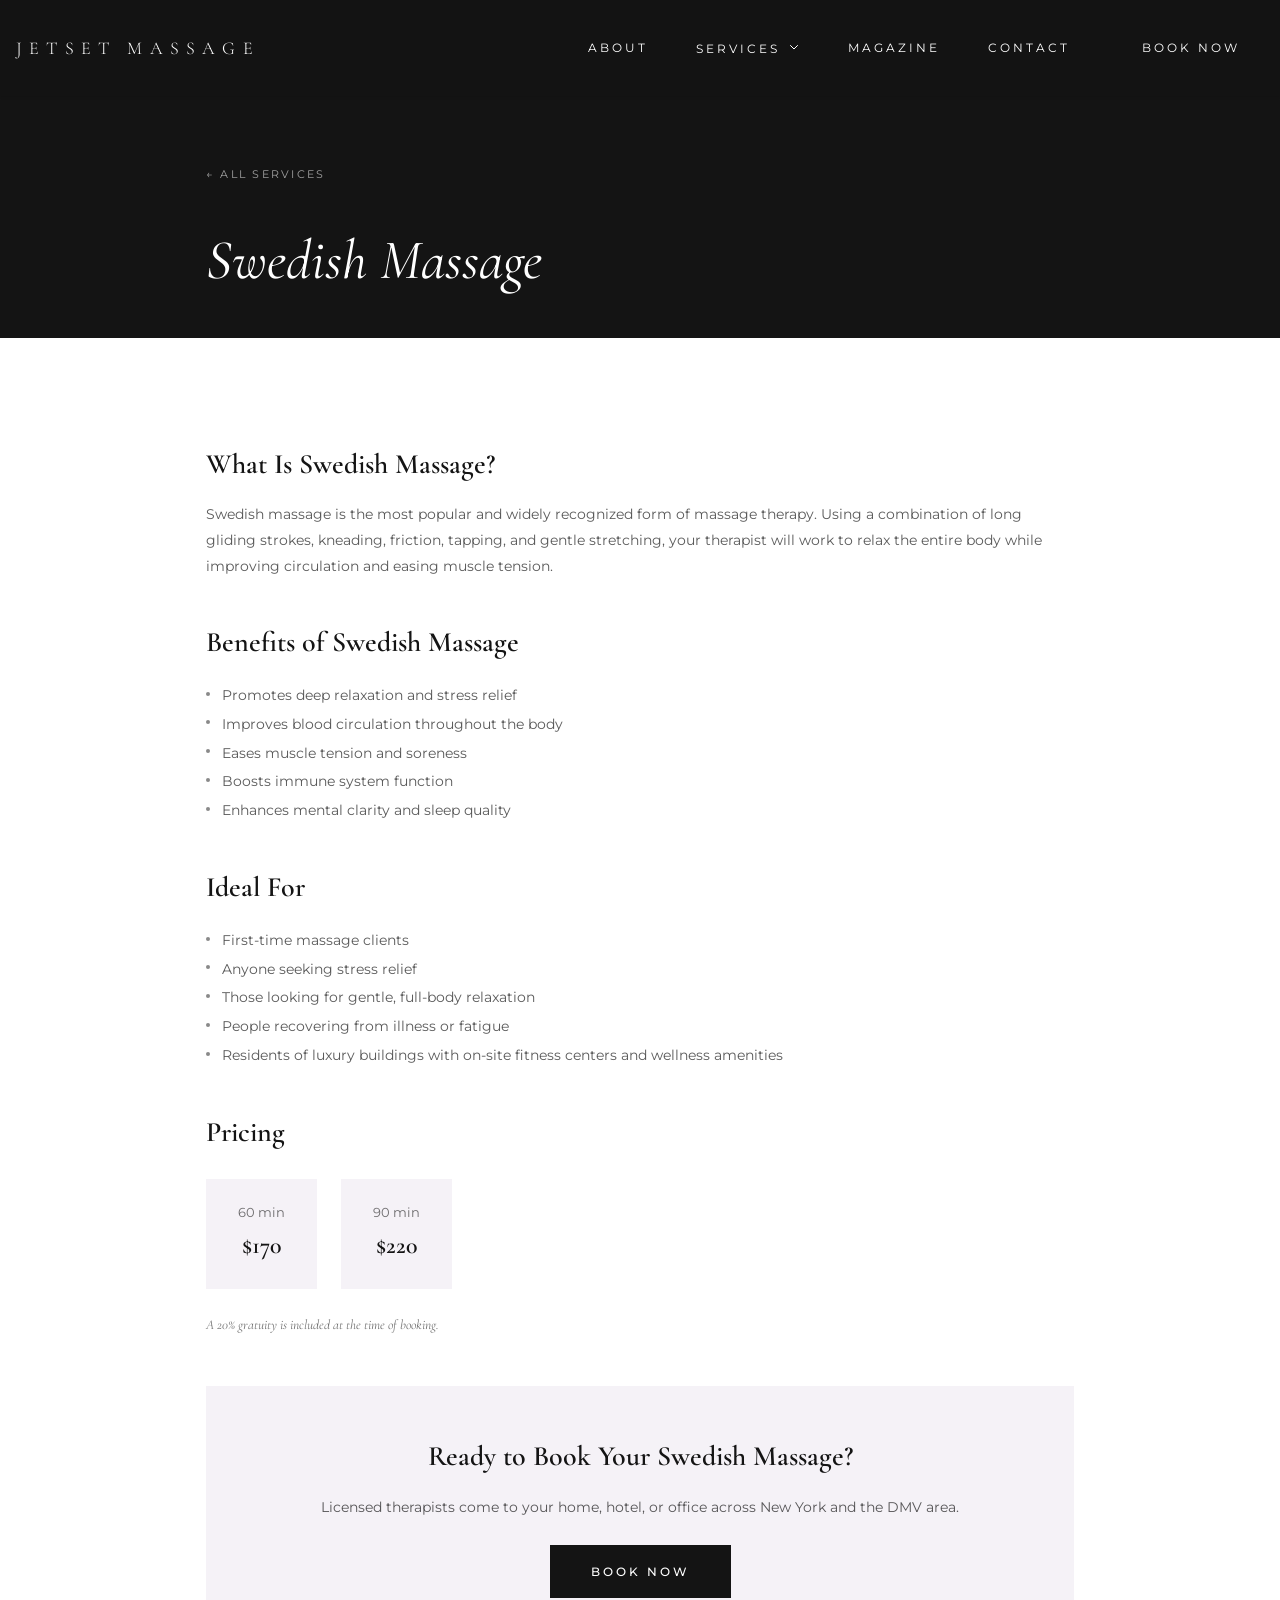
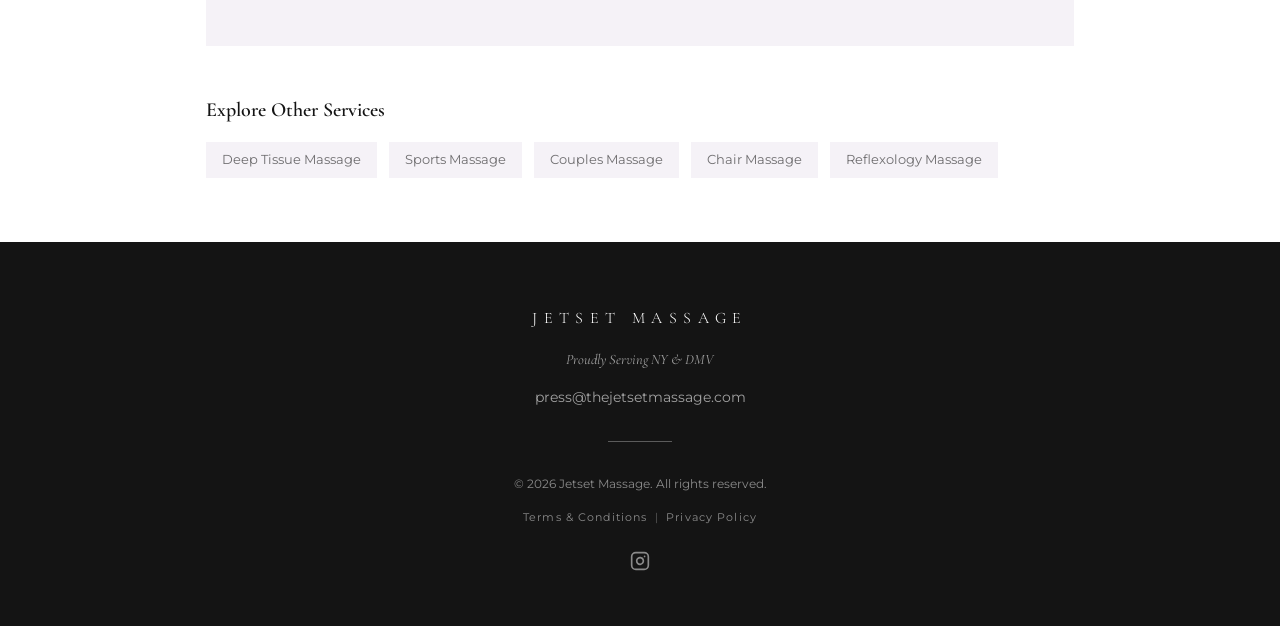
<file: services/swedish-massage.html>
<!DOCTYPE html>
<html lang="en">
<head>
  <meta charset="UTF-8">
  <meta name="viewport" content="width=device-width, initial-scale=1.0">
  <title>Swedish Massage | Jetset Massage</title>
  <meta name="description" content="Swedish massage therapy in NYC, Maryland, Virginia and DC. Gentle strokes to promote relaxation and circulation. Book with Jetset Massage.">
  <link rel="stylesheet" href="../css/styles.css">
</head>
<body>

  <nav class="navbar">
    <div class="container">
      <a href="../" class="navbar-logo">Jetset Massage</a>
      <div class="navbar-links">
        <a href="../#about">About</a>
        <div class="nav-dropdown">
          <button>Services <svg class="nav-chevron" fill="none" viewBox="0 0 24 24" stroke="currentColor"><path stroke-linecap="round" stroke-linejoin="round" stroke-width="2" d="M19 9l-7 7-7-7"/></svg></button>
          <div class="nav-dropdown-menu">
            <a href="deep-tissue-massage.html">Deep Tissue Massage</a>
            <a href="swedish-massage.html">Swedish Massage</a>
            <a href="sports-massage.html">Sports Massage</a>
            <a href="couples-massage.html">Couples / Duo Massage</a>
            <a href="chair-massage.html">Chair Massage</a>
            <a href="reflexology-massage.html">Reflexology Massage</a>
          </div>
        </div>
        <a href="https://magazine.thejetsetmassage.com" target="_blank" rel="noopener noreferrer">Magazine</a>
        <a href="../#contact">Contact</a>
        <a href="../services.html" class="btn-book">Book Now</a>
      </div>
      <button class="hamburger" aria-label="Toggle menu">
        <svg xmlns="http://www.w3.org/2000/svg" width="24" height="24" viewBox="0 0 24 24" fill="none" stroke="currentColor" stroke-width="2" stroke-linecap="round" stroke-linejoin="round"><line x1="3" y1="12" x2="21" y2="12"/><line x1="3" y1="6" x2="21" y2="6"/><line x1="3" y1="18" x2="21" y2="18"/></svg>
      </button>
    </div>
  </nav>

  <div class="mobile-menu">
    <a href="../#about">About</a>
    <button class="mobile-services-toggle">Services</button>
    <div class="mobile-services-sub">
      <a href="deep-tissue-massage.html">Deep Tissue Massage</a>
      <a href="swedish-massage.html">Swedish Massage</a>
      <a href="sports-massage.html">Sports Massage</a>
      <a href="couples-massage.html">Couples / Duo Massage</a>
      <a href="chair-massage.html">Chair Massage</a>
      <a href="reflexology-massage.html">Reflexology Massage</a>
    </div>
    <a href="https://magazine.thejetsetmassage.com" target="_blank" rel="noopener noreferrer">Magazine</a>
    <a href="../#contact">Contact</a>
    <a href="../services.html" class="btn-book" style="display:inline-block;text-align:center;margin-top:1rem;">Book Now</a>
  </div>

  <section class="service-detail-hero">
    <div class="container">
      <a href="../services.html" class="back-link">&larr; ALL SERVICES</a>
      <h1>Swedish Massage</h1>
    </div>
  </section>

  <div class="service-detail-content">
    <h2>What Is Swedish Massage?</h2>
    <p>Swedish massage is the most popular and widely recognized form of massage therapy. Using a combination of long gliding strokes, kneading, friction, tapping, and gentle stretching, your therapist will work to relax the entire body while improving circulation and easing muscle tension.</p>

    <h2>Benefits of Swedish Massage</h2>
    <ul>
      <li>Promotes deep relaxation and stress relief</li>
      <li>Improves blood circulation throughout the body</li>
      <li>Eases muscle tension and soreness</li>
      <li>Boosts immune system function</li>
      <li>Enhances mental clarity and sleep quality</li>
    </ul>

    <h2>Ideal For</h2>
    <ul>
      <li>First-time massage clients</li>
      <li>Anyone seeking stress relief</li>
      <li>Those looking for gentle, full-body relaxation</li>
      <li>People recovering from illness or fatigue</li>
      <li>Residents of luxury buildings with on-site fitness centers and wellness amenities</li>
    </ul>

    <h2>Pricing</h2>
    <div class="service-pricing">
      <div class="service-price-box">
        <div class="duration">60 min</div>
        <div class="amount">$170</div>
      </div>
      <div class="service-price-box">
        <div class="duration">90 min</div>
        <div class="amount">$220</div>
      </div>
    </div>
    <p style="font-family:var(--font-serif);font-size:0.85rem;font-style:italic;color:var(--text-60);margin-top:0.5rem;">A 20% gratuity is included at the time of booking.</p>

    <div class="service-cta">
      <h2>Ready to Book Your Swedish Massage?</h2>
      <p>Licensed therapists come to your home, hotel, or office across New York and the DMV area.</p>
      <a href="../services.html" class="btn-dark">Book Now</a>
    </div>

    <div class="other-services">
      <h3>Explore Other Services</h3>
      <div class="other-services-list">
        <a href="deep-tissue-massage.html">Deep Tissue Massage</a>
        <a href="sports-massage.html">Sports Massage</a>
        <a href="couples-massage.html">Couples Massage</a>
        <a href="chair-massage.html">Chair Massage</a>
        <a href="reflexology-massage.html">Reflexology Massage</a>
      </div>
    </div>
  </div>

  <footer class="footer">
    <div class="container">
      <div class="footer-logo">Jetset Massage</div>
      <p class="footer-tagline">Proudly Serving NY &amp; DMV</p>
      <p class="footer-email"><a href="mailto:press@thejetsetmassage.com">press@thejetsetmassage.com</a></p>
      <div class="footer-divider"></div>
      <p class="footer-copy">&copy; 2026 Jetset Massage. All rights reserved.</p>
      <div class="footer-legal">
        <a href="../terms-and-conditions.html">Terms &amp; Conditions</a>
        <span>|</span>
        <a href="../privacy-policy.html">Privacy Policy</a>
      </div>
      <div class="footer-social">
        <a href="https://www.instagram.com/thejetsetmassage/" target="_blank" rel="noopener noreferrer" aria-label="Instagram">
          <svg xmlns="http://www.w3.org/2000/svg" width="20" height="20" viewBox="0 0 24 24" fill="none" stroke="currentColor" stroke-width="2" stroke-linecap="round" stroke-linejoin="round"><rect width="20" height="20" x="2" y="2" rx="5" ry="5"/><path d="M16 11.37A4 4 0 1 1 12.63 8 4 4 0 0 1 16 11.37z"/><line x1="17.5" x2="17.51" y1="6.5" y2="6.5"/></svg>
        </a>
      </div>
    </div>
  </footer>

  <script src="../js/main.js"></script>
</body>
</html>
</file>
<file: css/styles.css>
@import url('https://fonts.googleapis.com/css2?family=Cormorant+Garamond:ital,wght@0,400;0,500;0,600;0,700;1,400;1,500&family=Montserrat:wght@300;400;500;600&display=swap');

*, *::before, *::after {
  margin: 0;
  padding: 0;
  box-sizing: border-box;
}

:root {
  --primary: #141414;
  --white: #ffffff;
  --card-bg: #F5F2F7;
  --text: #141414;
  --text-60: rgba(20, 20, 20, 0.6);
  --text-70: rgba(20, 20, 20, 0.7);
  --text-50: rgba(20, 20, 20, 0.5);
  --text-80: rgba(20, 20, 20, 0.8);
  --white-70: rgba(255, 255, 255, 0.7);
  --white-80: rgba(255, 255, 255, 0.8);
  --white-60: rgba(255, 255, 255, 0.6);
  --white-50: rgba(255, 255, 255, 0.5);
  --white-30: rgba(255, 255, 255, 0.3);
  --font-serif: 'Cormorant Garamond', serif;
  --font-sans: 'Montserrat', sans-serif;
}

html {
  font-size: 16px;
  scroll-behavior: smooth;
}

body {
  font-family: var(--font-sans);
  color: var(--text);
  background: var(--white);
  line-height: 1.6;
  -webkit-font-smoothing: antialiased;
  -moz-osx-font-smoothing: grayscale;
}

a {
  text-decoration: none;
  color: inherit;
  transition: color 0.3s;
}

img {
  max-width: 100%;
  height: auto;
  display: block;
}

ul, ol {
  list-style: none;
}

.container {
  width: 100%;
  max-width: 1280px;
  margin: 0 auto;
  padding: 0 1rem;
}

/* ===== NAVBAR ===== */
.navbar {
  position: fixed;
  top: 0;
  left: 0;
  right: 0;
  z-index: 50;
  background: rgba(20, 20, 20, 0.95);
  backdrop-filter: blur(8px);
  -webkit-backdrop-filter: blur(8px);
  box-shadow: 0 1px 3px rgba(0,0,0,0.1);
}

.navbar .container {
  display: flex;
  align-items: center;
  justify-content: space-between;
  height: 96px;
}

.navbar-logo {
  font-family: var(--font-serif);
  font-size: 1.125rem;
  font-weight: 300;
  letter-spacing: 0.4em;
  text-transform: uppercase;
  color: var(--white);
  transition: color 0.3s;
}

.navbar-logo:hover {
  color: var(--white-80);
}

.navbar-links {
  display: flex;
  align-items: center;
  gap: 3rem;
}

.navbar-links a,
.navbar-links button {
  font-family: var(--font-sans);
  font-size: 0.75rem;
  font-weight: 400;
  letter-spacing: 0.25em;
  text-transform: uppercase;
  color: var(--white);
  background: none;
  border: none;
  cursor: pointer;
  transition: color 0.3s;
}

.navbar-links a:hover,
.navbar-links button:hover {
  color: var(--white-70);
}

.nav-dropdown {
  position: relative;
}

.nav-dropdown-menu {
  position: absolute;
  top: 100%;
  left: 50%;
  transform: translateX(-50%);
  background: var(--primary);
  border: 1px solid rgba(255,255,255,0.1);
  padding: 0.75rem 0;
  min-width: 220px;
  opacity: 0;
  visibility: hidden;
  transition: opacity 0.3s, visibility 0.3s;
  margin-top: 1rem;
}

.nav-dropdown:hover .nav-dropdown-menu {
  opacity: 1;
  visibility: visible;
}

.nav-dropdown-menu a {
  display: block;
  padding: 0.5rem 1.5rem;
  font-size: 0.7rem;
  letter-spacing: 0.15em;
  white-space: nowrap;
}

.nav-dropdown-menu a:hover {
  background: rgba(255,255,255,0.05);
}

.btn-book {
  font-family: var(--font-sans);
  font-size: 0.75rem;
  font-weight: 500;
  letter-spacing: 0.25em;
  text-transform: uppercase;
  border: 1px solid var(--white);
  background: transparent;
  color: var(--white);
  padding: 0.625rem 1.5rem;
  cursor: pointer;
  transition: all 0.3s;
}

.btn-book:hover {
  background: var(--white);
  color: var(--primary);
}

.nav-chevron {
  width: 12px;
  height: 12px;
  margin-left: 2px;
  transition: transform 0.3s;
}

.nav-dropdown:hover .nav-chevron {
  transform: rotate(180deg);
}

.hamburger {
  display: none;
  background: none;
  border: none;
  cursor: pointer;
  color: var(--white);
}

.hamburger svg {
  width: 24px;
  height: 24px;
}

.mobile-menu {
  display: none;
  position: fixed;
  top: 96px;
  left: 0;
  right: 0;
  bottom: 0;
  background: var(--primary);
  padding: 2rem;
  z-index: 40;
  flex-direction: column;
  gap: 1.5rem;
}

.mobile-menu.active {
  display: flex;
}

.mobile-menu a,
.mobile-menu button {
  font-family: var(--font-sans);
  font-size: 0.875rem;
  letter-spacing: 0.2em;
  text-transform: uppercase;
  color: var(--white);
  background: none;
  border: none;
  cursor: pointer;
  text-align: left;
  padding: 0.5rem 0;
}

.mobile-services-sub {
  display: none;
  flex-direction: column;
  padding-left: 1rem;
  gap: 0.75rem;
  margin-top: 0.5rem;
}

.mobile-services-sub.active {
  display: flex;
}

.mobile-services-sub a {
  font-size: 0.75rem;
  color: var(--white-70);
}

/* ===== HERO ===== */
.hero {
  position: relative;
  height: 100vh;
  min-height: 600px;
  display: flex;
  align-items: center;
  justify-content: center;
  text-align: center;
  color: var(--white);
  overflow: hidden;
}

.hero-bg {
  position: absolute;
  inset: 0;
  z-index: 0;
}

.hero-bg img {
  width: 100%;
  height: 100%;
  object-fit: cover;
}

.hero-bg::after {
  content: '';
  position: absolute;
  inset: 0;
  background: rgba(0, 0, 0, 0.45);
}

.hero-content {
  position: relative;
  z-index: 1;
  max-width: 700px;
  padding: 0 1rem;
}

.hero-label {
  font-family: var(--font-sans);
  font-size: 0.75rem;
  letter-spacing: 0.35em;
  text-transform: uppercase;
  color: var(--white-60);
  margin-bottom: 1.5rem;
}

.hero h1 {
  font-family: var(--font-serif);
  font-size: 3.5rem;
  font-weight: 400;
  line-height: 1.2;
  margin-bottom: 2rem;
  font-style: italic;
}

.hero-features {
  display: flex;
  justify-content: center;
  gap: 2.5rem;
  margin-bottom: 2.5rem;
  flex-wrap: wrap;
}

.hero-features span {
  font-family: var(--font-sans);
  font-size: 0.7rem;
  letter-spacing: 0.15em;
  text-transform: uppercase;
  color: var(--white-70);
}

.btn-primary {
  display: inline-block;
  font-family: var(--font-sans);
  font-size: 0.75rem;
  font-weight: 500;
  letter-spacing: 0.25em;
  text-transform: uppercase;
  border: 1px solid var(--white);
  background: transparent;
  color: var(--white);
  padding: 1rem 2.5rem;
  cursor: pointer;
  transition: all 0.3s;
}

.btn-primary:hover {
  background: var(--white);
  color: var(--primary);
}

.btn-dark {
  display: inline-block;
  font-family: var(--font-sans);
  font-size: 0.75rem;
  font-weight: 500;
  letter-spacing: 0.25em;
  text-transform: uppercase;
  border: 1px solid var(--primary);
  background: var(--primary);
  color: var(--white);
  padding: 1rem 2.5rem;
  cursor: pointer;
  transition: all 0.3s;
}

.btn-dark:hover {
  background: transparent;
  color: var(--primary);
}

/* ===== SECTIONS COMMON ===== */
section {
  padding: 6rem 0;
}

.section-label {
  font-family: var(--font-sans);
  font-size: 0.75rem;
  letter-spacing: 0.3em;
  text-transform: uppercase;
  color: var(--text-60);
  text-align: center;
  margin-bottom: 1.5rem;
}

.section-title {
  font-family: var(--font-serif);
  font-size: clamp(2rem, 4vw, 3.25rem);
  font-weight: 700;
  text-align: center;
  margin-bottom: 2rem;
  line-height: 1.3;
}

.section-divider {
  width: 64px;
  height: 1px;
  background: var(--text-50);
  margin: 0 auto 3rem;
}

/* ===== ABOUT ===== */
.about {
  background: var(--white);
}

.about-text {
  max-width: 880px;
  margin: 0 auto;
  text-align: center;
  font-family: var(--font-sans);
  font-size: 0.95rem;
  line-height: 1.9;
  color: var(--text-60);
}

/* ===== SERVICES GRID ===== */
.services-grid {
  display: grid;
  grid-template-columns: repeat(3, 1fr);
  gap: 1.25rem;
  max-width: 1100px;
  margin: 0 auto;
}

.service-card {
  background: var(--card-bg);
  padding: 2.5rem 2rem;
  transition: transform 0.3s, box-shadow 0.3s;
  display: block;
}

.service-card:hover {
  transform: translateY(-4px);
  box-shadow: 0 8px 30px rgba(0,0,0,0.08);
}

.service-card h3 {
  font-family: var(--font-serif);
  font-size: 1.25rem;
  font-weight: 600;
  margin-bottom: 1rem;
  color: var(--text);
}

.service-card p {
  font-family: var(--font-sans);
  font-size: 0.85rem;
  line-height: 1.7;
  color: var(--text-60);
}

/* ===== HOW IT WORKS ===== */
.how-it-works {
  background: var(--primary);
  color: var(--white);
}

.how-it-works .section-label {
  color: var(--white-60);
}

.how-it-works .section-title {
  color: var(--white);
}

.how-it-works .section-divider {
  background: var(--white-30);
}

.steps-grid {
  display: grid;
  grid-template-columns: repeat(4, 1fr);
  gap: 2rem;
  max-width: 1100px;
  margin: 0 auto;
  text-align: center;
}

.step-number {
  font-family: var(--font-serif);
  font-size: 3.5rem;
  font-weight: 300;
  color: var(--white-30);
  margin-bottom: 1rem;
  font-style: italic;
}

.step h3 {
  font-family: var(--font-serif);
  font-size: 1.25rem;
  font-weight: 500;
  font-style: italic;
  margin-bottom: 1rem;
  color: var(--white-80);
}

.step p {
  font-family: var(--font-sans);
  font-size: 0.85rem;
  line-height: 1.7;
  color: var(--white-50);
}

/* ===== THERAPISTS ===== */
.therapists-slider {
  display: flex;
  gap: 1.5rem;
  max-width: 1100px;
  margin: 0 auto;
  overflow: hidden;
  position: relative;
}

.therapist-card {
  flex: 1;
  min-width: 0;
  background: var(--card-bg);
  padding: 2.5rem 2rem;
  text-align: center;
}

.therapist-card h3 {
  font-family: var(--font-serif);
  font-size: 1.1rem;
  font-weight: 600;
  margin-bottom: 0.5rem;
}

.therapist-card p {
  font-family: var(--font-sans);
  font-size: 0.8rem;
  color: var(--text-60);
}

.slider-nav {
  display: flex;
  align-items: center;
  justify-content: center;
  gap: 1rem;
  margin-top: 2rem;
}

.slider-btn {
  width: 40px;
  height: 40px;
  border-radius: 50%;
  border: 1px solid var(--text-50);
  background: none;
  cursor: pointer;
  display: flex;
  align-items: center;
  justify-content: center;
  transition: all 0.3s;
  color: var(--text-60);
}

.slider-btn:hover {
  border-color: var(--text);
  color: var(--text);
}

.btn-provider {
  display: inline-flex;
  align-items: center;
  gap: 0.5rem;
  font-family: var(--font-sans);
  font-size: 0.75rem;
  font-weight: 500;
  letter-spacing: 0.25em;
  text-transform: uppercase;
  background: var(--primary);
  color: var(--white);
  padding: 1rem 2.5rem;
  border: 1px solid var(--primary);
  cursor: pointer;
  transition: all 0.3s;
  margin: 3rem auto 0;
  display: flex;
  width: fit-content;
}

.btn-provider:hover {
  background: transparent;
  color: var(--primary);
}

.btn-provider svg {
  width: 16px;
  height: 16px;
}

/* ===== TESTIMONIALS ===== */
.testimonials-grid {
  display: grid;
  grid-template-columns: repeat(3, 1fr);
  gap: 1.5rem;
  max-width: 1100px;
  margin: 0 auto;
}

.testimonial-card {
  border: 1px solid rgba(20, 20, 20, 0.1);
  padding: 2rem;
}

.stars {
  display: flex;
  gap: 2px;
  margin-bottom: 1rem;
}

.stars svg {
  width: 18px;
  height: 18px;
  fill: var(--text);
}

.testimonial-card blockquote {
  font-family: var(--font-serif);
  font-size: 0.95rem;
  font-style: italic;
  line-height: 1.7;
  color: var(--text-80);
  margin-bottom: 1.5rem;
}

.testimonial-card cite {
  font-family: var(--font-serif);
  font-size: 0.85rem;
  font-style: normal;
  color: var(--text-60);
}

/* ===== FAQ ===== */
.faq-list {
  max-width: 768px;
  margin: 0 auto;
}

.faq-item {
  border-bottom: 1px solid rgba(20, 20, 20, 0.1);
}

.faq-question {
  width: 100%;
  display: flex;
  align-items: center;
  justify-content: space-between;
  padding: 1.5rem 0;
  background: none;
  border: none;
  cursor: pointer;
  text-align: left;
  font-family: var(--font-serif);
  font-size: 1.1rem;
  font-weight: 600;
  color: var(--text);
}

.faq-question svg {
  width: 16px;
  height: 16px;
  flex-shrink: 0;
  transition: transform 0.3s;
  color: var(--text-60);
}

.faq-item.active .faq-question svg {
  transform: rotate(180deg);
}

.faq-answer {
  max-height: 0;
  overflow: hidden;
  transition: max-height 0.4s ease, padding 0.3s ease;
}

.faq-item.active .faq-answer {
  max-height: 500px;
  padding-bottom: 1.5rem;
}

.faq-answer p {
  font-family: var(--font-sans);
  font-size: 0.875rem;
  line-height: 1.8;
  color: var(--text-60);
}

/* ===== CONTACT ===== */
.contact {
  padding: 6rem 0;
}

.contact-cards {
  display: grid;
  grid-template-columns: repeat(3, 1fr);
  gap: 1.5rem;
  max-width: 1100px;
  margin: 0 auto 3rem;
}

.contact-card {
  background: var(--card-bg);
  padding: 2.5rem 2rem;
  text-align: center;
}

.contact-card svg {
  width: 32px;
  height: 32px;
  color: var(--text-50);
  margin-bottom: 1rem;
}

.contact-card h3 {
  font-family: var(--font-serif);
  font-size: 1.1rem;
  font-weight: 600;
  margin-bottom: 0.5rem;
}

.contact-card p,
.contact-card a {
  font-family: var(--font-sans);
  font-size: 0.85rem;
  color: var(--text-60);
}

.contact-card a:hover {
  color: var(--text);
}

/* ===== SERVICE AREAS ===== */
.areas-grid {
  display: grid;
  grid-template-columns: repeat(2, 1fr);
  gap: 1.25rem;
  max-width: 800px;
  margin: 0 auto 2rem;
}

.area-card {
  background: var(--card-bg);
  padding: 2rem;
  text-align: center;
}

.area-card h3 {
  font-family: var(--font-serif);
  font-size: 1.25rem;
  font-weight: 600;
  margin-bottom: 0.75rem;
}

.area-toggle {
  font-family: var(--font-sans);
  font-size: 0.7rem;
  letter-spacing: 0.15em;
  text-transform: uppercase;
  color: var(--text-50);
  background: none;
  border: none;
  cursor: pointer;
  display: inline-flex;
  align-items: center;
  gap: 4px;
}

.area-toggle svg {
  width: 12px;
  height: 12px;
  transition: transform 0.3s;
}

.area-card.active .area-toggle svg {
  transform: rotate(180deg);
}

.area-details {
  max-height: 0;
  overflow: hidden;
  transition: max-height 0.4s ease;
}

.area-card.active .area-details {
  max-height: 300px;
  margin-top: 1rem;
}

.area-details p {
  font-family: var(--font-sans);
  font-size: 0.8rem;
  line-height: 1.8;
  color: var(--text-60);
}

.availability-note {
  text-align: center;
  font-family: var(--font-serif);
  font-size: 0.9rem;
  font-style: italic;
  color: var(--text-60);
  line-height: 1.8;
  margin: 2.5rem auto;
  max-width: 600px;
}

.cta-center {
  text-align: center;
  margin-top: 2rem;
}

/* ===== FOOTER ===== */
.footer {
  background: var(--primary);
  color: var(--white);
  padding: 4rem 0 3rem;
  text-align: center;
}

.footer-logo {
  font-family: var(--font-serif);
  font-size: 1rem;
  font-weight: 300;
  letter-spacing: 0.4em;
  text-transform: uppercase;
  color: var(--white);
  margin-bottom: 1rem;
}

.footer-tagline {
  font-family: var(--font-serif);
  font-size: 0.9rem;
  font-style: italic;
  color: var(--white-60);
  margin-bottom: 1rem;
}

.footer-email {
  font-family: var(--font-sans);
  font-size: 0.85rem;
  color: var(--white-60);
  margin-bottom: 2rem;
}

.footer-email a:hover {
  color: var(--white);
}

.footer-divider {
  width: 64px;
  height: 1px;
  background: var(--white-30);
  margin: 0 auto 2rem;
}

.footer-copy {
  font-family: var(--font-sans);
  font-size: 0.75rem;
  color: var(--white-50);
  margin-bottom: 1rem;
}

.footer-legal {
  display: flex;
  justify-content: center;
  gap: 0.5rem;
  align-items: center;
  margin-bottom: 1.5rem;
}

.footer-legal a {
  font-family: var(--font-sans);
  font-size: 0.7rem;
  letter-spacing: 0.1em;
  color: var(--white-50);
}

.footer-legal a:hover {
  color: var(--white);
}

.footer-legal span {
  color: var(--white-30);
  font-size: 0.7rem;
}

.footer-social a {
  display: inline-flex;
  color: var(--white-50);
  transition: color 0.3s;
}

.footer-social a:hover {
  color: var(--white);
}

.footer-social svg {
  width: 20px;
  height: 20px;
}

/* ===== SERVICES PAGE ===== */
.services-hero {
  background: var(--primary);
  color: var(--white);
  padding: 10rem 0 4rem;
  text-align: center;
}

.services-hero h1 {
  font-family: var(--font-serif);
  font-size: clamp(2.5rem, 5vw, 3.5rem);
  font-weight: 400;
  font-style: italic;
  margin-bottom: 1rem;
}

.services-hero p {
  font-family: var(--font-sans);
  font-size: 0.9rem;
  color: var(--white-60);
  max-width: 600px;
  margin: 0 auto;
  line-height: 1.7;
}

.pricing-grid {
  display: grid;
  grid-template-columns: repeat(3, 1fr);
  gap: 1.25rem;
  max-width: 1100px;
  margin: 0 auto;
  padding: 4rem 1rem;
}

.pricing-card {
  background: var(--card-bg);
  padding: 2.5rem 2rem;
  display: block;
  transition: transform 0.3s, box-shadow 0.3s;
}

.pricing-card:hover {
  transform: translateY(-4px);
  box-shadow: 0 8px 30px rgba(0,0,0,0.08);
}

.pricing-card h3 {
  font-family: var(--font-serif);
  font-size: 1.2rem;
  font-weight: 600;
  margin-bottom: 1.5rem;
}

.pricing-options {
  display: flex;
  flex-wrap: wrap;
  gap: 0.75rem;
}

.pricing-option {
  font-family: var(--font-sans);
  font-size: 0.8rem;
  color: var(--text-60);
}

.pricing-option .price {
  font-weight: 500;
  color: var(--text);
}

.gratuity-note {
  text-align: center;
  padding: 2rem 1rem;
  font-family: var(--font-serif);
  font-size: 0.9rem;
  font-style: italic;
  color: var(--text-60);
}

/* ===== SERVICE DETAIL PAGE ===== */
.service-detail-hero {
  background: var(--primary);
  color: var(--white);
  padding: 10rem 0 2rem;
}

.service-detail-hero .container {
  max-width: 900px;
}

.back-link {
  display: inline-flex;
  align-items: center;
  gap: 0.5rem;
  font-family: var(--font-sans);
  font-size: 0.7rem;
  letter-spacing: 0.2em;
  text-transform: uppercase;
  color: var(--white-60);
  margin-bottom: 2rem;
}

.back-link:hover {
  color: var(--white);
}

.service-detail-hero h1 {
  font-family: var(--font-serif);
  font-size: clamp(2.5rem, 5vw, 3.5rem);
  font-weight: 400;
  font-style: italic;
}

.service-detail-content {
  max-width: 900px;
  margin: 0 auto;
  padding: 4rem 1rem;
}

.service-detail-content h2 {
  font-family: var(--font-serif);
  font-size: 1.75rem;
  font-weight: 600;
  margin: 2.5rem 0 1rem;
}

.service-detail-content p {
  font-family: var(--font-sans);
  font-size: 0.9rem;
  line-height: 1.8;
  color: var(--text-70);
  margin-bottom: 1rem;
}

.service-detail-content ul {
  margin-bottom: 1.5rem;
}

.service-detail-content li {
  font-family: var(--font-sans);
  font-size: 0.9rem;
  line-height: 2;
  color: var(--text-70);
  padding-left: 1rem;
  position: relative;
}

.service-detail-content li::before {
  content: '';
  position: absolute;
  left: 0;
  top: 0.75em;
  width: 4px;
  height: 4px;
  border-radius: 50%;
  background: var(--text-50);
}

.service-pricing {
  display: flex;
  gap: 1.5rem;
  margin: 1.5rem 0;
}

.service-price-box {
  background: var(--card-bg);
  padding: 1.5rem 2rem;
  text-align: center;
}

.service-price-box .duration {
  font-family: var(--font-sans);
  font-size: 0.8rem;
  color: var(--text-60);
  margin-bottom: 0.25rem;
}

.service-price-box .amount {
  font-family: var(--font-serif);
  font-size: 1.5rem;
  font-weight: 600;
}

.service-cta {
  background: var(--card-bg);
  padding: 3rem;
  text-align: center;
  margin: 3rem 0;
}

.service-cta h2 {
  margin-top: 0;
}

.service-cta p {
  text-align: center;
  margin-bottom: 1.5rem;
}

.other-services {
  margin-top: 3rem;
}

.other-services h3 {
  font-family: var(--font-serif);
  font-size: 1.25rem;
  font-weight: 600;
  margin-bottom: 1rem;
}

.other-services-list {
  display: flex;
  flex-wrap: wrap;
  gap: 0.75rem;
}

.other-services-list a {
  font-family: var(--font-sans);
  font-size: 0.8rem;
  color: var(--text-60);
  padding: 0.5rem 1rem;
  background: var(--card-bg);
  transition: all 0.3s;
}

.other-services-list a:hover {
  background: var(--primary);
  color: var(--white);
}

/* ===== LEGAL PAGES (Terms, Privacy) ===== */
.legal-hero {
  background: var(--primary);
  color: var(--white);
  padding: 10rem 0 4rem;
  text-align: center;
}

.legal-hero h1 {
  font-family: var(--font-serif);
  font-size: clamp(2rem, 4vw, 3rem);
  font-weight: 400;
  font-style: italic;
}

.legal-content {
  max-width: 800px;
  margin: 0 auto;
  padding: 3rem 1rem;
}

.legal-content .legal-meta {
  font-family: var(--font-sans);
  font-size: 0.8rem;
  color: var(--text-60);
  margin-bottom: 2rem;
  padding-bottom: 1.5rem;
  border-bottom: 1px solid rgba(20,20,20,0.1);
}

.legal-content h2 {
  font-family: var(--font-serif);
  font-size: 1.5rem;
  font-weight: 600;
  margin: 2rem 0 1rem;
}

.legal-content h3 {
  font-family: var(--font-serif);
  font-size: 1.2rem;
  font-weight: 600;
  margin: 1.5rem 0 0.75rem;
}

.legal-content p {
  font-family: var(--font-sans);
  font-size: 0.875rem;
  line-height: 1.8;
  color: var(--text-70);
  margin-bottom: 1rem;
}

.legal-content strong {
  color: var(--text);
}

/* ===== PROVIDER PAGE ===== */
.provider-hero {
  background: var(--primary);
  color: var(--white);
  padding: 10rem 0 4rem;
  text-align: center;
}

.provider-hero .section-label {
  color: var(--white-60);
}

.provider-hero h1 {
  font-family: var(--font-serif);
  font-size: clamp(2.5rem, 5vw, 3.5rem);
  font-weight: 400;
  font-style: italic;
  color: var(--white);
}

.benefits-grid {
  display: grid;
  grid-template-columns: repeat(2, 1fr);
  gap: 1.5rem;
  max-width: 800px;
  margin: 0 auto 3rem;
}

.benefit-card {
  padding: 2rem;
}

.benefit-card h3 {
  font-family: var(--font-serif);
  font-size: 1.15rem;
  font-weight: 600;
  margin-bottom: 0.5rem;
}

.benefit-card p {
  font-family: var(--font-sans);
  font-size: 0.85rem;
  color: var(--text-60);
  line-height: 1.7;
}

.hiring-locations {
  text-align: center;
  padding: 2rem 0 3rem;
}

.hiring-locations .section-label {
  margin-bottom: 0.75rem;
}

.hiring-locations p {
  font-family: var(--font-serif);
  font-size: 1.1rem;
  color: var(--text-70);
}

.provider-steps {
  background: var(--primary);
  color: var(--white);
  padding: 5rem 0;
}

.provider-steps .section-label {
  color: var(--white-60);
}

.provider-steps .section-title {
  color: var(--white);
}

.provider-steps-grid {
  display: grid;
  grid-template-columns: repeat(2, 1fr);
  gap: 2rem;
  max-width: 900px;
  margin: 0 auto;
}

.provider-step {
  padding: 1.5rem;
}

.provider-step .step-label {
  font-family: var(--font-sans);
  font-size: 0.7rem;
  letter-spacing: 0.2em;
  text-transform: uppercase;
  color: var(--white-50);
  margin-bottom: 0.75rem;
}

.provider-step h3 {
  font-family: var(--font-serif);
  font-size: 1.2rem;
  font-weight: 600;
  color: var(--white);
  margin-bottom: 0.75rem;
}

.provider-step p {
  font-family: var(--font-sans);
  font-size: 0.85rem;
  line-height: 1.7;
  color: var(--white-60);
}

.provider-form-section {
  padding: 5rem 0;
}

.provider-form {
  max-width: 700px;
  margin: 0 auto;
}

.provider-form h2 {
  font-family: var(--font-serif);
  font-size: 1.75rem;
  font-weight: 600;
  text-align: center;
  margin-bottom: 0.5rem;
}

.provider-form .form-subtitle {
  font-family: var(--font-sans);
  font-size: 0.85rem;
  color: var(--text-60);
  text-align: center;
  line-height: 1.7;
  margin-bottom: 2rem;
}

.form-group {
  margin-bottom: 1.5rem;
}

.form-group label {
  display: block;
  font-family: var(--font-sans);
  font-size: 0.8rem;
  font-weight: 500;
  margin-bottom: 0.5rem;
  color: var(--text);
}

.form-group label .required {
  color: #e53e3e;
}

.form-group input,
.form-group select,
.form-group textarea {
  width: 100%;
  padding: 0.75rem 1rem;
  border: 1px solid rgba(20,20,20,0.15);
  font-family: var(--font-sans);
  font-size: 0.85rem;
  color: var(--text);
  background: var(--white);
  transition: border-color 0.3s;
}

.form-group input:focus,
.form-group select:focus,
.form-group textarea:focus {
  outline: none;
  border-color: var(--primary);
}

.form-group textarea {
  min-height: 120px;
  resize: vertical;
}

.radio-group {
  display: flex;
  gap: 1.5rem;
  margin-top: 0.25rem;
}

.radio-group label {
  display: flex;
  align-items: center;
  gap: 0.5rem;
  font-weight: 400;
  cursor: pointer;
}

.radio-group input[type="radio"] {
  width: auto;
}

.form-submit {
  text-align: center;
  margin-top: 2rem;
}

/* ===== SCROLL ANIMATIONS ===== */
.fade-up {
  opacity: 0;
  transform: translateY(32px);
  transition: opacity 0.8s ease, transform 0.8s ease;
}

.fade-up.visible {
  opacity: 1;
  transform: translateY(0);
}

/* ===== RESPONSIVE ===== */
@media (max-width: 1024px) {
  .services-grid,
  .pricing-grid {
    grid-template-columns: repeat(2, 1fr);
  }

  .steps-grid {
    grid-template-columns: repeat(2, 1fr);
    gap: 3rem;
  }

  .testimonials-grid {
    grid-template-columns: repeat(2, 1fr);
  }
}

@media (max-width: 768px) {
  .navbar-links {
    display: none;
  }

  .hamburger {
    display: block;
  }

  .hero h1 {
    font-size: 2.5rem;
  }

  .hero-features {
    flex-direction: column;
    gap: 0.75rem;
  }

  .services-grid,
  .pricing-grid,
  .testimonials-grid,
  .contact-cards {
    grid-template-columns: 1fr;
  }

  .steps-grid {
    grid-template-columns: 1fr;
    gap: 2rem;
  }

  .areas-grid {
    grid-template-columns: 1fr;
  }

  .benefits-grid,
  .provider-steps-grid {
    grid-template-columns: 1fr;
  }

  .service-pricing {
    flex-direction: column;
  }

  section {
    padding: 4rem 0;
  }

  .therapists-slider {
    flex-direction: column;
  }
}

@media (max-width: 480px) {
  .hero h1 {
    font-size: 2rem;
  }

  .navbar .container {
    height: 72px;
  }

  .mobile-menu {
    top: 72px;
  }
}
</file>
